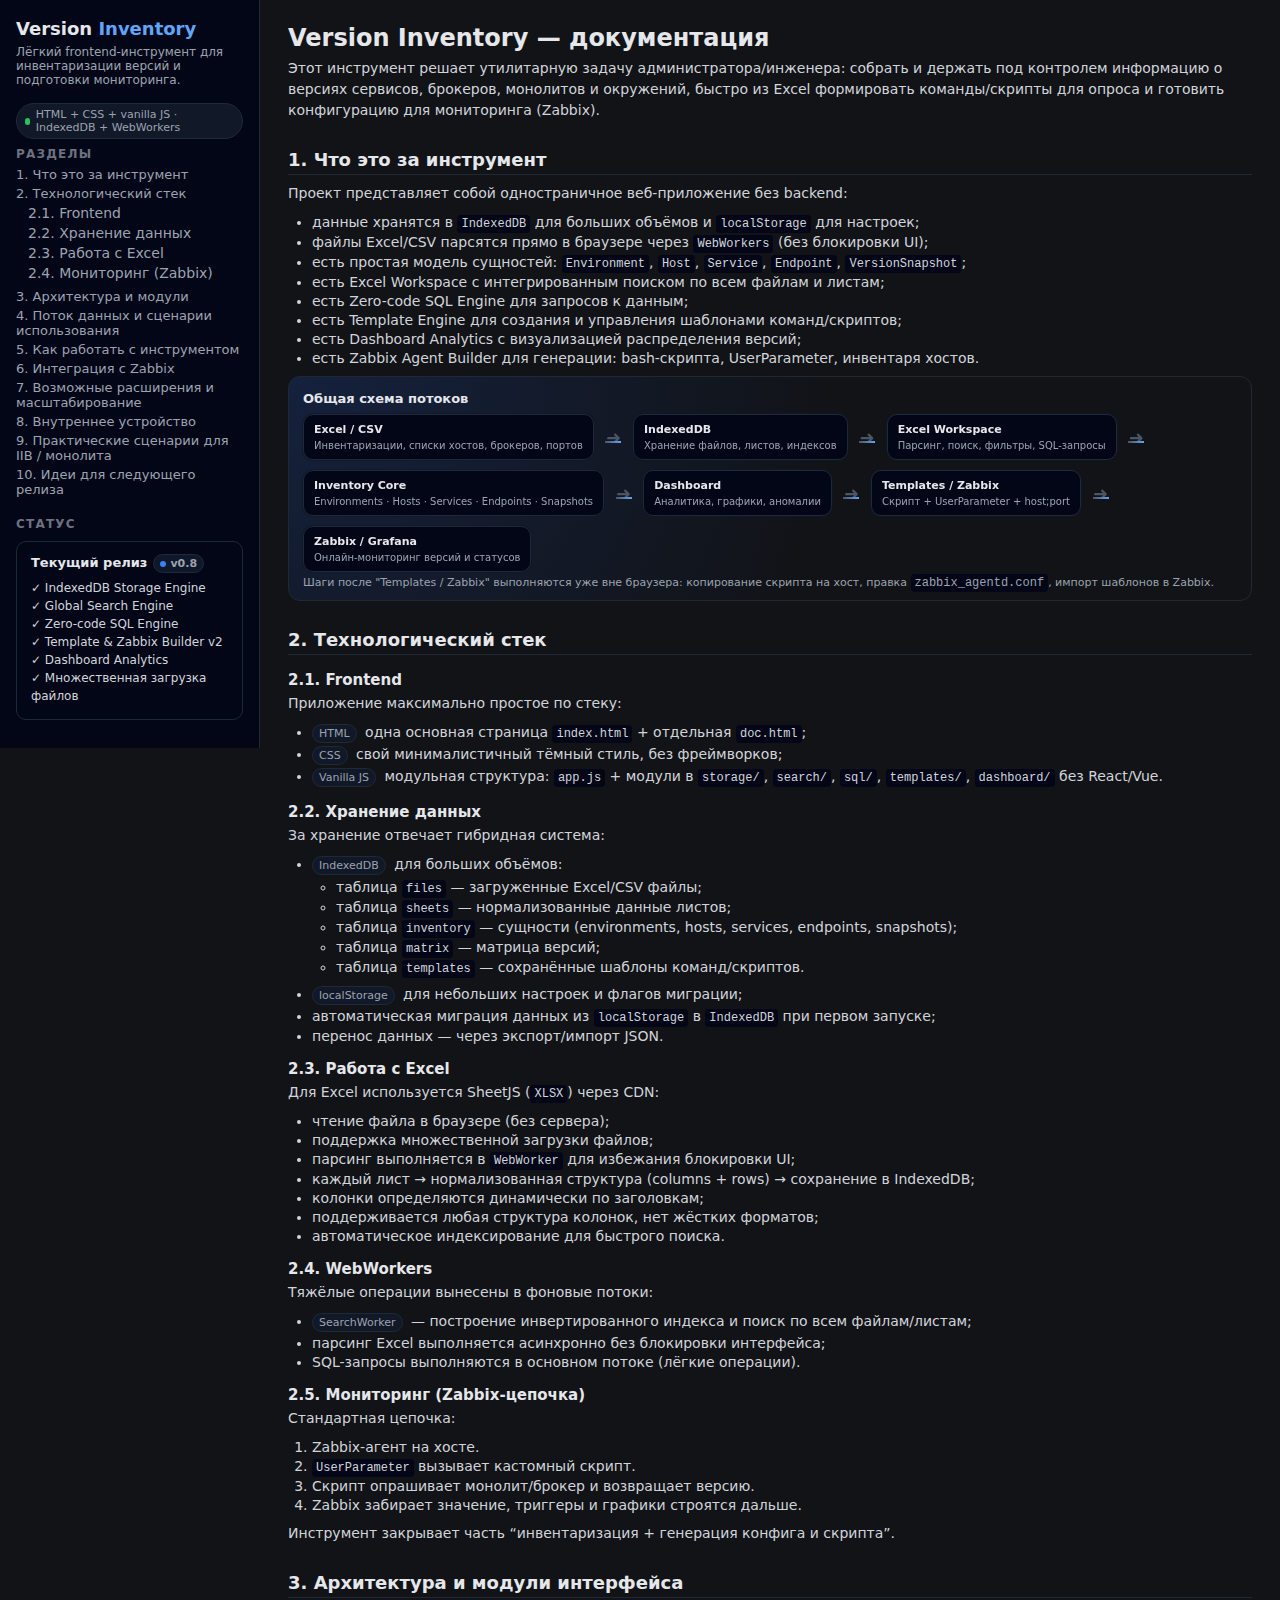
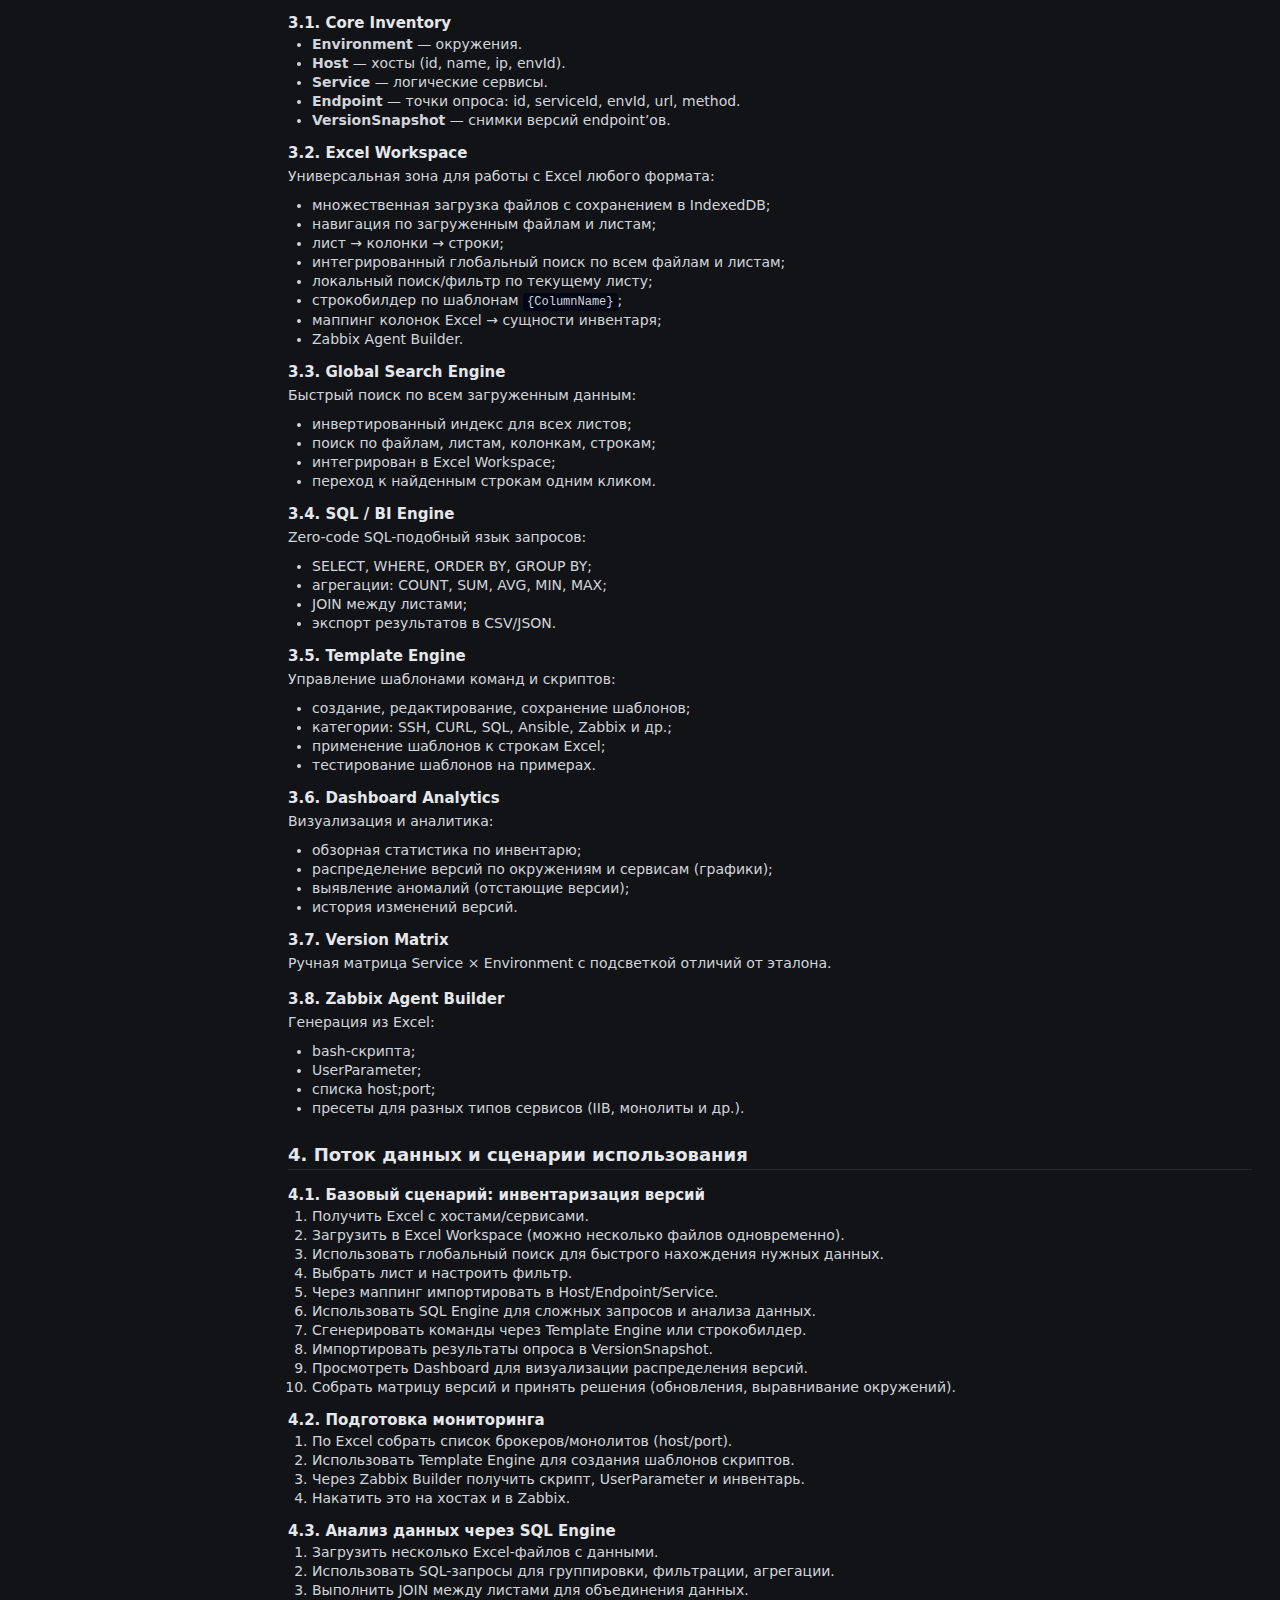
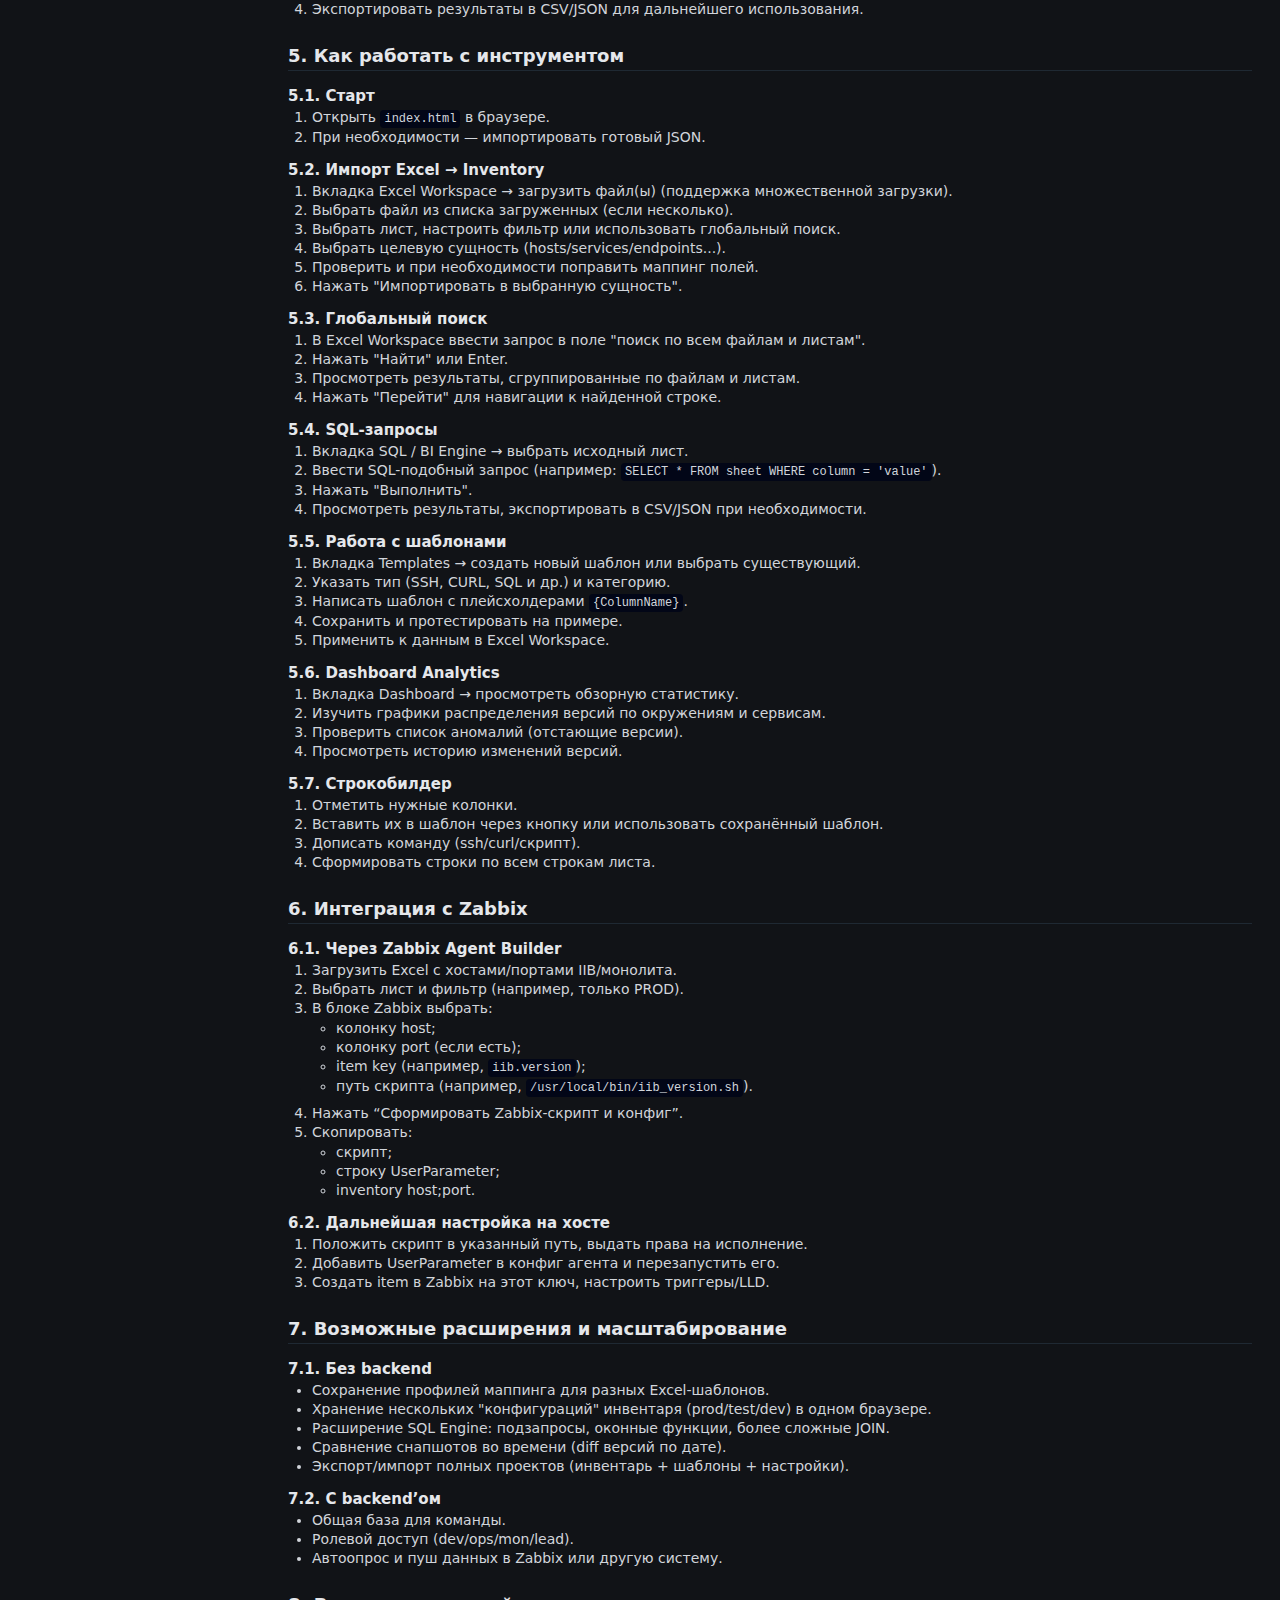
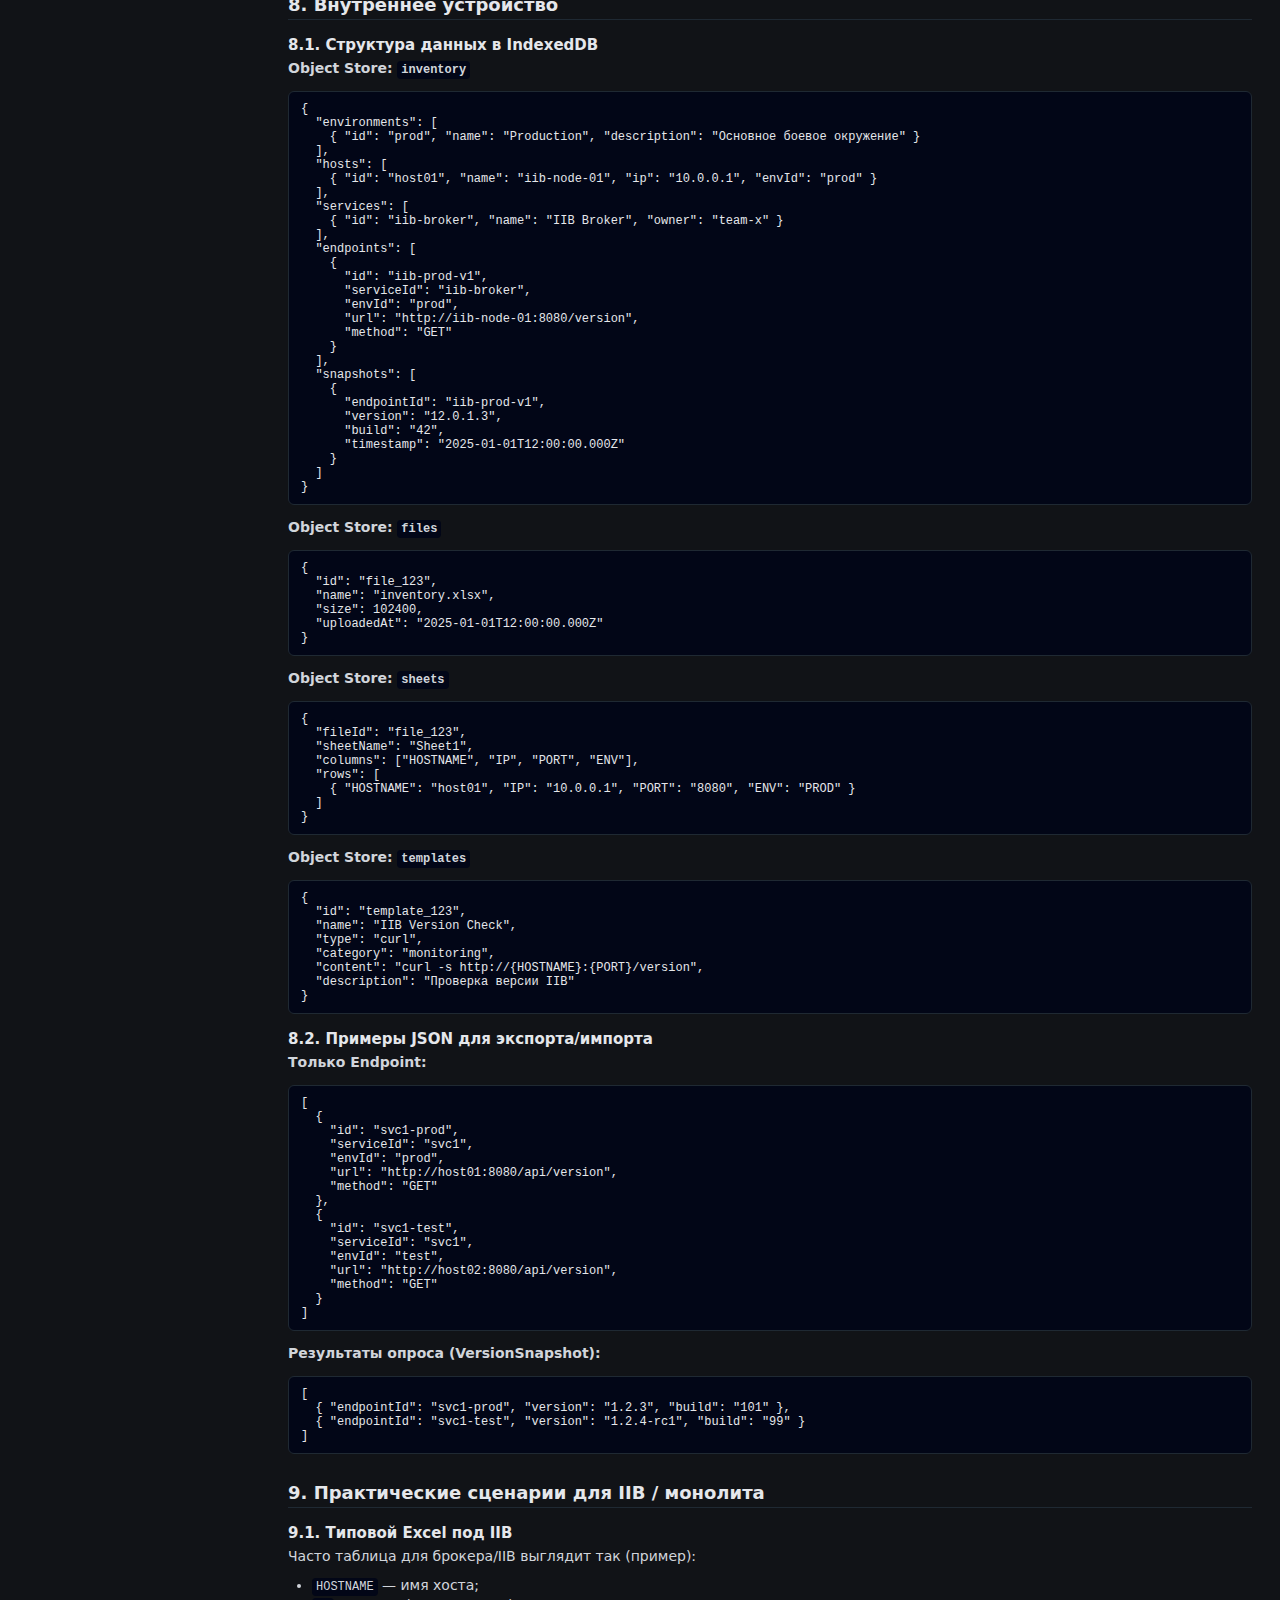
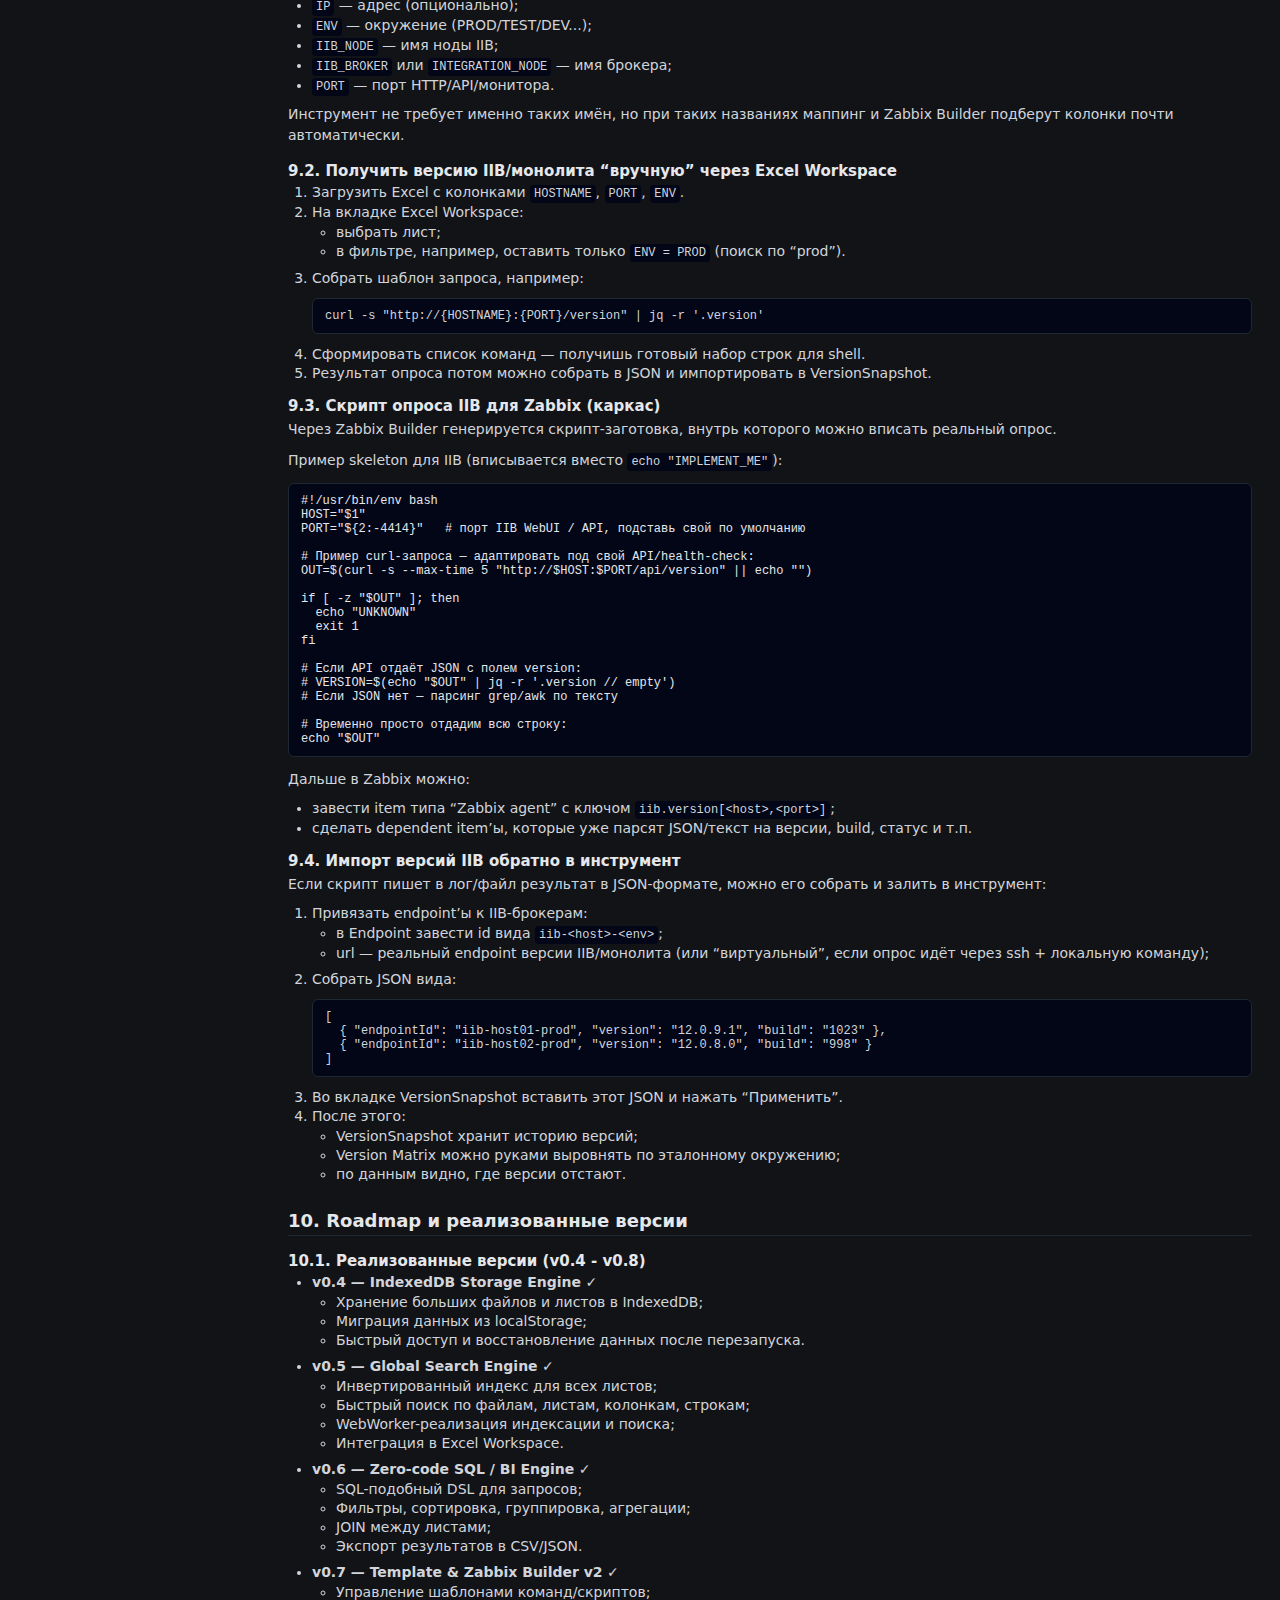
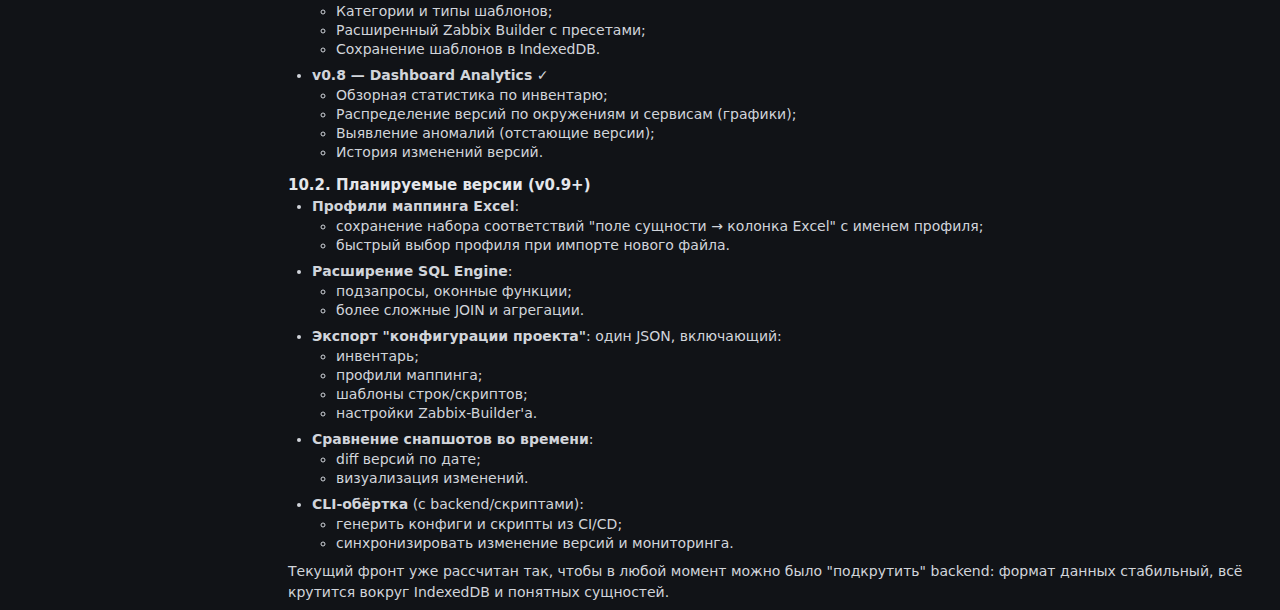
<file: doc.html>
<!DOCTYPE html>
<html lang="ru">
<head>
    <meta charset="UTF-8">
    <title>Version Inventory — Документация</title>
    <style>
        body {
            margin: 0;
            font-family: system-ui, -apple-system, BlinkMacSystemFont, "Segoe UI", sans-serif;
            background: #111317;
            color: #e5e7eb;
        }

        a {
            color: #60a5fa;
        }

        .layout {
            display: grid;
            grid-template-columns: 260px minmax(0, 1fr);
            min-height: 100vh;
        }

        .sidebar {
            background: #020617;
            border-right: 1px solid #1f2933;
            padding: 18px 16px;
            position: sticky;
            top: 0;
            align-self: flex-start;
            max-height: 100vh;
            overflow-y: auto;
        }

        .logo {
            font-weight: 600;
            font-size: 18px;
            margin-bottom: 6px;
        }

        .logo span {
            color: #60a5fa;
        }

        .subtitle {
            font-size: 12px;
            color: #9ca3af;
            margin-bottom: 16px;
        }

        .toc-title {
            font-size: 12px;
            font-weight: 600;
            text-transform: uppercase;
            letter-spacing: 0.1em;
            color: #6b7280;
            margin-bottom: 6px;
        }

        .toc {
            list-style: none;
            padding: 0;
            margin: 0 0 20px 0;
            font-size: 13px;
        }

        .toc li {
            margin-bottom: 4px;
        }

        .toc a {
            text-decoration: none;
            color: #9ca3af;
        }

        .toc a:hover {
            color: #e5e7eb;
        }

        .toc-sub {
            list-style: none;
            padding-left: 12px;
            margin: 4px 0 8px 0;
        }

        .pill {
            display: inline-flex;
            align-items: center;
            gap: 6px;
            font-size: 11px;
            padding: 4px 8px;
            border-radius: 999px;
            background: #111827;
            border: 1px solid #1f2937;
            color: #9ca3af;
            margin-bottom: 8px;
        }

        .pill-dot {
            width: 7px;
            height: 7px;
            border-radius: 999px;
            background: #22c55e;
        }

        .main {
            padding: 24px 28px;
        }

        h1 {
            margin: 0 0 6px 0;
            font-size: 24px;
        }

        h2 {
            margin-top: 28px;
            margin-bottom: 8px;
            font-size: 18px;
            border-bottom: 1px solid #1f2933;
            padding-bottom: 4px;
        }

        h3 {
            margin-top: 16px;
            margin-bottom: 4px;
            font-size: 15px;
        }

        p {
            margin: 4px 0 10px 0;
            font-size: 14px;
            line-height: 1.5;
            color: #d1d5db;
        }

        code {
            font-family: Consolas, monospace;
            font-size: 12px;
            background: #020617;
            border-radius: 4px;
            padding: 2px 4px;
        }

        pre {
            background: #020617;
            border-radius: 6px;
            padding: 10px 12px;
            overflow-x: auto;
            border: 1px solid #1f2933;
            font-size: 12px;
        }

        ul, ol {
            margin: 4px 0 10px 18px;
            padding-left: 6px;
            font-size: 14px;
            color: #d1d5db;
        }

        li {
            margin-bottom: 3px;
        }

        .tag {
            display: inline-block;
            font-size: 11px;
            padding: 2px 6px;
            border-radius: 999px;
            background: #111827;
            border: 1px solid #1f2937;
            color: #9ca3af;
            margin-right: 4px;
        }

        .card {
            border-radius: 10px;
            border: 1px solid #1f2933;
            background: radial-gradient(circle at top left, #020617 0, #020617 35%, #020617 100%);
            padding: 12px 14px;
            margin: 10px 0;
        }

        .card-title {
            font-size: 13px;
            font-weight: 600;
            margin-bottom: 6px;
            color: #e5e7eb;
        }

        .badge {
            display: inline-flex;
            align-items: center;
            font-size: 11px;
            padding: 2px 6px;
            border-radius: 999px;
            background: #0f172a;
            border: 1px solid #1f2937;
            color: #9ca3af;
            margin-left: 6px;
        }

        .badge-dot {
            width: 6px;
            height: 6px;
            border-radius: 999px;
            background: #3b82f6;
            margin-right: 4px;
        }

        /* flow diagram */

        .flow-wrapper {
            margin: 10px 0 16px 0;
            padding: 14px 14px 10px 14px;
            border-radius: 12px;
            border: 1px solid #1f2933;
            background: radial-gradient(circle at top left, rgba(37,99,235,0.18), transparent 55%);
        }

        .flow-title {
            font-size: 13px;
            font-weight: 600;
            margin-bottom: 8px;
            color: #e5e7eb;
        }

        .flow {
            display: flex;
            flex-wrap: wrap;
            align-items: center;
            gap: 10px;
        }

        .flow-node {
            min-width: 120px;
            padding: 8px 10px;
            border-radius: 10px;
            background: #020617;
            border: 1px solid #1f2937;
            font-size: 11px;
            position: relative;
            box-shadow: 0 0 0 1px rgba(15,23,42,0.7);
        }

        .flow-node-title {
            font-weight: 600;
            margin-bottom: 4px;
            color: #e5e7eb;
        }

        .flow-node-sub {
            font-size: 10px;
            color: #9ca3af;
        }

        .flow-arrow {
            font-size: 18px;
            color: #4b5563;
            position: relative;
            padding: 0 2px;
        }

        .flow-arrow::after {
            content: "";
            position: absolute;
            left: 50%;
            top: 70%;
            width: 16px;
            height: 2px;
            background: linear-gradient(90deg, #4b5563, #60a5fa);
            transform: translateX(-50%);
            animation: flow-pulse 1.6s infinite;
        }

        @keyframes flow-pulse {
            0% { opacity: 0.2; width: 6px; }
            40% { opacity: 1; width: 18px; }
            100% { opacity: 0.1; width: 6px; }
        }

        .note {
            font-size: 11px;
            color: #9ca3af;
            margin-top: 4px;
        }

        @media (max-width: 880px) {
            .layout {
                grid-template-columns: 1fr;
            }
            .sidebar {
                position: static;
                max-height: none;
                border-right: none;
                border-bottom: 1px solid #1f2933;
            }
        }
    </style>
</head>
<body>
<div class="layout">
    <aside class="sidebar">
        <div class="logo">Version <span>Inventory</span></div>
        <div class="subtitle">Лёгкий frontend-инструмент для инвентаризации версий и подготовки мониторинга.</div>

        <div class="pill">
            <span class="pill-dot"></span>
            HTML + CSS + vanilla JS · IndexedDB + WebWorkers
        </div>

        <div class="toc-title">Разделы</div>
        <ul class="toc">
            <li><a href="#overview">1. Что это за инструмент</a></li>
            <li><a href="#stack">2. Технологический стек</a>
                <ul class="toc-sub">
                    <li><a href="#stack-frontend">2.1. Frontend</a></li>
                    <li><a href="#stack-storage">2.2. Хранение данных</a></li>
                    <li><a href="#stack-excel">2.3. Работа с Excel</a></li>
                    <li><a href="#stack-monitoring">2.4. Мониторинг (Zabbix)</a></li>
                </ul>
            </li>
            <li><a href="#modules">3. Архитектура и модули</a></li>
            <li><a href="#flows">4. Поток данных и сценарии использования</a></li>
            <li><a href="#howto">5. Как работать с инструментом</a></li>
            <li><a href="#zabbix-howto">6. Интеграция с Zabbix</a></li>
            <li><a href="#ext">7. Возможные расширения и масштабирование</a></li>
            <li><a href="#internals">8. Внутреннее устройство</a></li>
            <li><a href="#iib">9. Практические сценарии для IIB / монолита</a></li>
            <li><a href="#roadmap">10. Идеи для следующего релиза</a></li>
        </ul>

        <div class="toc-title">Статус</div>
        <div class="card">
            <div class="card-title">
                Текущий релиз<span class="badge"><span class="badge-dot"></span>v0.8</span>
            </div>
            <p style="font-size:12px;margin:4px 0 2px 0;">
                ✓ IndexedDB Storage Engine<br>
                ✓ Global Search Engine<br>
                ✓ Zero-code SQL Engine<br>
                ✓ Template & Zabbix Builder v2<br>
                ✓ Dashboard Analytics<br>
                ✓ Множественная загрузка файлов<br>
            </p>
        </div>
    </aside>

    <main class="main">
        <section id="overview">
            <h1>Version Inventory — документация</h1>
            <p>
                Этот инструмент решает утилитарную задачу администратора/инженера:
                собрать и держать под контролем информацию о версиях сервисов, брокеров, монолитов и окружений,
                быстро из Excel формировать команды/скрипты для опроса и готовить конфигурацию для мониторинга (Zabbix).
            </p>

            <h2>1. Что это за инструмент</h2>
            <p>
                Проект представляет собой одностраничное веб-приложение без backend:
            </p>
            <ul>
                <li>данные хранятся в <code>IndexedDB</code> для больших объёмов и <code>localStorage</code> для настроек;</li>
                <li>файлы Excel/CSV парсятся прямо в браузере через <code>WebWorkers</code> (без блокировки UI);</li>
                <li>есть простая модель сущностей: <code>Environment</code>, <code>Host</code>, <code>Service</code>, <code>Endpoint</code>, <code>VersionSnapshot</code>;</li>
                <li>есть Excel Workspace с интегрированным поиском по всем файлам и листам;</li>
                <li>есть Zero-code SQL Engine для запросов к данным;</li>
                <li>есть Template Engine для создания и управления шаблонами команд/скриптов;</li>
                <li>есть Dashboard Analytics с визуализацией распределения версий;</li>
                <li>есть Zabbix Agent Builder для генерации: bash-скрипта, UserParameter, инвентаря хостов.</li>
            </ul>

            <div class="flow-wrapper" id="flows">
                <div class="flow-title">Общая схема потоков</div>
                <div class="flow">
                    <div class="flow-node">
                        <div class="flow-node-title">Excel / CSV</div>
                        <div class="flow-node-sub">Инвентаризации, списки хостов, брокеров, портов</div>
                    </div>
                    <div class="flow-arrow">➜</div>
                    <div class="flow-node">
                        <div class="flow-node-title">IndexedDB</div>
                        <div class="flow-node-sub">Хранение файлов, листов, индексов</div>
                    </div>
                    <div class="flow-arrow">➜</div>
                    <div class="flow-node">
                        <div class="flow-node-title">Excel Workspace</div>
                        <div class="flow-node-sub">Парсинг, поиск, фильтры, SQL-запросы</div>
                    </div>
                    <div class="flow-arrow">➜</div>
                    <div class="flow-node">
                        <div class="flow-node-title">Inventory Core</div>
                        <div class="flow-node-sub">Environments · Hosts · Services · Endpoints · Snapshots</div>
                    </div>
                    <div class="flow-arrow">➜</div>
                    <div class="flow-node">
                        <div class="flow-node-title">Dashboard</div>
                        <div class="flow-node-sub">Аналитика, графики, аномалии</div>
                    </div>
                    <div class="flow-arrow">➜</div>
                    <div class="flow-node">
                        <div class="flow-node-title">Templates / Zabbix</div>
                        <div class="flow-node-sub">Скрипт + UserParameter + host;port</div>
                    </div>
                    <div class="flow-arrow">➜</div>
                    <div class="flow-node">
                        <div class="flow-node-title">Zabbix / Grafana</div>
                        <div class="flow-node-sub">Онлайн-мониторинг версий и статусов</div>
                    </div>
                </div>
                <div class="note">
                    Шаги после "Templates / Zabbix" выполняются уже вне браузера: копирование скрипта на хост, правка
                    <code>zabbix_agentd.conf</code>, импорт шаблонов в Zabbix.
                </div>
            </div>
        </section>

        <section id="stack">
            <h2>2. Технологический стек</h2>

            <h3 id="stack-frontend">2.1. Frontend</h3>
            <p>Приложение максимально простое по стеку:</p>
            <ul>
                <li><span class="tag">HTML</span> одна основная страница <code>index.html</code> + отдельная <code>doc.html</code>;</li>
                <li><span class="tag">CSS</span> свой минималистичный тёмный стиль, без фреймворков;</li>
                <li><span class="tag">Vanilla JS</span> модульная структура: <code>app.js</code> + модули в <code>storage/</code>, <code>search/</code>, <code>sql/</code>, <code>templates/</code>, <code>dashboard/</code> без React/Vue.</li>
            </ul>

            <h3 id="stack-storage">2.2. Хранение данных</h3>
            <p>За хранение отвечает гибридная система:</p>
            <ul>
                <li><span class="tag">IndexedDB</span> для больших объёмов:
                    <ul>
                        <li>таблица <code>files</code> — загруженные Excel/CSV файлы;</li>
                        <li>таблица <code>sheets</code> — нормализованные данные листов;</li>
                        <li>таблица <code>inventory</code> — сущности (environments, hosts, services, endpoints, snapshots);</li>
                        <li>таблица <code>matrix</code> — матрица версий;</li>
                        <li>таблица <code>templates</code> — сохранённые шаблоны команд/скриптов.</li>
                    </ul>
                </li>
                <li><span class="tag">localStorage</span> для небольших настроек и флагов миграции;</li>
                <li>автоматическая миграция данных из <code>localStorage</code> в <code>IndexedDB</code> при первом запуске;</li>
                <li>перенос данных — через экспорт/импорт JSON.</li>
            </ul>

            <h3 id="stack-excel">2.3. Работа с Excel</h3>
            <p>Для Excel используется SheetJS (<code>XLSX</code>) через CDN:</p>
            <ul>
                <li>чтение файла в браузере (без сервера);</li>
                <li>поддержка множественной загрузки файлов;</li>
                <li>парсинг выполняется в <code>WebWorker</code> для избежания блокировки UI;</li>
                <li>каждый лист → нормализованная структура (columns + rows) → сохранение в IndexedDB;</li>
                <li>колонки определяются динамически по заголовкам;</li>
                <li>поддерживается любая структура колонок, нет жёстких форматов;</li>
                <li>автоматическое индексирование для быстрого поиска.</li>
            </ul>

            <h3 id="stack-workers">2.4. WebWorkers</h3>
            <p>Тяжёлые операции вынесены в фоновые потоки:</p>
            <ul>
                <li><span class="tag">SearchWorker</span> — построение инвертированного индекса и поиск по всем файлам/листам;</li>
                <li>парсинг Excel выполняется асинхронно без блокировки интерфейса;</li>
                <li>SQL-запросы выполняются в основном потоке (лёгкие операции).</li>
            </ul>

            <h3 id="stack-monitoring">2.5. Мониторинг (Zabbix-цепочка)</h3>
            <p>Стандартная цепочка:</p>
            <ol>
                <li>Zabbix-агент на хосте.</li>
                <li><code>UserParameter</code> вызывает кастомный скрипт.</li>
                <li>Скрипт опрашивает монолит/брокер и возвращает версию.</li>
                <li>Zabbix забирает значение, триггеры и графики строятся дальше.</li>
            </ol>
            <p>Инструмент закрывает часть “инвентаризация + генерация конфига и скрипта”.</p>
        </section>

        <section id="modules">
            <h2>3. Архитектура и модули интерфейса</h2>

            <h3>3.1. Core Inventory</h3>
            <ul>
                <li><strong>Environment</strong> — окружения.</li>
                <li><strong>Host</strong> — хосты (id, name, ip, envId).</li>
                <li><strong>Service</strong> — логические сервисы.</li>
                <li><strong>Endpoint</strong> — точки опроса: id, serviceId, envId, url, method.</li>
                <li><strong>VersionSnapshot</strong> — снимки версий endpoint’ов.</li>
            </ul>

            <h3>3.2. Excel Workspace</h3>
            <p>Универсальная зона для работы с Excel любого формата:</p>
            <ul>
                <li>множественная загрузка файлов с сохранением в IndexedDB;</li>
                <li>навигация по загруженным файлам и листам;</li>
                <li>лист → колонки → строки;</li>
                <li>интегрированный глобальный поиск по всем файлам и листам;</li>
                <li>локальный поиск/фильтр по текущему листу;</li>
                <li>строкобилдер по шаблонам <code>{ColumnName}</code>;</li>
                <li>маппинг колонок Excel → сущности инвентаря;</li>
                <li>Zabbix Agent Builder.</li>
            </ul>

            <h3>3.3. Global Search Engine</h3>
            <p>Быстрый поиск по всем загруженным данным:</p>
            <ul>
                <li>инвертированный индекс для всех листов;</li>
                <li>поиск по файлам, листам, колонкам, строкам;</li>
                <li>интегрирован в Excel Workspace;</li>
                <li>переход к найденным строкам одним кликом.</li>
            </ul>

            <h3>3.4. SQL / BI Engine</h3>
            <p>Zero-code SQL-подобный язык запросов:</p>
            <ul>
                <li>SELECT, WHERE, ORDER BY, GROUP BY;</li>
                <li>агрегации: COUNT, SUM, AVG, MIN, MAX;</li>
                <li>JOIN между листами;</li>
                <li>экспорт результатов в CSV/JSON.</li>
            </ul>

            <h3>3.5. Template Engine</h3>
            <p>Управление шаблонами команд и скриптов:</p>
            <ul>
                <li>создание, редактирование, сохранение шаблонов;</li>
                <li>категории: SSH, CURL, SQL, Ansible, Zabbix и др.;</li>
                <li>применение шаблонов к строкам Excel;</li>
                <li>тестирование шаблонов на примерах.</li>
            </ul>

            <h3>3.6. Dashboard Analytics</h3>
            <p>Визуализация и аналитика:</p>
            <ul>
                <li>обзорная статистика по инвентарю;</li>
                <li>распределение версий по окружениям и сервисам (графики);</li>
                <li>выявление аномалий (отстающие версии);</li>
                <li>история изменений версий.</li>
            </ul>

            <h3>3.7. Version Matrix</h3>
            <p>Ручная матрица Service × Environment с подсветкой отличий от эталона.</p>

            <h3>3.8. Zabbix Agent Builder</h3>
            <p>Генерация из Excel:</p>
            <ul>
                <li>bash-скрипта;</li>
                <li>UserParameter;</li>
                <li>списка host;port;</li>
                <li>пресеты для разных типов сервисов (IIB, монолиты и др.).</li>
            </ul>
        </section>

        <section>
            <h2>4. Поток данных и сценарии использования</h2>

            <h3>4.1. Базовый сценарий: инвентаризация версий</h3>
            <ol>
                <li>Получить Excel с хостами/сервисами.</li>
                <li>Загрузить в Excel Workspace (можно несколько файлов одновременно).</li>
                <li>Использовать глобальный поиск для быстрого нахождения нужных данных.</li>
                <li>Выбрать лист и настроить фильтр.</li>
                <li>Через маппинг импортировать в Host/Endpoint/Service.</li>
                <li>Использовать SQL Engine для сложных запросов и анализа данных.</li>
                <li>Сгенерировать команды через Template Engine или строкобилдер.</li>
                <li>Импортировать результаты опроса в VersionSnapshot.</li>
                <li>Просмотреть Dashboard для визуализации распределения версий.</li>
                <li>Собрать матрицу версий и принять решения (обновления, выравнивание окружений).</li>
            </ol>

            <h3>4.2. Подготовка мониторинга</h3>
            <ol>
                <li>По Excel собрать список брокеров/монолитов (host/port).</li>
                <li>Использовать Template Engine для создания шаблонов скриптов.</li>
                <li>Через Zabbix Builder получить скрипт, UserParameter и инвентарь.</li>
                <li>Накатить это на хостах и в Zabbix.</li>
            </ol>

            <h3>4.3. Анализ данных через SQL Engine</h3>
            <ol>
                <li>Загрузить несколько Excel-файлов с данными.</li>
                <li>Использовать SQL-запросы для группировки, фильтрации, агрегации.</li>
                <li>Выполнить JOIN между листами для объединения данных.</li>
                <li>Экспортировать результаты в CSV/JSON для дальнейшего использования.</li>
            </ol>
        </section>

        <section id="howto">
            <h2>5. Как работать с инструментом</h2>

            <h3>5.1. Старт</h3>
            <ol>
                <li>Открыть <code>index.html</code> в браузере.</li>
                <li>При необходимости — импортировать готовый JSON.</li>
            </ol>

            <h3>5.2. Импорт Excel → Inventory</h3>
            <ol>
                <li>Вкладка Excel Workspace → загрузить файл(ы) (поддержка множественной загрузки).</li>
                <li>Выбрать файл из списка загруженных (если несколько).</li>
                <li>Выбрать лист, настроить фильтр или использовать глобальный поиск.</li>
                <li>Выбрать целевую сущность (hosts/services/endpoints...).</li>
                <li>Проверить и при необходимости поправить маппинг полей.</li>
                <li>Нажать "Импортировать в выбранную сущность".</li>
            </ol>

            <h3>5.3. Глобальный поиск</h3>
            <ol>
                <li>В Excel Workspace ввести запрос в поле "поиск по всем файлам и листам".</li>
                <li>Нажать "Найти" или Enter.</li>
                <li>Просмотреть результаты, сгруппированные по файлам и листам.</li>
                <li>Нажать "Перейти" для навигации к найденной строке.</li>
            </ol>

            <h3>5.4. SQL-запросы</h3>
            <ol>
                <li>Вкладка SQL / BI Engine → выбрать исходный лист.</li>
                <li>Ввести SQL-подобный запрос (например: <code>SELECT * FROM sheet WHERE column = 'value'</code>).</li>
                <li>Нажать "Выполнить".</li>
                <li>Просмотреть результаты, экспортировать в CSV/JSON при необходимости.</li>
            </ol>

            <h3>5.5. Работа с шаблонами</h3>
            <ol>
                <li>Вкладка Templates → создать новый шаблон или выбрать существующий.</li>
                <li>Указать тип (SSH, CURL, SQL и др.) и категорию.</li>
                <li>Написать шаблон с плейсхолдерами <code>{ColumnName}</code>.</li>
                <li>Сохранить и протестировать на примере.</li>
                <li>Применить к данным в Excel Workspace.</li>
            </ol>

            <h3>5.6. Dashboard Analytics</h3>
            <ol>
                <li>Вкладка Dashboard → просмотреть обзорную статистику.</li>
                <li>Изучить графики распределения версий по окружениям и сервисам.</li>
                <li>Проверить список аномалий (отстающие версии).</li>
                <li>Просмотреть историю изменений версий.</li>
            </ol>

            <h3>5.7. Строкобилдер</h3>
            <ol>
                <li>Отметить нужные колонки.</li>
                <li>Вставить их в шаблон через кнопку или использовать сохранённый шаблон.</li>
                <li>Дописать команду (ssh/curl/скрипт).</li>
                <li>Сформировать строки по всем строкам листа.</li>
            </ol>
        </section>

        <section id="zabbix-howto">
            <h2>6. Интеграция с Zabbix</h2>

            <h3>6.1. Через Zabbix Agent Builder</h3>
            <ol>
                <li>Загрузить Excel с хостами/портами IIB/монолита.</li>
                <li>Выбрать лист и фильтр (например, только PROD).</li>
                <li>В блоке Zabbix выбрать:
                    <ul>
                        <li>колонку host;</li>
                        <li>колонку port (если есть);</li>
                        <li>item key (например, <code>iib.version</code>);</li>
                        <li>путь скрипта (например, <code>/usr/local/bin/iib_version.sh</code>).</li>
                    </ul>
                </li>
                <li>Нажать “Сформировать Zabbix-скрипт и конфиг”.</li>
                <li>Скопировать:
                    <ul>
                        <li>скрипт;</li>
                        <li>строку UserParameter;</li>
                        <li>inventory host;port.</li>
                    </ul>
                </li>
            </ol>

            <h3>6.2. Дальнейшая настройка на хосте</h3>
            <ol>
                <li>Положить скрипт в указанный путь, выдать права на исполнение.</li>
                <li>Добавить UserParameter в конфиг агента и перезапустить его.</li>
                <li>Создать item в Zabbix на этот ключ, настроить триггеры/LLD.</li>
            </ol>
        </section>

        <section id="ext">
            <h2>7. Возможные расширения и масштабирование</h2>

            <h3>7.1. Без backend</h3>
            <ul>
                <li>Сохранение профилей маппинга для разных Excel-шаблонов.</li>
                <li>Хранение нескольких "конфигураций" инвентаря (prod/test/dev) в одном браузере.</li>
                <li>Расширение SQL Engine: подзапросы, оконные функции, более сложные JOIN.</li>
                <li>Сравнение снапшотов во времени (diff версий по дате).</li>
                <li>Экспорт/импорт полных проектов (инвентарь + шаблоны + настройки).</li>
            </ul>

            <h3>7.2. С backend’ом</h3>
            <ul>
                <li>Общая база для команды.</li>
                <li>Ролевой доступ (dev/ops/mon/lead).</li>
                <li>Автоопрос и пуш данных в Zabbix или другую систему.</li>
            </ul>
        </section>

        <section id="internals">
            <h2>8. Внутреннее устройство</h2>

            <h3>8.1. Структура данных в IndexedDB</h3>
            <p><strong>Object Store: <code>inventory</code></strong></p>
            <pre>{
  "environments": [
    { "id": "prod", "name": "Production", "description": "Основное боевое окружение" }
  ],
  "hosts": [
    { "id": "host01", "name": "iib-node-01", "ip": "10.0.0.1", "envId": "prod" }
  ],
  "services": [
    { "id": "iib-broker", "name": "IIB Broker", "owner": "team-x" }
  ],
  "endpoints": [
    {
      "id": "iib-prod-v1",
      "serviceId": "iib-broker",
      "envId": "prod",
      "url": "http://iib-node-01:8080/version",
      "method": "GET"
    }
  ],
  "snapshots": [
    {
      "endpointId": "iib-prod-v1",
      "version": "12.0.1.3",
      "build": "42",
      "timestamp": "2025-01-01T12:00:00.000Z"
    }
  ]
}</pre>
            <p><strong>Object Store: <code>files</code></strong></p>
            <pre>{
  "id": "file_123",
  "name": "inventory.xlsx",
  "size": 102400,
  "uploadedAt": "2025-01-01T12:00:00.000Z"
}</pre>
            <p><strong>Object Store: <code>sheets</code></strong></p>
            <pre>{
  "fileId": "file_123",
  "sheetName": "Sheet1",
  "columns": ["HOSTNAME", "IP", "PORT", "ENV"],
  "rows": [
    { "HOSTNAME": "host01", "IP": "10.0.0.1", "PORT": "8080", "ENV": "PROD" }
  ]
}</pre>
            <p><strong>Object Store: <code>templates</code></strong></p>
            <pre>{
  "id": "template_123",
  "name": "IIB Version Check",
  "type": "curl",
  "category": "monitoring",
  "content": "curl -s http://{HOSTNAME}:{PORT}/version",
  "description": "Проверка версии IIB"
}</pre>

            <h3>8.2. Примеры JSON для экспорта/импорта</h3>
            <p><strong>Только Endpoint:</strong></p>
            <pre>[
  {
    "id": "svc1-prod",
    "serviceId": "svc1",
    "envId": "prod",
    "url": "http://host01:8080/api/version",
    "method": "GET"
  },
  {
    "id": "svc1-test",
    "serviceId": "svc1",
    "envId": "test",
    "url": "http://host02:8080/api/version",
    "method": "GET"
  }
]</pre>

            <p><strong>Результаты опроса (VersionSnapshot):</strong></p>
            <pre>[
  { "endpointId": "svc1-prod", "version": "1.2.3", "build": "101" },
  { "endpointId": "svc1-test", "version": "1.2.4-rc1", "build": "99" }
]</pre>
        </section>

        <section id="iib">
            <h2>9. Практические сценарии для IIB / монолита</h2>

            <h3>9.1. Типовой Excel под IIB</h3>
            <p>Часто таблица для брокера/IIB выглядит так (пример):</p>
            <ul>
                <li><code>HOSTNAME</code> — имя хоста;</li>
                <li><code>IP</code> — адрес (опционально);</li>
                <li><code>ENV</code> — окружение (PROD/TEST/DEV...);</li>
                <li><code>IIB_NODE</code> — имя ноды IIB;</li>
                <li><code>IIB_BROKER</code> или <code>INTEGRATION_NODE</code> — имя брокера;</li>
                <li><code>PORT</code> — порт HTTP/API/монитора.</li>
            </ul>
            <p>Инструмент не требует именно таких имён, но при таких названиях маппинг и Zabbix Builder подберут колонки почти автоматически.</p>

            <h3>9.2. Получить версию IIB/монолита “вручную” через Excel Workspace</h3>
            <ol>
                <li>Загрузить Excel с колонками <code>HOSTNAME</code>, <code>PORT</code>, <code>ENV</code>.</li>
                <li>На вкладке Excel Workspace:
                    <ul>
                        <li>выбрать лист;</li>
                        <li>в фильтре, например, оставить только <code>ENV = PROD</code> (поиск по “prod”).</li>
                    </ul>
                </li>
                <li>Собрать шаблон запроса, например:
                    <pre>curl -s "http://{HOSTNAME}:{PORT}/version" | jq -r '.version'</pre>
                </li>
                <li>Сформировать список команд — получишь готовый набор строк для shell.</li>
                <li>Результат опроса потом можно собрать в JSON и импортировать в VersionSnapshot.</li>
            </ol>

            <h3>9.3. Скрипт опроса IIB для Zabbix (каркас)</h3>
            <p>Через Zabbix Builder генерируется скрипт-заготовка, внутрь которого можно вписать реальный опрос.</p>
            <p>Пример skeleton для IIB (вписывается вместо <code>echo "IMPLEMENT_ME"</code>):</p>
            <pre>#!/usr/bin/env bash
HOST="$1"
PORT="${2:-4414}"   # порт IIB WebUI / API, подставь свой по умолчанию

# Пример curl-запроса — адаптировать под свой API/health-check:
OUT=$(curl -s --max-time 5 "http://$HOST:$PORT/api/version" || echo "")

if [ -z "$OUT" ]; then
  echo "UNKNOWN"
  exit 1
fi

# Если API отдаёт JSON с полем version:
# VERSION=$(echo "$OUT" | jq -r '.version // empty')
# Если JSON нет — парсинг grep/awk по тексту

# Временно просто отдадим всю строку:
echo "$OUT"</pre>

            <p>Дальше в Zabbix можно:</p>
            <ul>
                <li>завести item типа “Zabbix agent” с ключом <code>iib.version[&lt;host&gt;,&lt;port&gt;]</code>;</li>
                <li>сделать dependent item’ы, которые уже парсят JSON/текст на версии, build, статус и т.п.</li>
            </ul>

            <h3>9.4. Импорт версий IIB обратно в инструмент</h3>
            <p>Если скрипт пишет в лог/файл результат в JSON-формате, можно его собрать и залить в инструмент:</p>
            <ol>
                <li>Привязать endpoint’ы к IIB-брокерам:
                    <ul>
                        <li>в Endpoint завести id вида <code>iib-&lt;host&gt;-&lt;env&gt;</code>;</li>
                        <li>url — реальный endpoint версии IIB/монолита (или “виртуальный”, если опрос идёт через ssh + локальную команду);</li>
                    </ul>
                </li>
                <li>Собрать JSON вида:
                    <pre>[
  { "endpointId": "iib-host01-prod", "version": "12.0.9.1", "build": "1023" },
  { "endpointId": "iib-host02-prod", "version": "12.0.8.0", "build": "998" }
]</pre>
                </li>
                <li>Во вкладке VersionSnapshot вставить этот JSON и нажать “Применить”.</li>
                <li>После этого:
                    <ul>
                        <li>VersionSnapshot хранит историю версий;</li>
                        <li>Version Matrix можно руками выровнять по эталонному окружению;</li>
                        <li>по данным видно, где версии отстают.</li>
                    </ul>
                </li>
            </ol>
        </section>

        <section id="roadmap">
            <h2>10. Roadmap и реализованные версии</h2>

            <h3>10.1. Реализованные версии (v0.4 - v0.8)</h3>
            <ul>
                <li><strong>v0.4 — IndexedDB Storage Engine</strong> ✓
                    <ul>
                        <li>Хранение больших файлов и листов в IndexedDB;</li>
                        <li>Миграция данных из localStorage;</li>
                        <li>Быстрый доступ и восстановление данных после перезапуска.</li>
                    </ul>
                </li>
                <li><strong>v0.5 — Global Search Engine</strong> ✓
                    <ul>
                        <li>Инвертированный индекс для всех листов;</li>
                        <li>Быстрый поиск по файлам, листам, колонкам, строкам;</li>
                        <li>WebWorker-реализация индексации и поиска;</li>
                        <li>Интеграция в Excel Workspace.</li>
                    </ul>
                </li>
                <li><strong>v0.6 — Zero-code SQL / BI Engine</strong> ✓
                    <ul>
                        <li>SQL-подобный DSL для запросов;</li>
                        <li>Фильтры, сортировка, группировка, агрегации;</li>
                        <li>JOIN между листами;</li>
                        <li>Экспорт результатов в CSV/JSON.</li>
                    </ul>
                </li>
                <li><strong>v0.7 — Template & Zabbix Builder v2</strong> ✓
                    <ul>
                        <li>Управление шаблонами команд/скриптов;</li>
                        <li>Категории и типы шаблонов;</li>
                        <li>Расширенный Zabbix Builder с пресетами;</li>
                        <li>Сохранение шаблонов в IndexedDB.</li>
                    </ul>
                </li>
                <li><strong>v0.8 — Dashboard Analytics</strong> ✓
                    <ul>
                        <li>Обзорная статистика по инвентарю;</li>
                        <li>Распределение версий по окружениям и сервисам (графики);</li>
                        <li>Выявление аномалий (отстающие версии);</li>
                        <li>История изменений версий.</li>
                    </ul>
                </li>
            </ul>

            <h3>10.2. Планируемые версии (v0.9+)</h3>
            <ul>
                <li><strong>Профили маппинга Excel</strong>:
                    <ul>
                        <li>сохранение набора соответствий "поле сущности → колонка Excel" с именем профиля;</li>
                        <li>быстрый выбор профиля при импорте нового файла.</li>
                    </ul>
                </li>
                <li><strong>Расширение SQL Engine</strong>:
                    <ul>
                        <li>подзапросы, оконные функции;</li>
                        <li>более сложные JOIN и агрегации.</li>
                    </ul>
                </li>
                <li><strong>Экспорт "конфигурации проекта"</strong>:
                    один JSON, включающий:
                    <ul>
                        <li>инвентарь;</li>
                        <li>профили маппинга;</li>
                        <li>шаблоны строк/скриптов;</li>
                        <li>настройки Zabbix-Builder'а.</li>
                    </ul>
                </li>
                <li><strong>Сравнение снапшотов во времени</strong>:
                    <ul>
                        <li>diff версий по дате;</li>
                        <li>визуализация изменений.</li>
                    </ul>
                </li>
                <li><strong>CLI-обёртка</strong> (с backend/скриптами):
                    <ul>
                        <li>генерить конфиги и скрипты из CI/CD;</li>
                        <li>синхронизировать изменение версий и мониторинга.</li>
                    </ul>
                </li>
            </ul>

            <p>Текущий фронт уже рассчитан так, чтобы в любой момент можно было "подкрутить" backend:
                формат данных стабильный, всё крутится вокруг IndexedDB и понятных сущностей.</p>
        </section>
    </main>
</div>
</body>
</html>
</file>
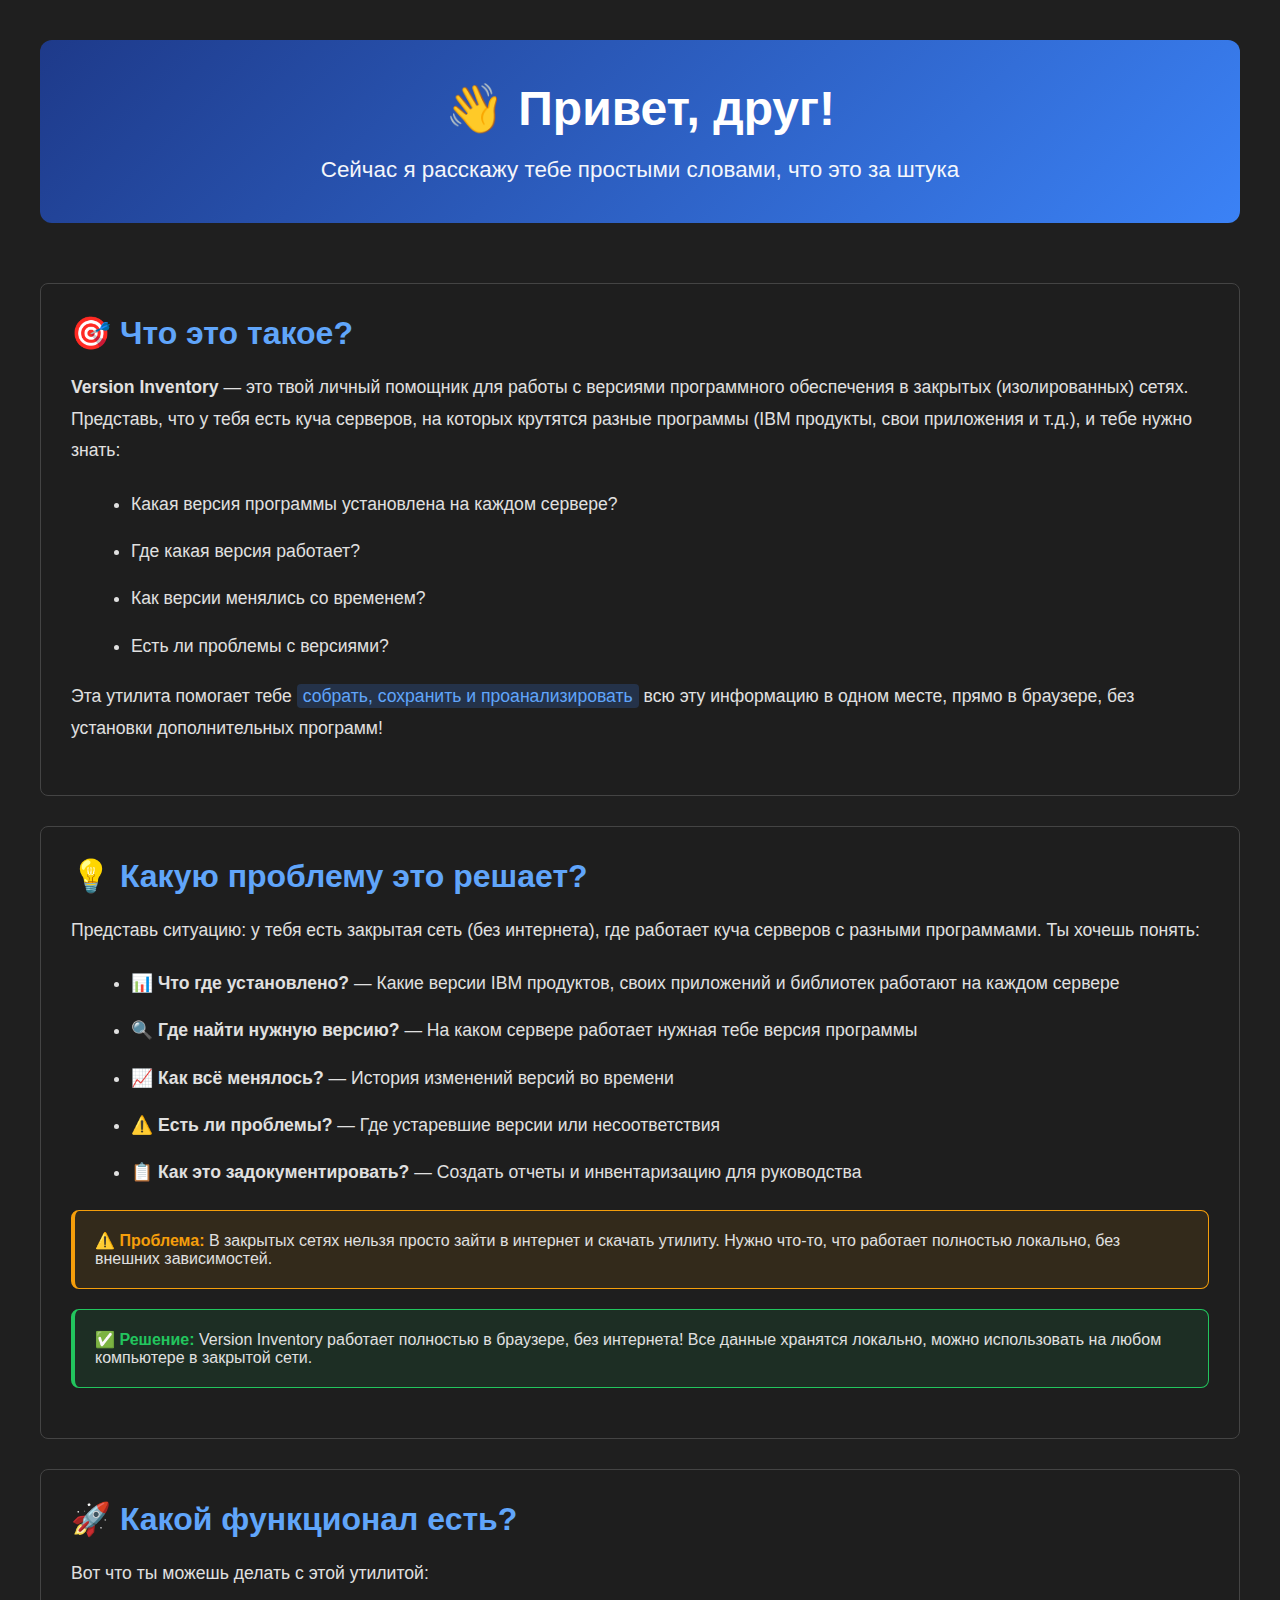
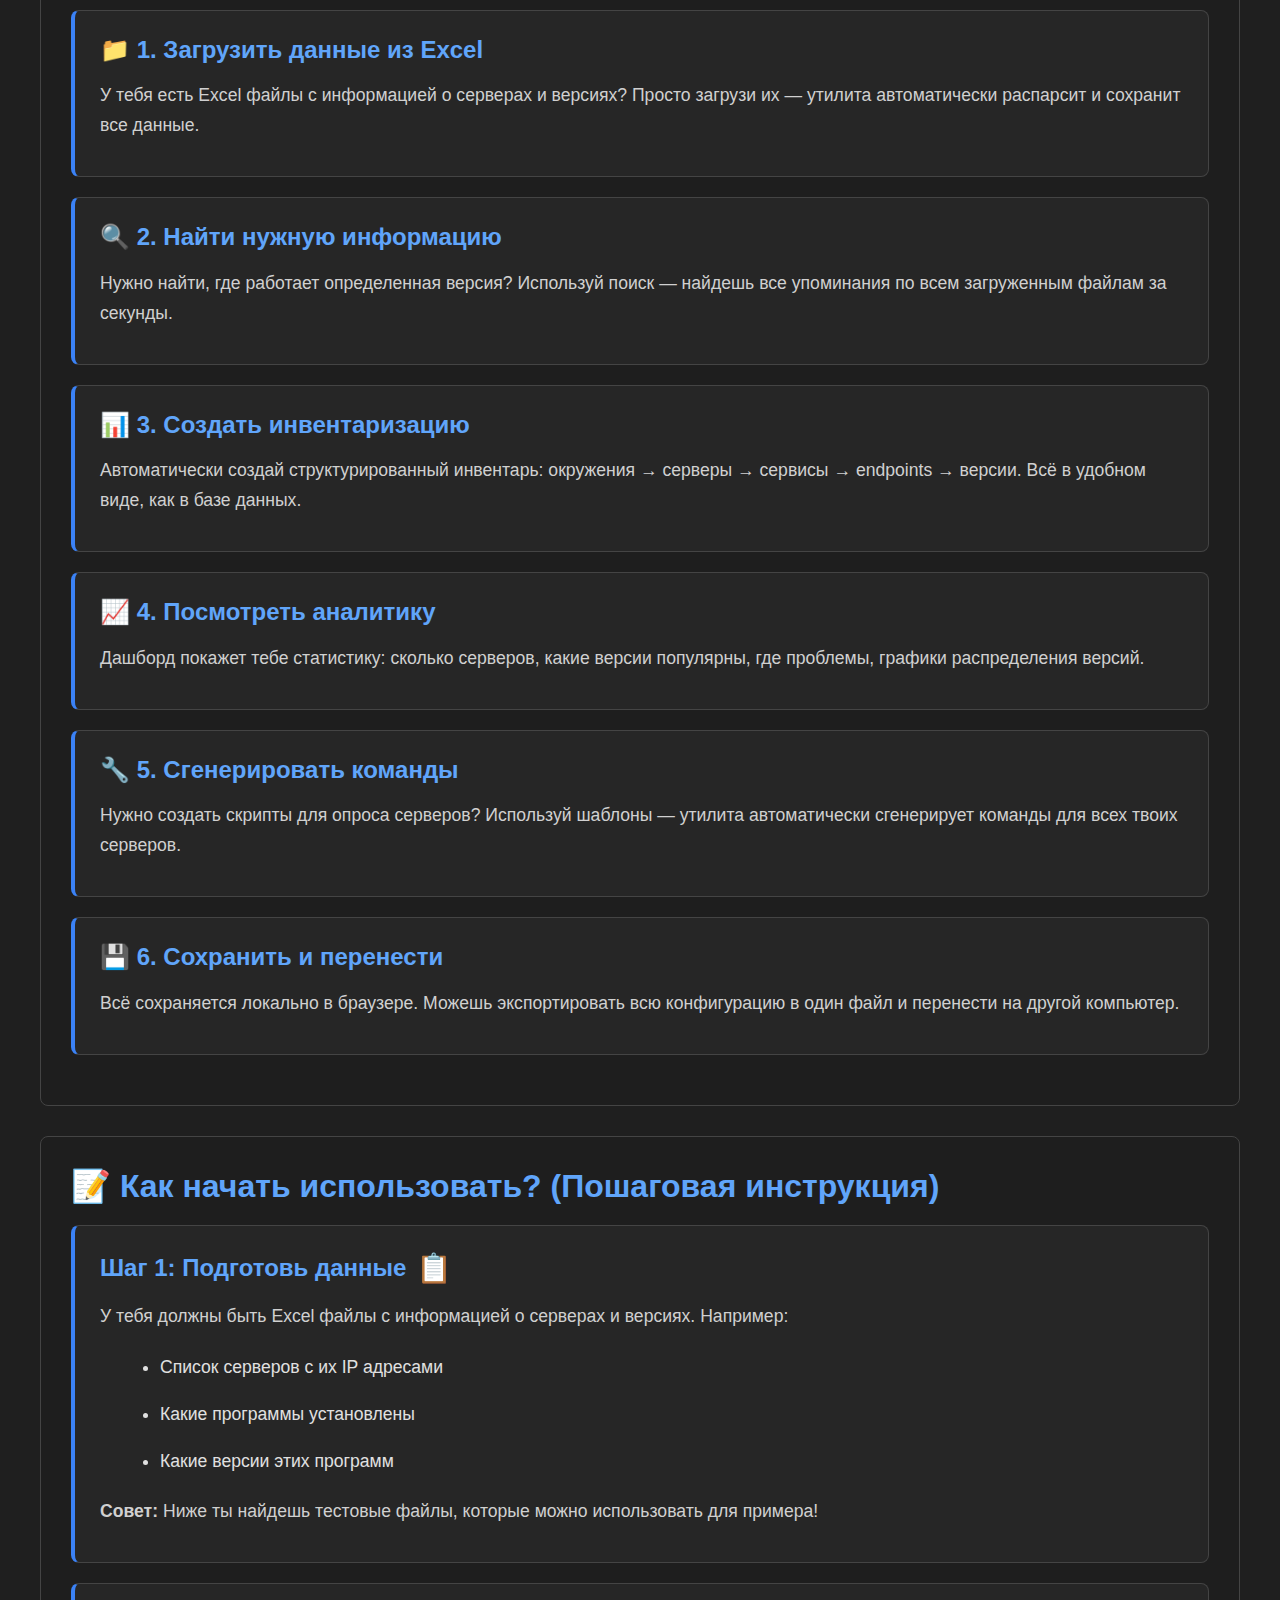
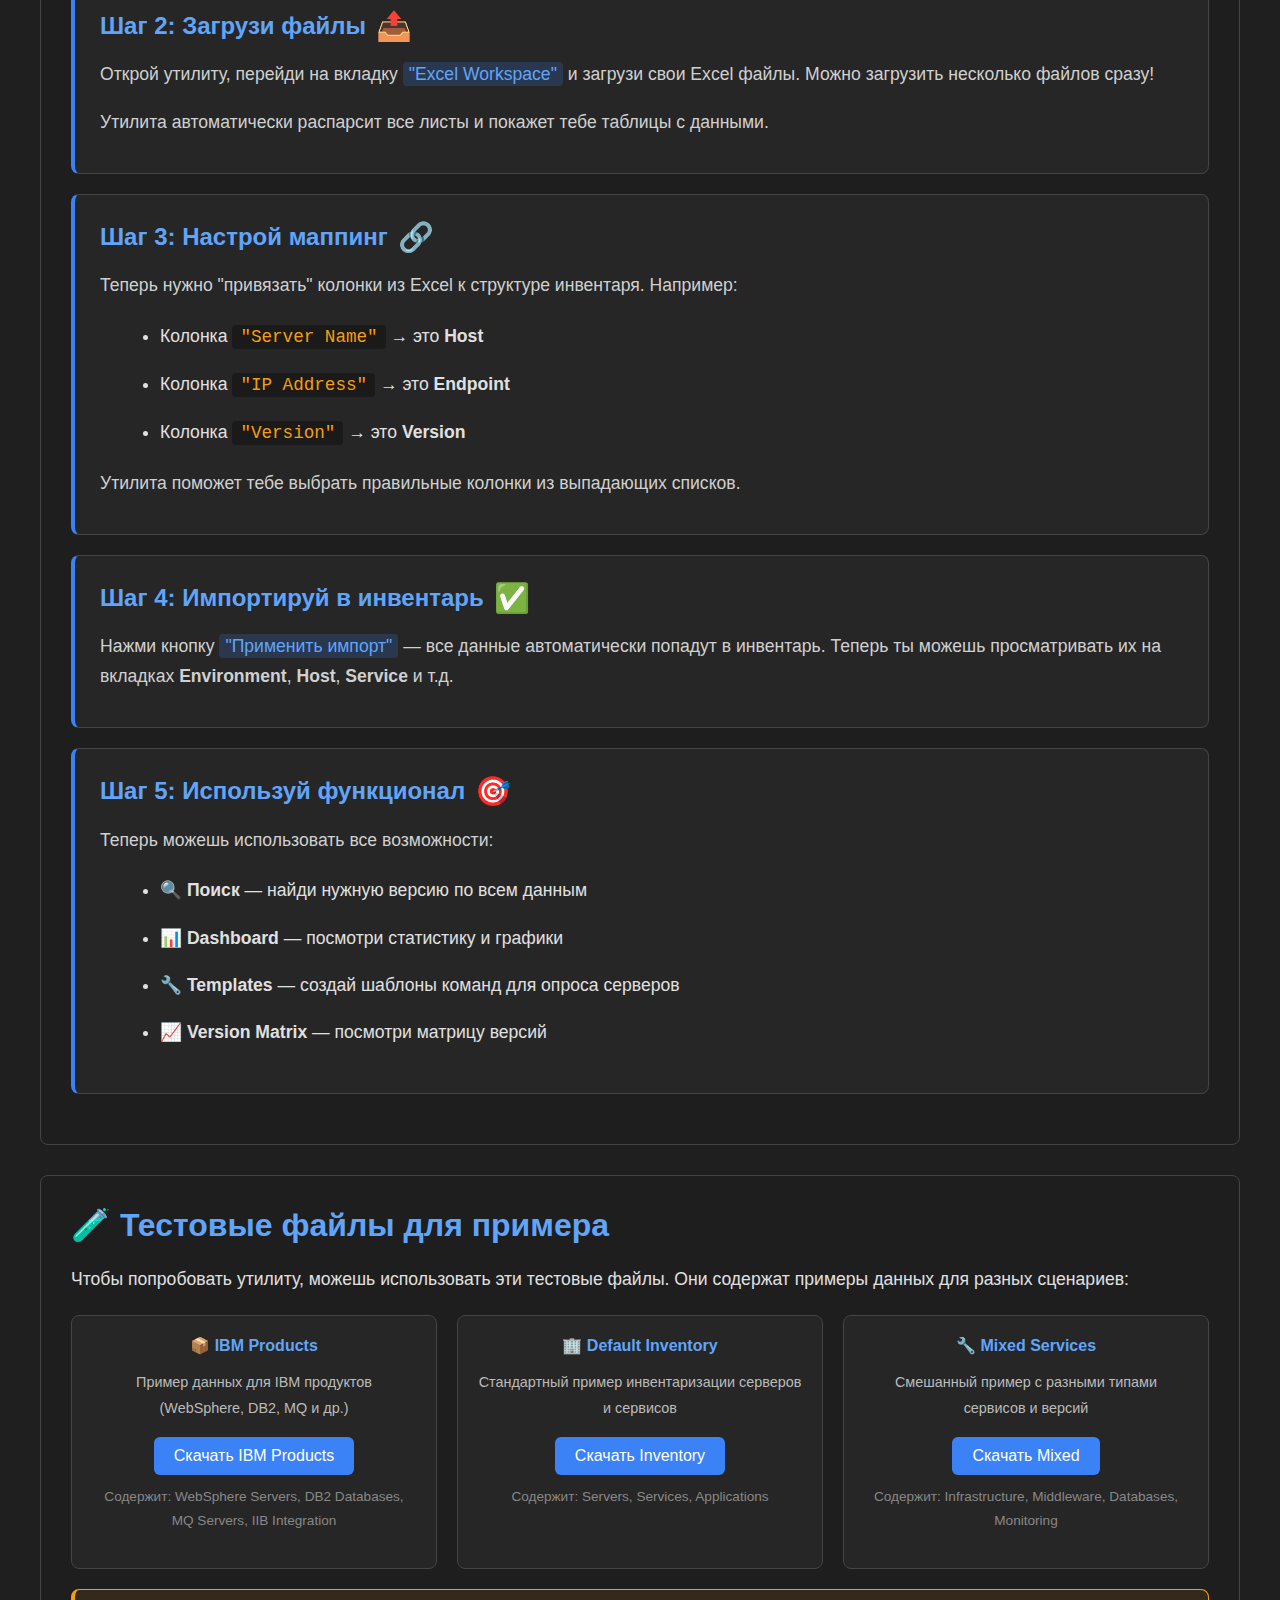
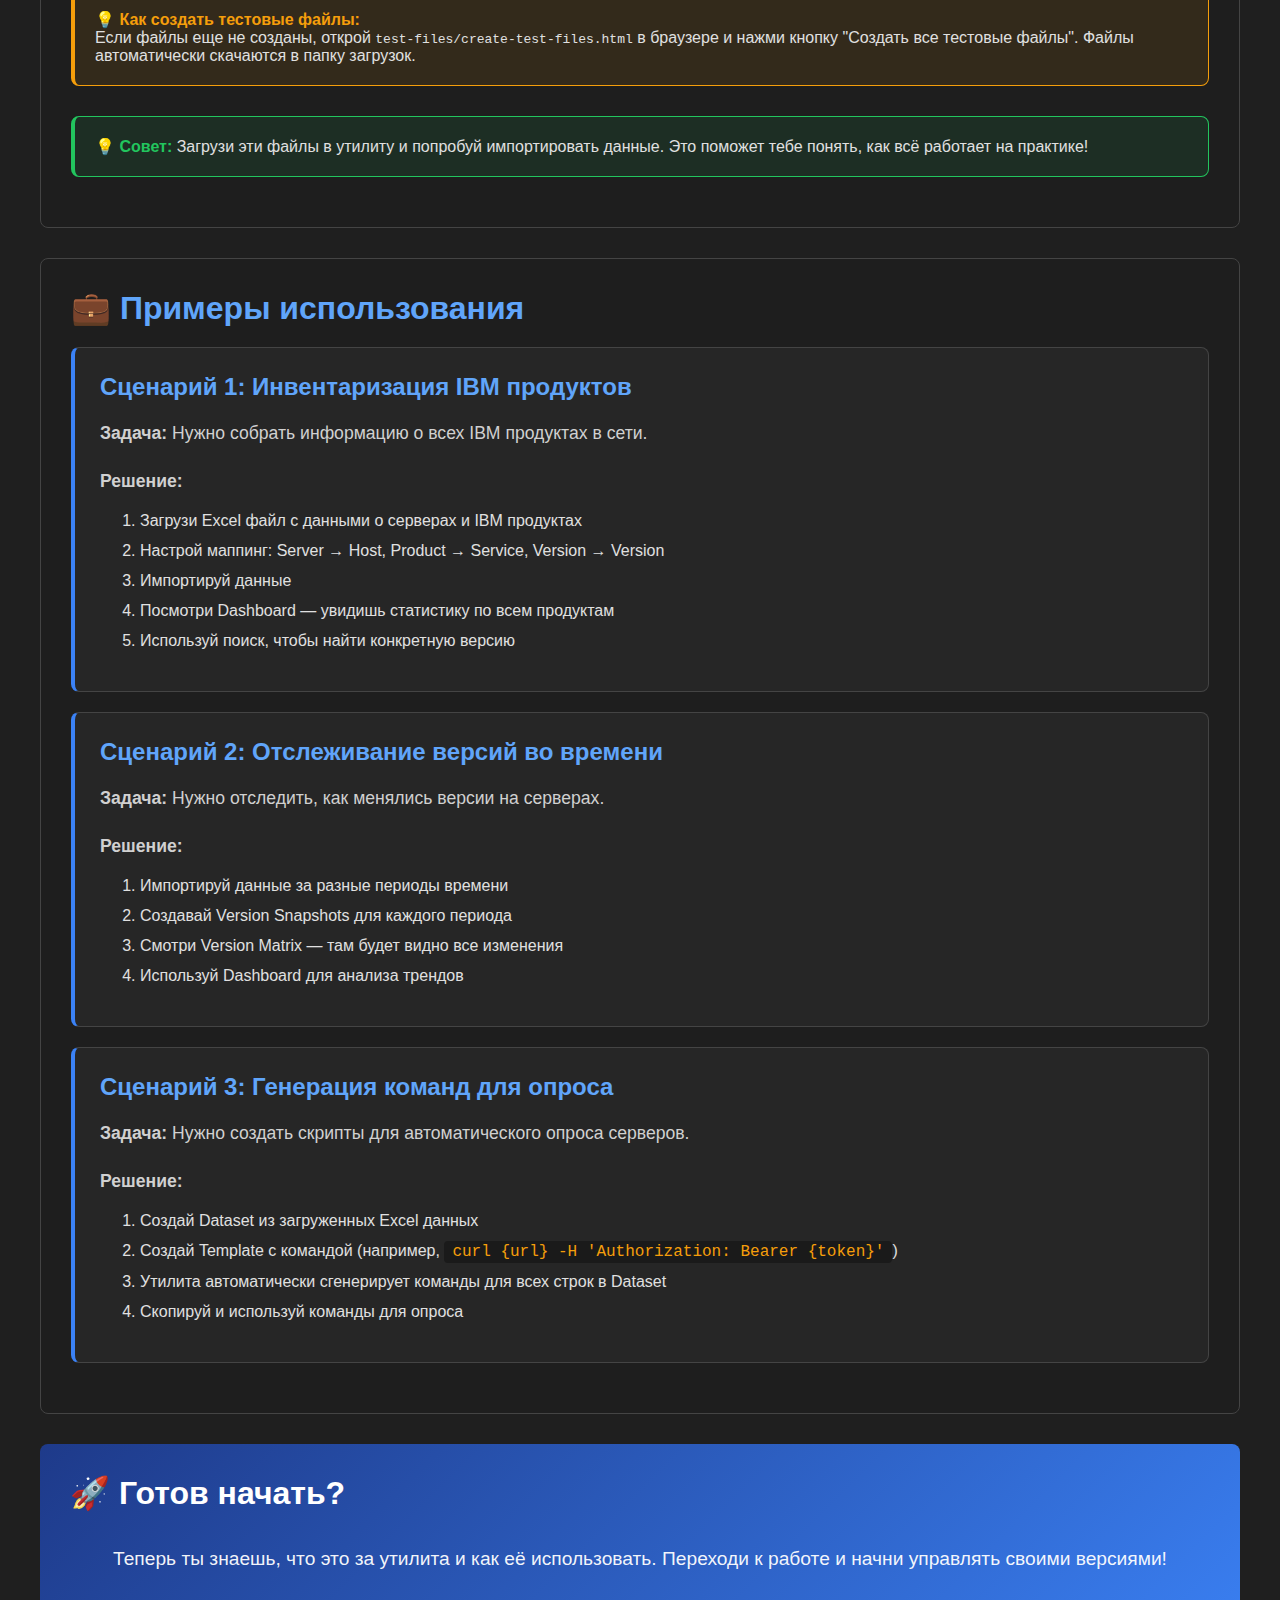
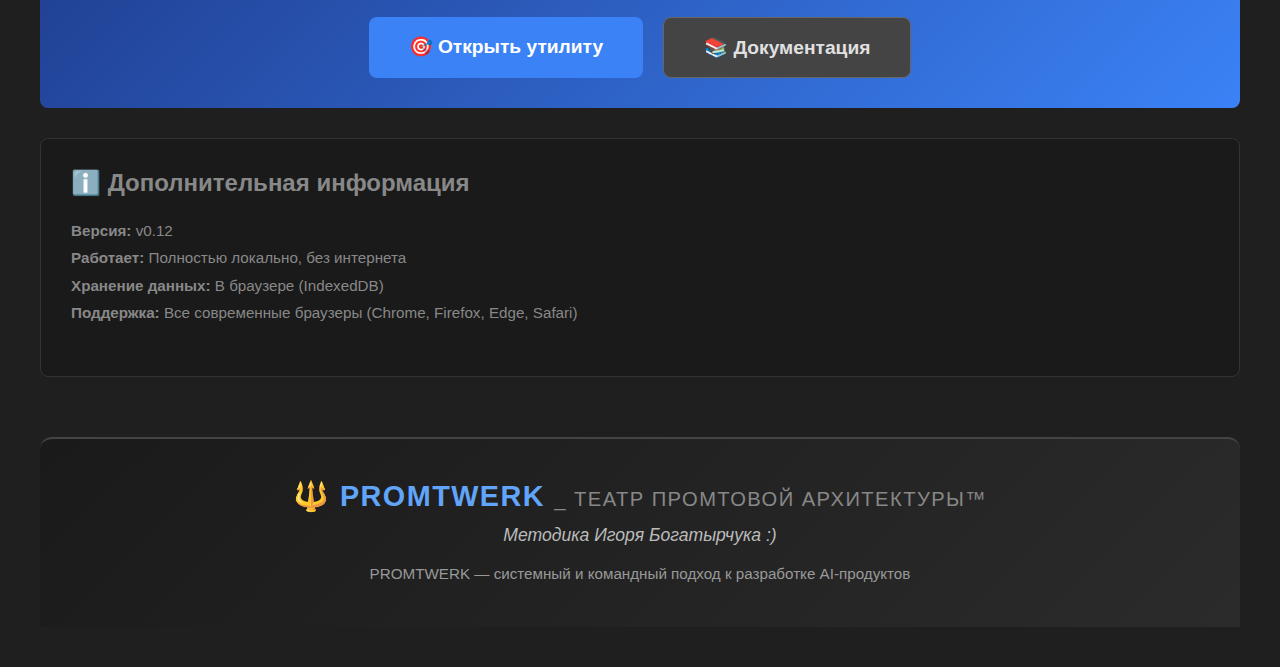
<file: onboarding.html>
<!DOCTYPE html>
<html lang="ru">

<head>
    <meta charset="UTF-8">
    <meta name="viewport" content="width=device-width, initial-scale=1.0">
    <title>Version Inventory — Добро пожаловать!</title>
    <link rel="stylesheet" href="style.css">
    <style>
        /* Стили для страницы онбординга */
        .onboarding-container {
            max-width: 1200px;
            margin: 0 auto;
            padding: 40px 20px;
            font-family: -apple-system, BlinkMacSystemFont, 'Segoe UI', Roboto, Oxygen, Ubuntu, Cantarell, sans-serif;
        }

        .onboarding-header {
            text-align: center;
            margin-bottom: 60px;
            padding: 40px 20px;
            background: linear-gradient(135deg, #1e3a8a 0%, #3b82f6 100%);
            border-radius: 12px;
            color: white;
        }

        .onboarding-header h1 {
            font-size: 3em;
            margin: 0 0 20px 0;
            font-weight: 700;
        }

        .onboarding-header .subtitle {
            font-size: 1.4em;
            opacity: 0.95;
            margin: 0;
        }

        .onboarding-section {
            background: #1e1e1e;
            border: 1px solid #444;
            border-radius: 8px;
            padding: 30px;
            margin-bottom: 30px;
        }

        .onboarding-section h2 {
            color: #60a5fa;
            font-size: 2em;
            margin: 0 0 20px 0;
            display: flex;
            align-items: center;
            gap: 12px;
        }

        .onboarding-section p {
            color: #e0e0e0;
            line-height: 1.8;
            font-size: 1.1em;
            margin-bottom: 20px;
        }

        .onboarding-section ul {
            color: #e0e0e0;
            line-height: 2;
            font-size: 1.1em;
            margin-left: 20px;
        }

        .onboarding-section li {
            margin-bottom: 12px;
        }

        .step-card {
            background: #262626;
            border: 1px solid #444;
            border-left: 4px solid #3b82f6;
            border-radius: 8px;
            padding: 25px;
            margin-bottom: 20px;
        }

        .step-card h3 {
            color: #60a5fa;
            font-size: 1.5em;
            margin: 0 0 15px 0;
            display: flex;
            align-items: center;
            gap: 10px;
        }

        .step-card p {
            color: #d0d0d0;
            line-height: 1.7;
            margin-bottom: 10px;
        }

        .step-card code {
            background: #1a1a1a;
            padding: 2px 8px;
            border-radius: 4px;
            color: #f59e0b;
            font-family: 'Courier New', monospace;
        }

        .test-files-grid {
            display: grid;
            grid-template-columns: repeat(auto-fit, minmax(300px, 1fr));
            gap: 20px;
            margin-top: 20px;
        }

        .test-file-card {
            background: #262626;
            border: 1px solid #444;
            border-radius: 8px;
            padding: 20px;
            text-align: center;
        }

        .test-file-card h4 {
            color: #60a5fa;
            margin: 0 0 10px 0;
        }

        .test-file-card p {
            color: #bbb;
            font-size: 0.9em;
            margin-bottom: 15px;
        }

        .test-file-card a {
            display: inline-block;
            padding: 10px 20px;
            background: #3b82f6;
            color: white;
            text-decoration: none;
            border-radius: 6px;
            transition: background 0.3s;
        }

        .test-file-card a:hover {
            background: #2563eb;
        }

        .cta-buttons {
            display: flex;
            gap: 20px;
            justify-content: center;
            margin-top: 40px;
            flex-wrap: wrap;
        }

        .cta-button {
            display: inline-block;
            padding: 18px 40px;
            font-size: 1.2em;
            font-weight: 600;
            text-decoration: none;
            border-radius: 8px;
            transition: transform 0.2s, box-shadow 0.2s;
        }

        .cta-button-primary {
            background: #3b82f6;
            color: white;
        }

        .cta-button-primary:hover {
            background: #2563eb;
            transform: translateY(-2px);
            box-shadow: 0 4px 12px rgba(59, 130, 246, 0.4);
        }

        .cta-button-secondary {
            background: #444;
            color: #e0e0e0;
            border: 1px solid #666;
        }

        .cta-button-secondary:hover {
            background: #555;
            transform: translateY(-2px);
        }

        .emoji {
            font-size: 1.2em;
        }

        .highlight {
            background: rgba(59, 130, 246, 0.2);
            padding: 2px 6px;
            border-radius: 4px;
            color: #60a5fa;
        }

        .warning-box {
            background: rgba(245, 158, 11, 0.1);
            border: 1px solid #f59e0b;
            border-left: 4px solid #f59e0b;
            border-radius: 8px;
            padding: 20px;
            margin: 20px 0;
        }

        .warning-box strong {
            color: #f59e0b;
        }

        .success-box {
            background: rgba(34, 197, 94, 0.1);
            border: 1px solid #22c55e;
            border-left: 4px solid #22c55e;
            border-radius: 8px;
            padding: 20px;
            margin: 20px 0;
        }

        .success-box strong {
            color: #22c55e;
        }

        /* Footer */
        .onboarding-footer {
            margin-top: 60px;
            padding: 40px 20px;
            background: linear-gradient(135deg, #1a1a1a 0%, #2b2b2b 100%);
            border-top: 2px solid #444;
            border-radius: 12px 12px 0 0;
            text-align: center;
        }

        .footer-content {
            max-width: 800px;
            margin: 0 auto;
        }

        .footer-logo {
            font-size: 1.8em;
            font-weight: 700;
            color: #60a5fa;
            margin-bottom: 12px;
            letter-spacing: 0.05em;
        }

        .footer-trademark {
            font-size: 0.7em;
            color: #888;
            font-weight: 400;
        }

        .footer-subtitle {
            font-size: 1.1em;
            color: #bbb;
            margin-bottom: 16px;
            font-style: italic;
        }

        .footer-description {
            font-size: 0.95em;
            color: #999;
            line-height: 1.6;
            max-width: 600px;
            margin: 0 auto;
        }

        @media (max-width: 768px) {
            .onboarding-footer {
                padding: 30px 15px;
                margin-top: 40px;
            }

            .footer-logo {
                font-size: 1.4em;
            }

            .footer-subtitle {
                font-size: 1em;
            }

            .footer-description {
                font-size: 0.9em;
            }
        }
    </style>
</head>

<body>
    <div class="onboarding-container">
        <!-- Заголовок -->
        <div class="onboarding-header">
            <h1>👋 Привет, друг!</h1>
            <p class="subtitle">Сейчас я расскажу тебе простыми словами, что это за штука</p>
        </div>

        <!-- Что это такое -->
        <div class="onboarding-section">
            <h2>🎯 Что это такое?</h2>
            <p>
                <strong>Version Inventory</strong> — это твой личный помощник для работы с версиями программного
                обеспечения
                в закрытых (изолированных) сетях. Представь, что у тебя есть куча серверов, на которых крутятся разные
                программы (IBM продукты, свои приложения и т.д.), и тебе нужно знать:
            </p>
            <ul>
                <li>Какая версия программы установлена на каждом сервере?</li>
                <li>Где какая версия работает?</li>
                <li>Как версии менялись со временем?</li>
                <li>Есть ли проблемы с версиями?</li>
            </ul>
            <p>
                Эта утилита помогает тебе <span class="highlight">собрать, сохранить и проанализировать</span> всю эту
                информацию
                в одном месте, прямо в браузере, без установки дополнительных программ!
            </p>
        </div>

        <!-- Какую боль решает -->
        <div class="onboarding-section">
            <h2>💡 Какую проблему это решает?</h2>
            <p>
                Представь ситуацию: у тебя есть закрытая сеть (без интернета), где работает куча серверов с разными
                программами.
                Ты хочешь понять:
            </p>
            <ul>
                <li>📊 <strong>Что где установлено?</strong> — Какие версии IBM продуктов, своих приложений и библиотек
                    работают на каждом сервере</li>
                <li>🔍 <strong>Где найти нужную версию?</strong> — На каком сервере работает нужная тебе версия
                    программы</li>
                <li>📈 <strong>Как всё менялось?</strong> — История изменений версий во времени</li>
                <li>⚠️ <strong>Есть ли проблемы?</strong> — Где устаревшие версии или несоответствия</li>
                <li>📋 <strong>Как это задокументировать?</strong> — Создать отчеты и инвентаризацию для руководства
                </li>
            </ul>
            <div class="warning-box">
                <strong>⚠️ Проблема:</strong> В закрытых сетях нельзя просто зайти в интернет и скачать утилиту.
                Нужно что-то, что работает полностью локально, без внешних зависимостей.
            </div>
            <div class="success-box">
                <strong>✅ Решение:</strong> Version Inventory работает полностью в браузере, без интернета!
                Все данные хранятся локально, можно использовать на любом компьютере в закрытой сети.
            </div>
        </div>

        <!-- Какой функционал -->
        <div class="onboarding-section">
            <h2>🚀 Какой функционал есть?</h2>
            <p>Вот что ты можешь делать с этой утилитой:</p>

            <div class="step-card">
                <h3>📁 1. Загрузить данные из Excel</h3>
                <p>
                    У тебя есть Excel файлы с информацией о серверах и версиях? Просто загрузи их —
                    утилита автоматически распарсит и сохранит все данные.
                </p>
            </div>

            <div class="step-card">
                <h3>🔍 2. Найти нужную информацию</h3>
                <p>
                    Нужно найти, где работает определенная версия? Используй поиск — найдешь все упоминания
                    по всем загруженным файлам за секунды.
                </p>
            </div>

            <div class="step-card">
                <h3>📊 3. Создать инвентаризацию</h3>
                <p>
                    Автоматически создай структурированный инвентарь: окружения → серверы → сервисы → endpoints →
                    версии.
                    Всё в удобном виде, как в базе данных.
                </p>
            </div>

            <div class="step-card">
                <h3>📈 4. Посмотреть аналитику</h3>
                <p>
                    Дашборд покажет тебе статистику: сколько серверов, какие версии популярны,
                    где проблемы, графики распределения версий.
                </p>
            </div>

            <div class="step-card">
                <h3>🔧 5. Сгенерировать команды</h3>
                <p>
                    Нужно создать скрипты для опроса серверов? Используй шаблоны — утилита автоматически
                    сгенерирует команды для всех твоих серверов.
                </p>
            </div>

            <div class="step-card">
                <h3>💾 6. Сохранить и перенести</h3>
                <p>
                    Всё сохраняется локально в браузере. Можешь экспортировать всю конфигурацию в один файл
                    и перенести на другой компьютер.
                </p>
            </div>
        </div>

        <!-- Пошаговая инструкция -->
        <div class="onboarding-section">
            <h2>📝 Как начать использовать? (Пошаговая инструкция)</h2>

            <div class="step-card">
                <h3>Шаг 1: Подготовь данные <span class="emoji">📋</span></h3>
                <p>
                    У тебя должны быть Excel файлы с информацией о серверах и версиях. Например:
                </p>
                <ul>
                    <li>Список серверов с их IP адресами</li>
                    <li>Какие программы установлены</li>
                    <li>Какие версии этих программ</li>
                </ul>
                <p>
                    <strong>Совет:</strong> Ниже ты найдешь тестовые файлы, которые можно использовать для примера!
                </p>
            </div>

            <div class="step-card">
                <h3>Шаг 2: Загрузи файлы <span class="emoji">📤</span></h3>
                <p>
                    Открой утилиту, перейди на вкладку <span class="highlight">"Excel Workspace"</span> и загрузи свои
                    Excel файлы.
                    Можно загрузить несколько файлов сразу!
                </p>
                <p>
                    Утилита автоматически распарсит все листы и покажет тебе таблицы с данными.
                </p>
            </div>

            <div class="step-card">
                <h3>Шаг 3: Настрой маппинг <span class="emoji">🔗</span></h3>
                <p>
                    Теперь нужно "привязать" колонки из Excel к структуре инвентаря. Например:
                </p>
                <ul>
                    <li>Колонка <code>"Server Name"</code> → это <strong>Host</strong></li>
                    <li>Колонка <code>"IP Address"</code> → это <strong>Endpoint</strong></li>
                    <li>Колонка <code>"Version"</code> → это <strong>Version</strong></li>
                </ul>
                <p>
                    Утилита поможет тебе выбрать правильные колонки из выпадающих списков.
                </p>
            </div>

            <div class="step-card">
                <h3>Шаг 4: Импортируй в инвентарь <span class="emoji">✅</span></h3>
                <p>
                    Нажми кнопку <span class="highlight">"Применить импорт"</span> — все данные автоматически попадут в
                    инвентарь.
                    Теперь ты можешь просматривать их на вкладках <strong>Environment</strong>, <strong>Host</strong>,
                    <strong>Service</strong> и т.д.
                </p>
            </div>

            <div class="step-card">
                <h3>Шаг 5: Используй функционал <span class="emoji">🎯</span></h3>
                <p>
                    Теперь можешь использовать все возможности:
                </p>
                <ul>
                    <li>🔍 <strong>Поиск</strong> — найди нужную версию по всем данным</li>
                    <li>📊 <strong>Dashboard</strong> — посмотри статистику и графики</li>
                    <li>🔧 <strong>Templates</strong> — создай шаблоны команд для опроса серверов</li>
                    <li>📈 <strong>Version Matrix</strong> — посмотри матрицу версий</li>
                </ul>
            </div>
        </div>

        <!-- Тестовые файлы -->
        <div class="onboarding-section">
            <h2>🧪 Тестовые файлы для примера</h2>
            <p>
                Чтобы попробовать утилиту, можешь использовать эти тестовые файлы. Они содержат примеры данных
                для разных сценариев:
            </p>

            <div class="test-files-grid">
                <div class="test-file-card">
                    <h4>📦 IBM Products</h4>
                    <p>Пример данных для IBM продуктов (WebSphere, DB2, MQ и др.)</p>
                    <a href="test-files/ibm-products.xlsx" download>Скачать IBM Products</a>
                    <p style="font-size: 0.85em; color: #888; margin-top: 10px;">
                        Содержит: WebSphere Servers, DB2 Databases, MQ Servers, IIB Integration
                    </p>
                </div>

                <div class="test-file-card">
                    <h4>🏢 Default Inventory</h4>
                    <p>Стандартный пример инвентаризации серверов и сервисов</p>
                    <a href="test-files/default-inventory.xlsx" download>Скачать Inventory</a>
                    <p style="font-size: 0.85em; color: #888; margin-top: 10px;">
                        Содержит: Servers, Services, Applications
                    </p>
                </div>

                <div class="test-file-card">
                    <h4>🔧 Mixed Services</h4>
                    <p>Смешанный пример с разными типами сервисов и версий</p>
                    <a href="test-files/mixed-services.xlsx" download>Скачать Mixed</a>
                    <p style="font-size: 0.85em; color: #888; margin-top: 10px;">
                        Содержит: Infrastructure, Middleware, Databases, Monitoring
                    </p>
                </div>
            </div>

            <div class="warning-box" style="margin-top: 20px;">
                <strong>💡 Как создать тестовые файлы:</strong><br>
                Если файлы еще не созданы, открой <code>test-files/create-test-files.html</code> в браузере
                и нажми кнопку "Создать все тестовые файлы". Файлы автоматически скачаются в папку загрузок.
            </div>

            <div class="success-box" style="margin-top: 30px;">
                <strong>💡 Совет:</strong> Загрузи эти файлы в утилиту и попробуй импортировать данные.
                Это поможет тебе понять, как всё работает на практике!
            </div>
        </div>

        <!-- Примеры использования -->
        <div class="onboarding-section">
            <h2>💼 Примеры использования</h2>

            <div class="step-card">
                <h3>Сценарий 1: Инвентаризация IBM продуктов</h3>
                <p>
                    <strong>Задача:</strong> Нужно собрать информацию о всех IBM продуктах в сети.
                </p>
                <p>
                    <strong>Решение:</strong>
                </p>
                <ol>
                    <li>Загрузи Excel файл с данными о серверах и IBM продуктах</li>
                    <li>Настрой маппинг: Server → Host, Product → Service, Version → Version</li>
                    <li>Импортируй данные</li>
                    <li>Посмотри Dashboard — увидишь статистику по всем продуктам</li>
                    <li>Используй поиск, чтобы найти конкретную версию</li>
                </ol>
            </div>

            <div class="step-card">
                <h3>Сценарий 2: Отслеживание версий во времени</h3>
                <p>
                    <strong>Задача:</strong> Нужно отследить, как менялись версии на серверах.
                </p>
                <p>
                    <strong>Решение:</strong>
                </p>
                <ol>
                    <li>Импортируй данные за разные периоды времени</li>
                    <li>Создавай Version Snapshots для каждого периода</li>
                    <li>Смотри Version Matrix — там будет видно все изменения</li>
                    <li>Используй Dashboard для анализа трендов</li>
                </ol>
            </div>

            <div class="step-card">
                <h3>Сценарий 3: Генерация команд для опроса</h3>
                <p>
                    <strong>Задача:</strong> Нужно создать скрипты для автоматического опроса серверов.
                </p>
                <p>
                    <strong>Решение:</strong>
                </p>
                <ol>
                    <li>Создай Dataset из загруженных Excel данных</li>
                    <li>Создай Template с командой (например,
                        <code>curl {url} -H 'Authorization: Bearer {token}'</code>)
                    </li>
                    <li>Утилита автоматически сгенерирует команды для всех строк в Dataset</li>
                    <li>Скопируй и используй команды для опроса</li>
                </ol>
            </div>
        </div>

        <!-- Призыв к действию -->
        <div class="onboarding-section"
            style="text-align: center; background: linear-gradient(135deg, #1e3a8a 0%, #3b82f6 100%); border: none;">
            <h2 style="color: white; margin-bottom: 30px;">🚀 Готов начать?</h2>
            <p style="color: rgba(255, 255, 255, 0.95); font-size: 1.2em; margin-bottom: 40px;">
                Теперь ты знаешь, что это за утилита и как её использовать.
                Переходи к работе и начни управлять своими версиями!
            </p>

            <div class="cta-buttons">
                <a href="index.html" class="cta-button cta-button-primary">
                    🎯 Открыть утилиту
                </a>
                <a href="doc.html" class="cta-button cta-button-secondary">
                    📚 Документация
                </a>
            </div>
        </div>

        <!-- Дополнительная информация -->
        <div class="onboarding-section" style="background: #1a1a1a; border: 1px solid #333;">
            <h2 style="font-size: 1.5em; color: #888;">ℹ️ Дополнительная информация</h2>
            <p style="color: #888; font-size: 0.95em;">
                <strong>Версия:</strong> v0.12<br>
                <strong>Работает:</strong> Полностью локально, без интернета<br>
                <strong>Хранение данных:</strong> В браузере (IndexedDB)<br>
                <strong>Поддержка:</strong> Все современные браузеры (Chrome, Firefox, Edge, Safari)
            </p>
        </div>

        <!-- Footer -->
        <footer class="onboarding-footer">
            <div class="footer-content">
                <div class="footer-logo">
                    🔱 PROMTWERK <span class="footer-trademark">_ ТЕАТР ПРОМТОВОЙ АРХИТЕКТУРЫ™</span>
                </div>
                <div class="footer-subtitle">
                    Методика Игоря Богатырчука :)
                </div>
                <div class="footer-description">
                    PROMTWERK — системный и командный подход к разработке AI-продуктов
                </div>
            </div>
        </footer>
    </div>
</body>

</html>
</file>
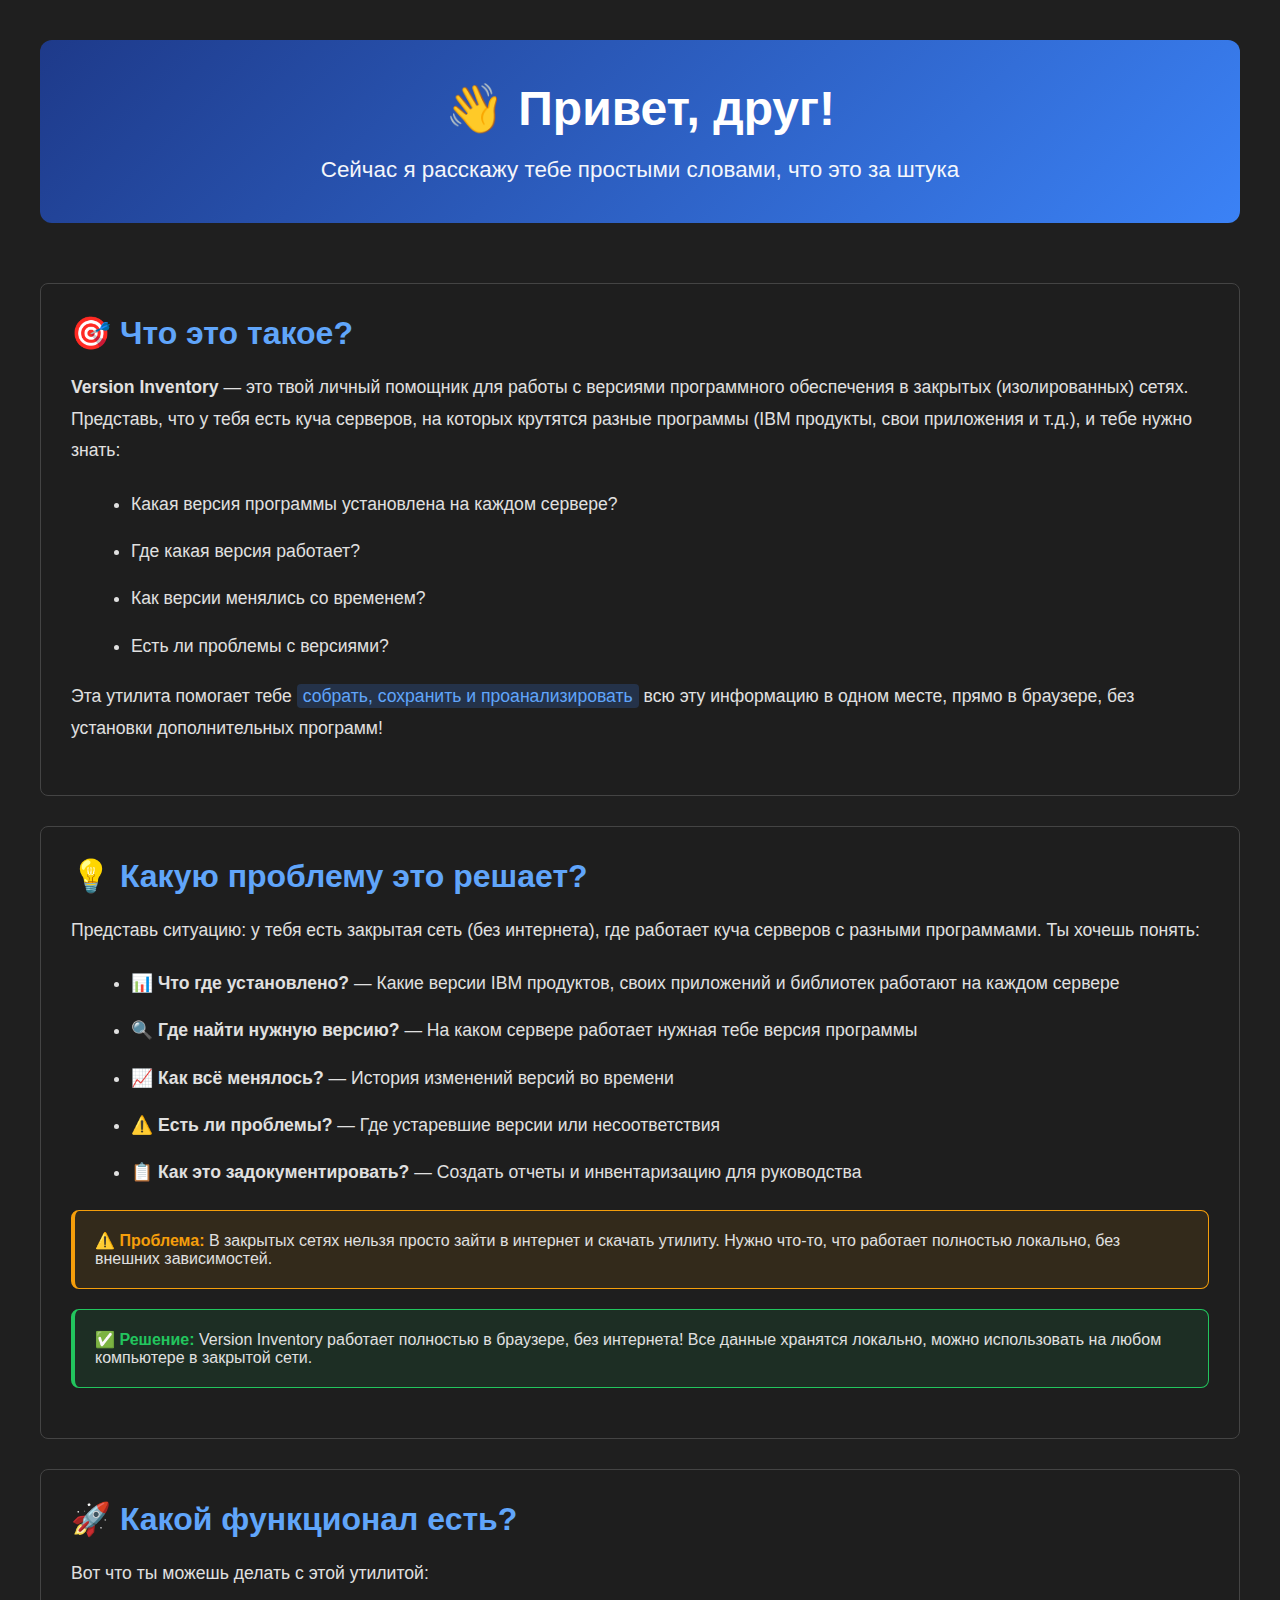
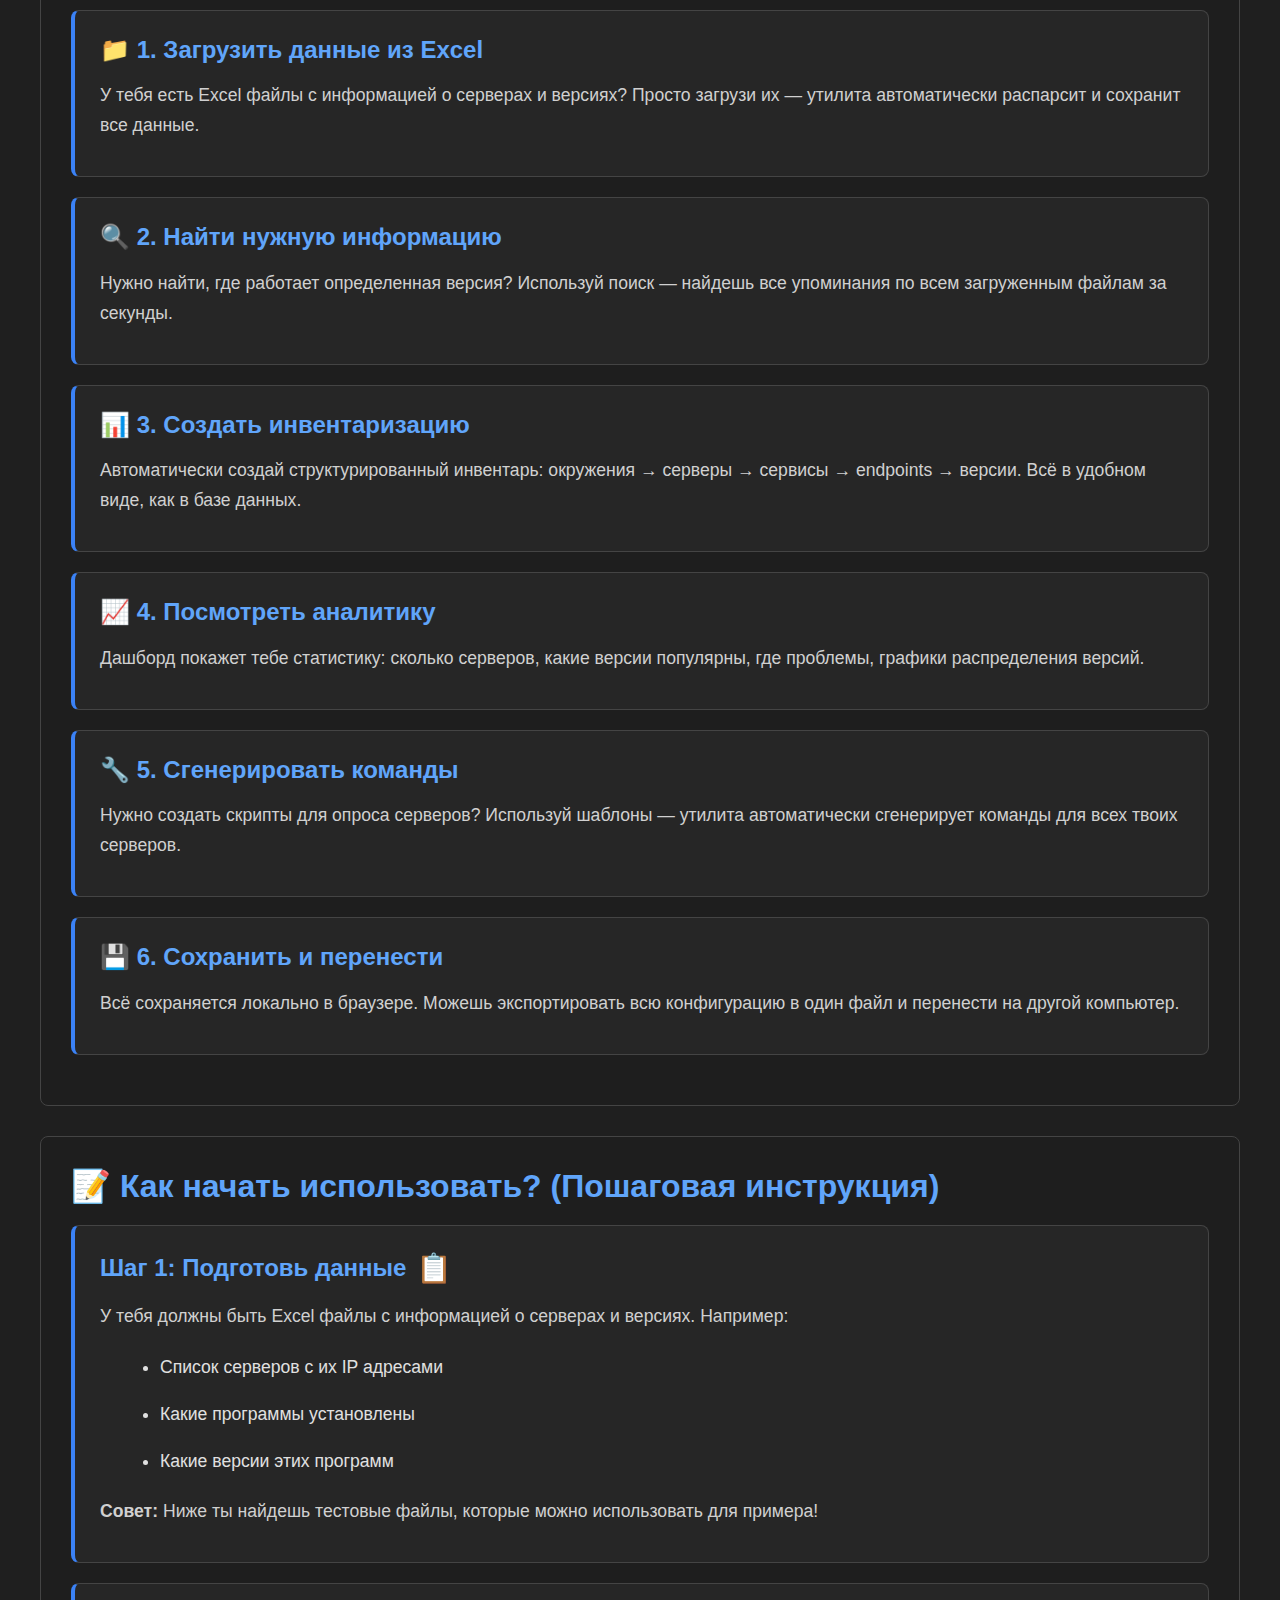
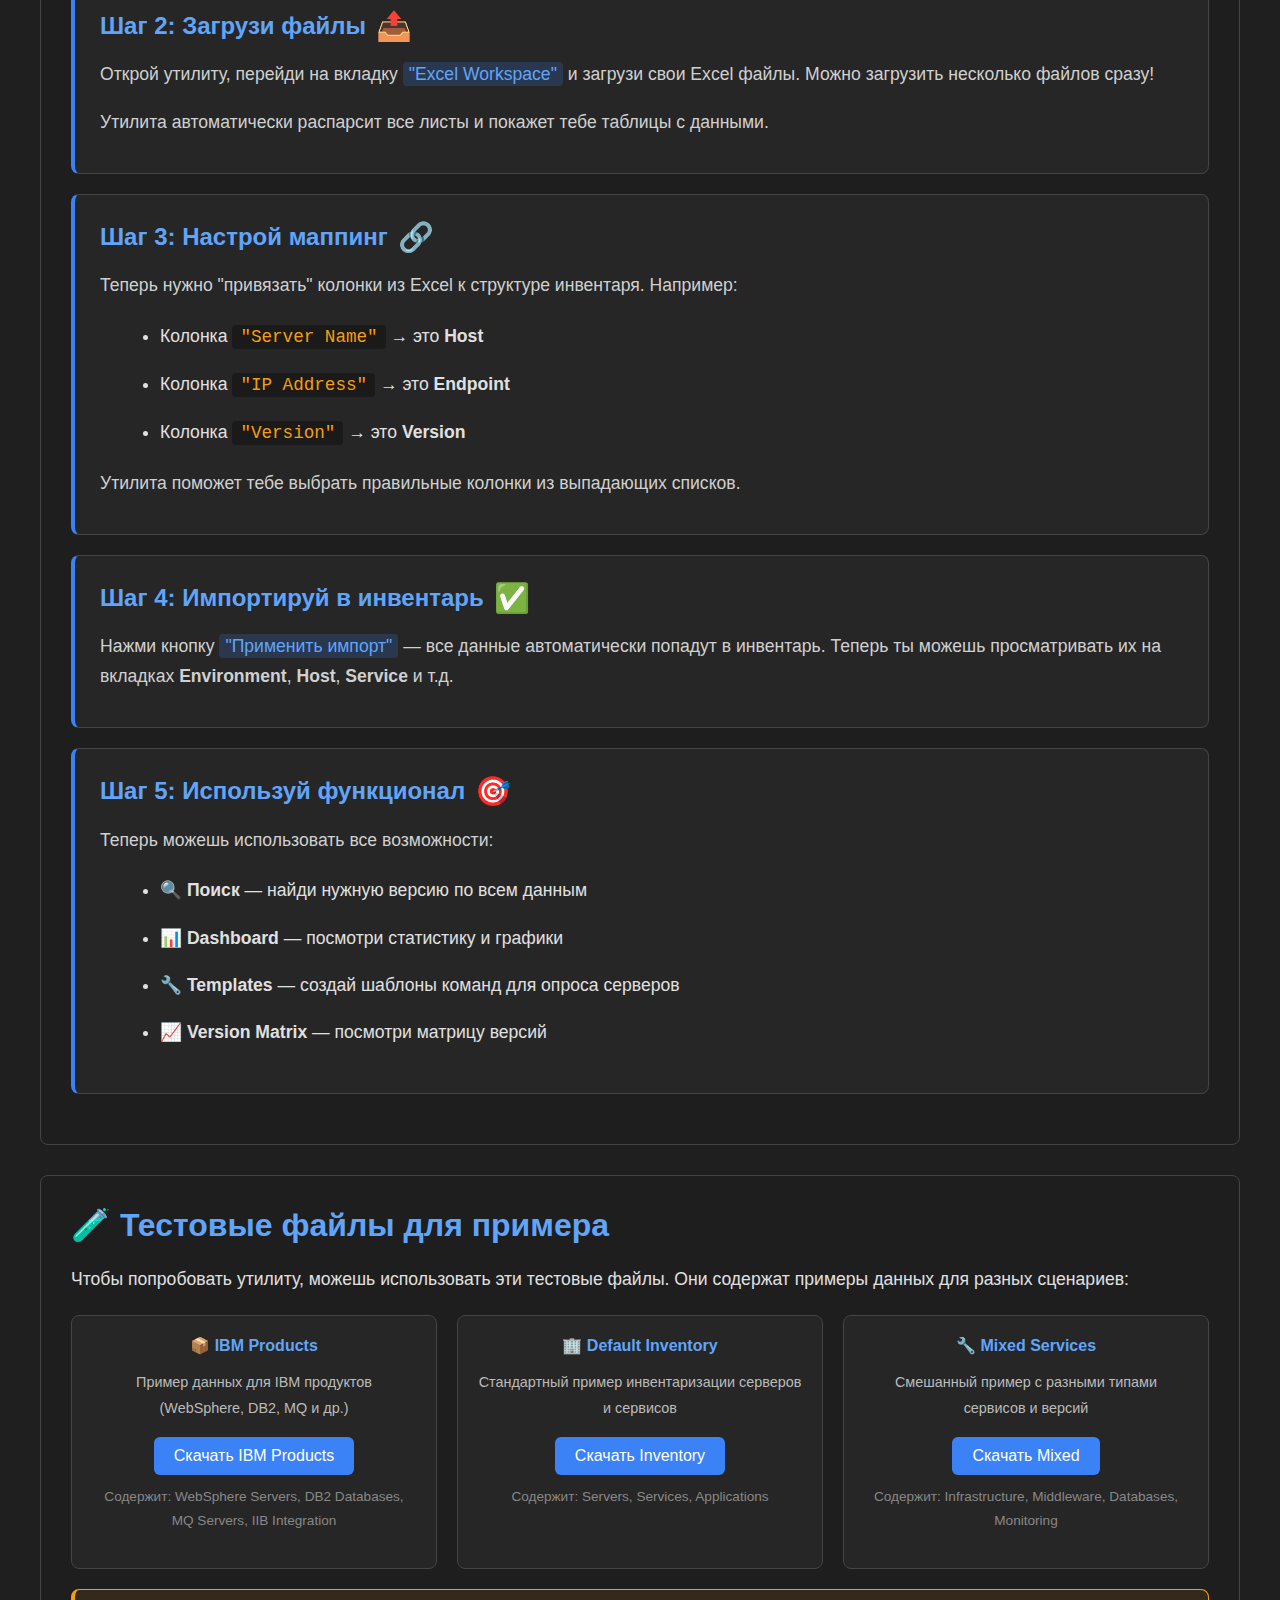
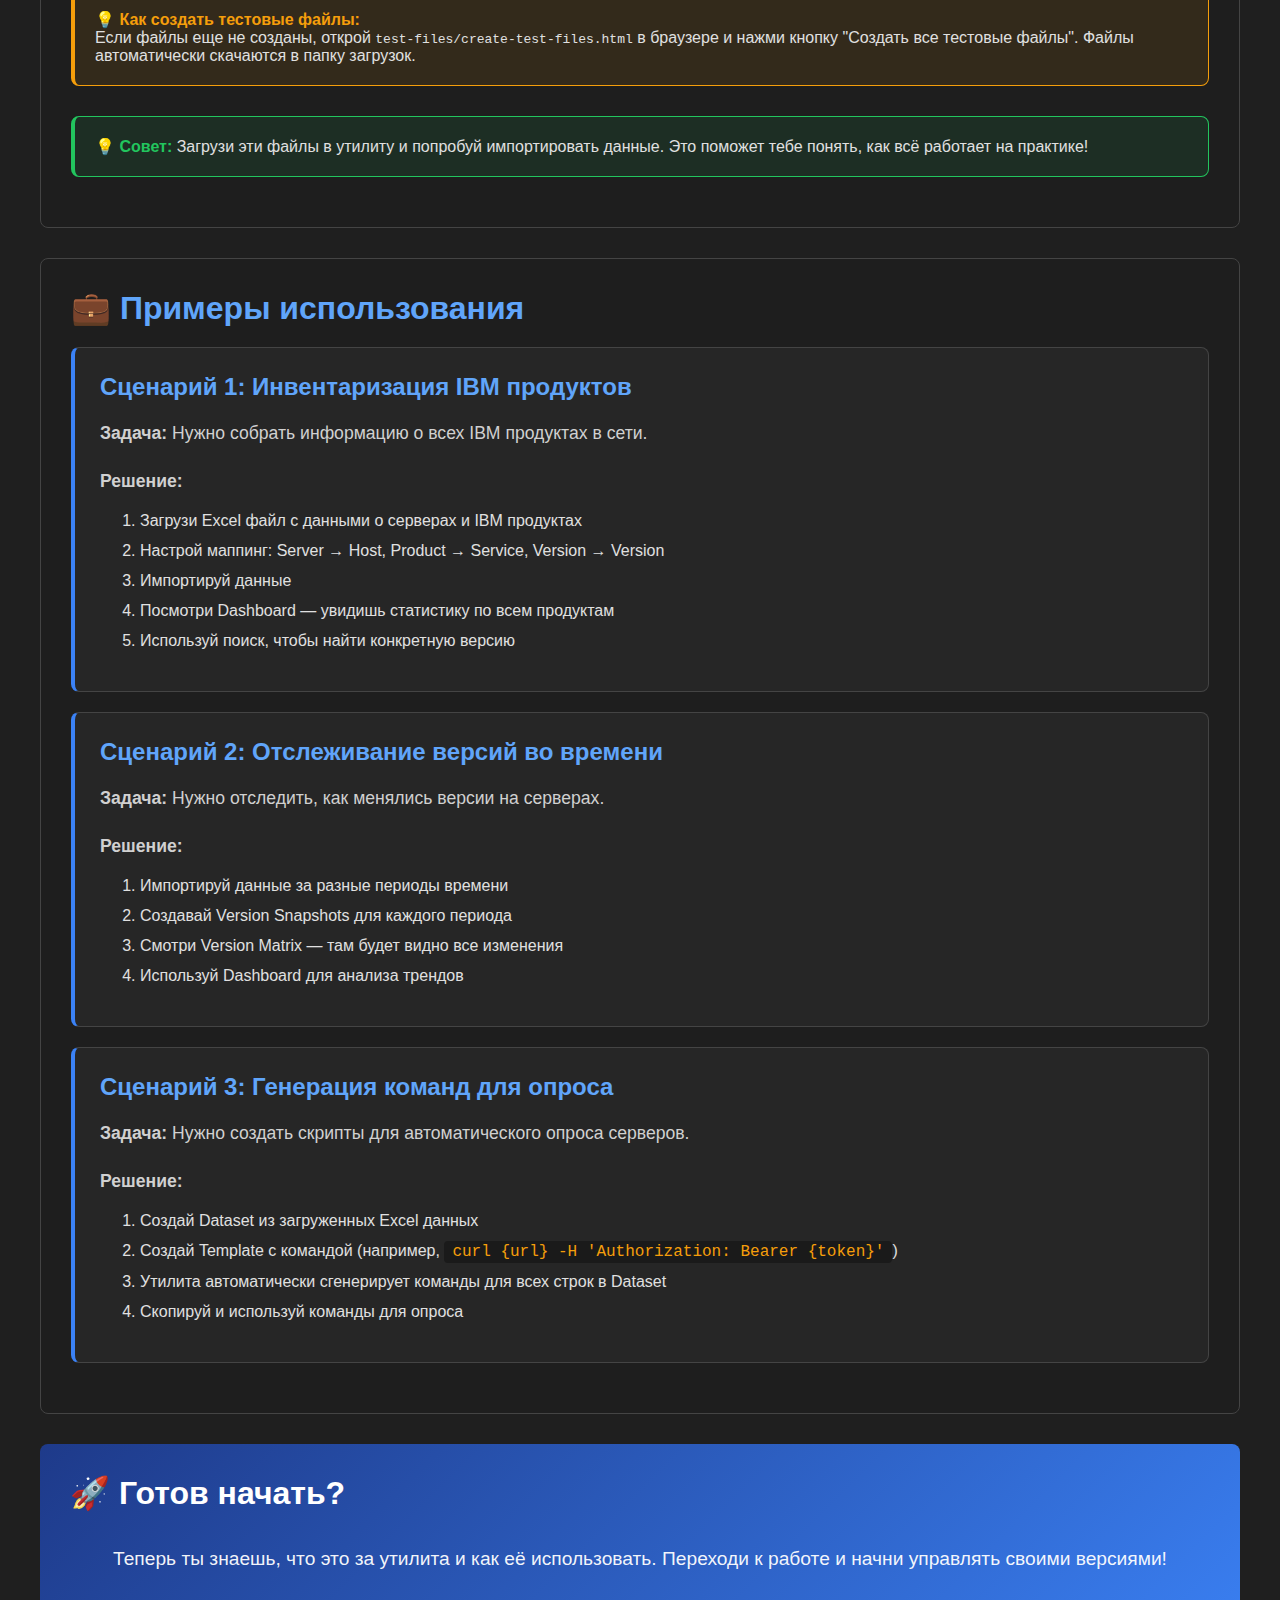
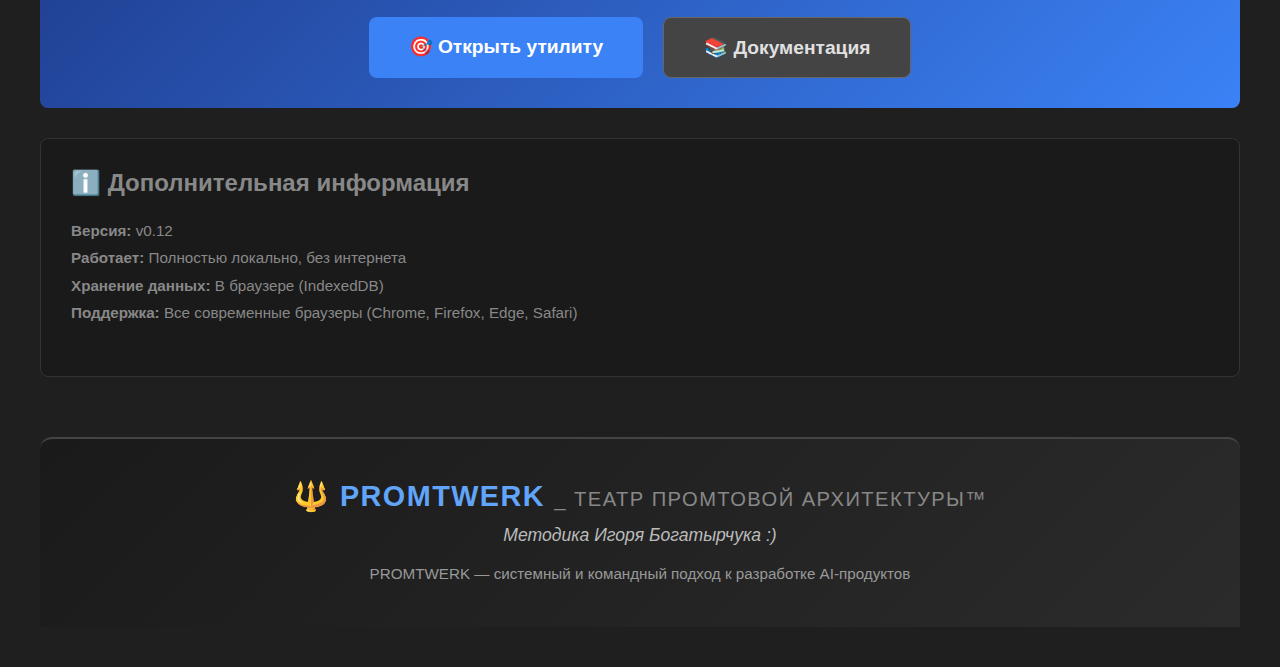
<file: standalone/onboarding.html>
<!DOCTYPE html>
<html lang="ru">
<head>
    <meta charset="UTF-8">
    <meta name="viewport" content="width=device-width, initial-scale=1.0">
    <title>Version Inventory — Добро пожаловать!</title>
    <link rel="stylesheet" href="style.css">
    <style>
        /* Стили для страницы онбординга */
        .onboarding-container {
            max-width: 1200px;
            margin: 0 auto;
            padding: 40px 20px;
            font-family: -apple-system, BlinkMacSystemFont, 'Segoe UI', Roboto, Oxygen, Ubuntu, Cantarell, sans-serif;
        }

        .onboarding-header {
            text-align: center;
            margin-bottom: 60px;
            padding: 40px 20px;
            background: linear-gradient(135deg, #1e3a8a 0%, #3b82f6 100%);
            border-radius: 12px;
            color: white;
        }

        .onboarding-header h1 {
            font-size: 3em;
            margin: 0 0 20px 0;
            font-weight: 700;
        }

        .onboarding-header .subtitle {
            font-size: 1.4em;
            opacity: 0.95;
            margin: 0;
        }

        .onboarding-section {
            background: #1e1e1e;
            border: 1px solid #444;
            border-radius: 8px;
            padding: 30px;
            margin-bottom: 30px;
        }

        .onboarding-section h2 {
            color: #60a5fa;
            font-size: 2em;
            margin: 0 0 20px 0;
            display: flex;
            align-items: center;
            gap: 12px;
        }

        .onboarding-section p {
            color: #e0e0e0;
            line-height: 1.8;
            font-size: 1.1em;
            margin-bottom: 20px;
        }

        .onboarding-section ul {
            color: #e0e0e0;
            line-height: 2;
            font-size: 1.1em;
            margin-left: 20px;
        }

        .onboarding-section li {
            margin-bottom: 12px;
        }

        .step-card {
            background: #262626;
            border: 1px solid #444;
            border-left: 4px solid #3b82f6;
            border-radius: 8px;
            padding: 25px;
            margin-bottom: 20px;
        }

        .step-card h3 {
            color: #60a5fa;
            font-size: 1.5em;
            margin: 0 0 15px 0;
            display: flex;
            align-items: center;
            gap: 10px;
        }

        .step-card p {
            color: #d0d0d0;
            line-height: 1.7;
            margin-bottom: 10px;
        }

        .step-card code {
            background: #1a1a1a;
            padding: 2px 8px;
            border-radius: 4px;
            color: #f59e0b;
            font-family: 'Courier New', monospace;
        }

        .test-files-grid {
            display: grid;
            grid-template-columns: repeat(auto-fit, minmax(300px, 1fr));
            gap: 20px;
            margin-top: 20px;
        }

        .test-file-card {
            background: #262626;
            border: 1px solid #444;
            border-radius: 8px;
            padding: 20px;
            text-align: center;
        }

        .test-file-card h4 {
            color: #60a5fa;
            margin: 0 0 10px 0;
        }

        .test-file-card p {
            color: #bbb;
            font-size: 0.9em;
            margin-bottom: 15px;
        }

        .test-file-card a {
            display: inline-block;
            padding: 10px 20px;
            background: #3b82f6;
            color: white;
            text-decoration: none;
            border-radius: 6px;
            transition: background 0.3s;
        }

        .test-file-card a:hover {
            background: #2563eb;
        }

        .cta-buttons {
            display: flex;
            gap: 20px;
            justify-content: center;
            margin-top: 40px;
            flex-wrap: wrap;
        }

        .cta-button {
            display: inline-block;
            padding: 18px 40px;
            font-size: 1.2em;
            font-weight: 600;
            text-decoration: none;
            border-radius: 8px;
            transition: transform 0.2s, box-shadow 0.2s;
        }

        .cta-button-primary {
            background: #3b82f6;
            color: white;
        }

        .cta-button-primary:hover {
            background: #2563eb;
            transform: translateY(-2px);
            box-shadow: 0 4px 12px rgba(59, 130, 246, 0.4);
        }

        .cta-button-secondary {
            background: #444;
            color: #e0e0e0;
            border: 1px solid #666;
        }

        .cta-button-secondary:hover {
            background: #555;
            transform: translateY(-2px);
        }

        .emoji {
            font-size: 1.2em;
        }

        .highlight {
            background: rgba(59, 130, 246, 0.2);
            padding: 2px 6px;
            border-radius: 4px;
            color: #60a5fa;
        }

        .warning-box {
            background: rgba(245, 158, 11, 0.1);
            border: 1px solid #f59e0b;
            border-left: 4px solid #f59e0b;
            border-radius: 8px;
            padding: 20px;
            margin: 20px 0;
        }

        .warning-box strong {
            color: #f59e0b;
        }

        .success-box {
            background: rgba(34, 197, 94, 0.1);
            border: 1px solid #22c55e;
            border-left: 4px solid #22c55e;
            border-radius: 8px;
            padding: 20px;
            margin: 20px 0;
        }

        .success-box strong {
            color: #22c55e;
        }

        /* Footer */
        .onboarding-footer {
            margin-top: 60px;
            padding: 40px 20px;
            background: linear-gradient(135deg, #1a1a1a 0%, #2b2b2b 100%);
            border-top: 2px solid #444;
            border-radius: 12px 12px 0 0;
            text-align: center;
        }

        .footer-content {
            max-width: 800px;
            margin: 0 auto;
        }

        .footer-logo {
            font-size: 1.8em;
            font-weight: 700;
            color: #60a5fa;
            margin-bottom: 12px;
            letter-spacing: 0.05em;
        }

        .footer-trademark {
            font-size: 0.7em;
            color: #888;
            font-weight: 400;
        }

        .footer-subtitle {
            font-size: 1.1em;
            color: #bbb;
            margin-bottom: 16px;
            font-style: italic;
        }

        .footer-description {
            font-size: 0.95em;
            color: #999;
            line-height: 1.6;
            max-width: 600px;
            margin: 0 auto;
        }

        @media (max-width: 768px) {
            .onboarding-footer {
                padding: 30px 15px;
                margin-top: 40px;
            }

            .footer-logo {
                font-size: 1.4em;
            }

            .footer-subtitle {
                font-size: 1em;
            }

            .footer-description {
                font-size: 0.9em;
            }
        }
    </style>
</head>
<body>
    <div class="onboarding-container">
        <!-- Заголовок -->
        <div class="onboarding-header">
            <h1>👋 Привет, друг!</h1>
            <p class="subtitle">Сейчас я расскажу тебе простыми словами, что это за штука</p>
        </div>

        <!-- Что это такое -->
        <div class="onboarding-section">
            <h2>🎯 Что это такое?</h2>
            <p>
                <strong>Version Inventory</strong> — это твой личный помощник для работы с версиями программного обеспечения 
                в закрытых (изолированных) сетях. Представь, что у тебя есть куча серверов, на которых крутятся разные 
                программы (IBM продукты, свои приложения и т.д.), и тебе нужно знать:
            </p>
            <ul>
                <li>Какая версия программы установлена на каждом сервере?</li>
                <li>Где какая версия работает?</li>
                <li>Как версии менялись со временем?</li>
                <li>Есть ли проблемы с версиями?</li>
            </ul>
            <p>
                Эта утилита помогает тебе <span class="highlight">собрать, сохранить и проанализировать</span> всю эту информацию 
                в одном месте, прямо в браузере, без установки дополнительных программ!
            </p>
        </div>

        <!-- Какую боль решает -->
        <div class="onboarding-section">
            <h2>💡 Какую проблему это решает?</h2>
            <p>
                Представь ситуацию: у тебя есть закрытая сеть (без интернета), где работает куча серверов с разными программами. 
                Ты хочешь понять:
            </p>
            <ul>
                <li>📊 <strong>Что где установлено?</strong> — Какие версии IBM продуктов, своих приложений и библиотек работают на каждом сервере</li>
                <li>🔍 <strong>Где найти нужную версию?</strong> — На каком сервере работает нужная тебе версия программы</li>
                <li>📈 <strong>Как всё менялось?</strong> — История изменений версий во времени</li>
                <li>⚠️ <strong>Есть ли проблемы?</strong> — Где устаревшие версии или несоответствия</li>
                <li>📋 <strong>Как это задокументировать?</strong> — Создать отчеты и инвентаризацию для руководства</li>
            </ul>
            <div class="warning-box">
                <strong>⚠️ Проблема:</strong> В закрытых сетях нельзя просто зайти в интернет и скачать утилиту. 
                Нужно что-то, что работает полностью локально, без внешних зависимостей.
            </div>
            <div class="success-box">
                <strong>✅ Решение:</strong> Version Inventory работает полностью в браузере, без интернета! 
                Все данные хранятся локально, можно использовать на любом компьютере в закрытой сети.
            </div>
        </div>

        <!-- Какой функционал -->
        <div class="onboarding-section">
            <h2>🚀 Какой функционал есть?</h2>
            <p>Вот что ты можешь делать с этой утилитой:</p>
            
            <div class="step-card">
                <h3>📁 1. Загрузить данные из Excel</h3>
                <p>
                    У тебя есть Excel файлы с информацией о серверах и версиях? Просто загрузи их — 
                    утилита автоматически распарсит и сохранит все данные.
                </p>
            </div>

            <div class="step-card">
                <h3>🔍 2. Найти нужную информацию</h3>
                <p>
                    Нужно найти, где работает определенная версия? Используй поиск — найдешь все упоминания 
                    по всем загруженным файлам за секунды.
                </p>
            </div>

            <div class="step-card">
                <h3>📊 3. Создать инвентаризацию</h3>
                <p>
                    Автоматически создай структурированный инвентарь: окружения → серверы → сервисы → endpoints → версии. 
                    Всё в удобном виде, как в базе данных.
                </p>
            </div>

            <div class="step-card">
                <h3>📈 4. Посмотреть аналитику</h3>
                <p>
                    Дашборд покажет тебе статистику: сколько серверов, какие версии популярны, 
                    где проблемы, графики распределения версий.
                </p>
            </div>

            <div class="step-card">
                <h3>🔧 5. Сгенерировать команды</h3>
                <p>
                    Нужно создать скрипты для опроса серверов? Используй шаблоны — утилита автоматически 
                    сгенерирует команды для всех твоих серверов.
                </p>
            </div>

            <div class="step-card">
                <h3>💾 6. Сохранить и перенести</h3>
                <p>
                    Всё сохраняется локально в браузере. Можешь экспортировать всю конфигурацию в один файл 
                    и перенести на другой компьютер.
                </p>
            </div>
        </div>

        <!-- Пошаговая инструкция -->
        <div class="onboarding-section">
            <h2>📝 Как начать использовать? (Пошаговая инструкция)</h2>
            
            <div class="step-card">
                <h3>Шаг 1: Подготовь данные <span class="emoji">📋</span></h3>
                <p>
                    У тебя должны быть Excel файлы с информацией о серверах и версиях. Например:
                </p>
                <ul>
                    <li>Список серверов с их IP адресами</li>
                    <li>Какие программы установлены</li>
                    <li>Какие версии этих программ</li>
                </ul>
                <p>
                    <strong>Совет:</strong> Ниже ты найдешь тестовые файлы, которые можно использовать для примера!
                </p>
            </div>

            <div class="step-card">
                <h3>Шаг 2: Загрузи файлы <span class="emoji">📤</span></h3>
                <p>
                    Открой утилиту, перейди на вкладку <span class="highlight">"Excel Workspace"</span> и загрузи свои Excel файлы. 
                    Можно загрузить несколько файлов сразу!
                </p>
                <p>
                    Утилита автоматически распарсит все листы и покажет тебе таблицы с данными.
                </p>
            </div>

            <div class="step-card">
                <h3>Шаг 3: Настрой маппинг <span class="emoji">🔗</span></h3>
                <p>
                    Теперь нужно "привязать" колонки из Excel к структуре инвентаря. Например:
                </p>
                <ul>
                    <li>Колонка <code>"Server Name"</code> → это <strong>Host</strong></li>
                    <li>Колонка <code>"IP Address"</code> → это <strong>Endpoint</strong></li>
                    <li>Колонка <code>"Version"</code> → это <strong>Version</strong></li>
                </ul>
                <p>
                    Утилита поможет тебе выбрать правильные колонки из выпадающих списков.
                </p>
            </div>

            <div class="step-card">
                <h3>Шаг 4: Импортируй в инвентарь <span class="emoji">✅</span></h3>
                <p>
                    Нажми кнопку <span class="highlight">"Применить импорт"</span> — все данные автоматически попадут в инвентарь. 
                    Теперь ты можешь просматривать их на вкладках <strong>Environment</strong>, <strong>Host</strong>, <strong>Service</strong> и т.д.
                </p>
            </div>

            <div class="step-card">
                <h3>Шаг 5: Используй функционал <span class="emoji">🎯</span></h3>
                <p>
                    Теперь можешь использовать все возможности:
                </p>
                <ul>
                    <li>🔍 <strong>Поиск</strong> — найди нужную версию по всем данным</li>
                    <li>📊 <strong>Dashboard</strong> — посмотри статистику и графики</li>
                    <li>🔧 <strong>Templates</strong> — создай шаблоны команд для опроса серверов</li>
                    <li>📈 <strong>Version Matrix</strong> — посмотри матрицу версий</li>
                </ul>
            </div>
        </div>

        <!-- Тестовые файлы -->
        <div class="onboarding-section">
            <h2>🧪 Тестовые файлы для примера</h2>
            <p>
                Чтобы попробовать утилиту, можешь использовать эти тестовые файлы. Они содержат примеры данных 
                для разных сценариев:
            </p>
            
            <div class="test-files-grid">
                <div class="test-file-card">
                    <h4>📦 IBM Products</h4>
                    <p>Пример данных для IBM продуктов (WebSphere, DB2, MQ и др.)</p>
                    <a href="test-files/ibm-products.xlsx" download>Скачать IBM Products</a>
                    <p style="font-size: 0.85em; color: #888; margin-top: 10px;">
                        Содержит: WebSphere Servers, DB2 Databases, MQ Servers, IIB Integration
                    </p>
                </div>
                
                <div class="test-file-card">
                    <h4>🏢 Default Inventory</h4>
                    <p>Стандартный пример инвентаризации серверов и сервисов</p>
                    <a href="test-files/default-inventory.xlsx" download>Скачать Inventory</a>
                    <p style="font-size: 0.85em; color: #888; margin-top: 10px;">
                        Содержит: Servers, Services, Applications
                    </p>
                </div>
                
                <div class="test-file-card">
                    <h4>🔧 Mixed Services</h4>
                    <p>Смешанный пример с разными типами сервисов и версий</p>
                    <a href="test-files/mixed-services.xlsx" download>Скачать Mixed</a>
                    <p style="font-size: 0.85em; color: #888; margin-top: 10px;">
                        Содержит: Infrastructure, Middleware, Databases, Monitoring
                    </p>
                </div>
            </div>
            
            <div class="warning-box" style="margin-top: 20px;">
                <strong>💡 Как создать тестовые файлы:</strong><br>
                Если файлы еще не созданы, открой <code>test-files/create-test-files.html</code> в браузере 
                и нажми кнопку "Создать все тестовые файлы". Файлы автоматически скачаются в папку загрузок.
            </div>
            
            <div class="success-box" style="margin-top: 30px;">
                <strong>💡 Совет:</strong> Загрузи эти файлы в утилиту и попробуй импортировать данные. 
                Это поможет тебе понять, как всё работает на практике!
            </div>
        </div>

        <!-- Примеры использования -->
        <div class="onboarding-section">
            <h2>💼 Примеры использования</h2>
            
            <div class="step-card">
                <h3>Сценарий 1: Инвентаризация IBM продуктов</h3>
                <p>
                    <strong>Задача:</strong> Нужно собрать информацию о всех IBM продуктах в сети.
                </p>
                <p>
                    <strong>Решение:</strong>
                </p>
                <ol>
                    <li>Загрузи Excel файл с данными о серверах и IBM продуктах</li>
                    <li>Настрой маппинг: Server → Host, Product → Service, Version → Version</li>
                    <li>Импортируй данные</li>
                    <li>Посмотри Dashboard — увидишь статистику по всем продуктам</li>
                    <li>Используй поиск, чтобы найти конкретную версию</li>
                </ol>
            </div>

            <div class="step-card">
                <h3>Сценарий 2: Отслеживание версий во времени</h3>
                <p>
                    <strong>Задача:</strong> Нужно отследить, как менялись версии на серверах.
                </p>
                <p>
                    <strong>Решение:</strong>
                </p>
                <ol>
                    <li>Импортируй данные за разные периоды времени</li>
                    <li>Создавай Version Snapshots для каждого периода</li>
                    <li>Смотри Version Matrix — там будет видно все изменения</li>
                    <li>Используй Dashboard для анализа трендов</li>
                </ol>
            </div>

            <div class="step-card">
                <h3>Сценарий 3: Генерация команд для опроса</h3>
                <p>
                    <strong>Задача:</strong> Нужно создать скрипты для автоматического опроса серверов.
                </p>
                <p>
                    <strong>Решение:</strong>
                </p>
                <ol>
                    <li>Создай Dataset из загруженных Excel данных</li>
                    <li>Создай Template с командой (например, <code>curl {url} -H 'Authorization: Bearer {token}'</code>)</li>
                    <li>Утилита автоматически сгенерирует команды для всех строк в Dataset</li>
                    <li>Скопируй и используй команды для опроса</li>
                </ol>
            </div>
        </div>

        <!-- Призыв к действию -->
        <div class="onboarding-section" style="text-align: center; background: linear-gradient(135deg, #1e3a8a 0%, #3b82f6 100%); border: none;">
            <h2 style="color: white; margin-bottom: 30px;">🚀 Готов начать?</h2>
            <p style="color: rgba(255, 255, 255, 0.95); font-size: 1.2em; margin-bottom: 40px;">
                Теперь ты знаешь, что это за утилита и как её использовать. 
                Переходи к работе и начни управлять своими версиями!
            </p>
            
            <div class="cta-buttons">
                <a href="index.html" class="cta-button cta-button-primary">
                    🎯 Открыть утилиту
                </a>
                <a href="doc.html" class="cta-button cta-button-secondary">
                    📚 Документация
                </a>
            </div>
        </div>

        <!-- Дополнительная информация -->
        <div class="onboarding-section" style="background: #1a1a1a; border: 1px solid #333;">
            <h2 style="font-size: 1.5em; color: #888;">ℹ️ Дополнительная информация</h2>
            <p style="color: #888; font-size: 0.95em;">
                <strong>Версия:</strong> v0.12<br>
                <strong>Работает:</strong> Полностью локально, без интернета<br>
                <strong>Хранение данных:</strong> В браузере (IndexedDB)<br>
                <strong>Поддержка:</strong> Все современные браузеры (Chrome, Firefox, Edge, Safari)
            </p>
        </div>

        <!-- Footer -->
        <footer class="onboarding-footer">
            <div class="footer-content">
                <div class="footer-logo">
                    🔱 PROMTWERK <span class="footer-trademark">_ ТЕАТР ПРОМТОВОЙ АРХИТЕКТУРЫ™</span>
                </div>
                <div class="footer-subtitle">
                    Методика Игоря Богатырчука :)
                </div>
                <div class="footer-description">
                    PROMTWERK — системный и командный подход к разработке AI-продуктов
                </div>
            </div>
        </footer>
    </div>
</body>
</html>
</file>
<file: style.css>
body {
    margin: 0;
    font-family: Consolas, monospace;
    background: #1f1f1f;
    color: #e0e0e0;
}

#app {
    min-height: 100vh;
    display: flex;
    flex-direction: column;
}

header {
    background: #2b2b2b;
    padding: 10px 16px;
    border-bottom: 1px solid #444;
}

h1 {
    margin: 0 0 8px 0;
    font-size: 20px;
    font-weight: 600;
}

nav {
    display: flex;
    flex-wrap: wrap;
    gap: 6px;
}

nav button {
    background: #3a3a3a;
    border: 1px solid #555;
    padding: 5px 10px;
    color: #e0e0e0;
    cursor: pointer;
    font-size: 13px;
    border-radius: 4px;
}

nav button.active {
    background: #0077cc;
    border-color: #0090ff;
}

/* tabs */

.tab {
    display: none;
    padding: 16px;
}

.tab.active {
    display: block;
}

.tab h2 {
    margin: 0 0 10px 0;
    border-bottom: 1px solid #444;
    padding-bottom: 4px;
    text-transform: uppercase;
    letter-spacing: 0.08em;
    font-size: 14px;
    color: #bbbbbb;
}

.tab h3 {
    margin-top: 18px;
    margin-bottom: 8px;
    font-size: 13px;
    color: #cccccc;
}

.hint {
    font-size: 11px;
    color: #999999;
    margin: 4px 0 8px 0;
}

/* info block */
.info-block {
    background: #262626;
    border: 1px solid #444;
    border-left: 3px solid #0077cc;
    padding: 12px 14px;
    margin: 12px 0 16px 0;
    border-radius: 4px;
}

.info-block-title {
    font-size: 13px;
    font-weight: 600;
    color: #cccccc;
    margin: 0 0 8px 0;
    display: flex;
    align-items: center;
    gap: 6px;
}

.info-block-title::before {
    content: "ℹ";
    color: #0077cc;
    font-size: 14px;
}

.info-block-content {
    font-size: 12px;
    color: #d0d0d0;
    line-height: 1.5;
    margin: 0;
}

.info-block-section {
    margin-bottom: 10px;
}

.info-block-section:last-child {
    margin-bottom: 0;
}

.info-block-section strong {
    color: #e0e0e0;
    font-weight: 600;
}

.info-block-list {
    margin: 6px 0 0 18px;
    padding: 0;
    list-style: disc;
}

.info-block-list li {
    margin-bottom: 4px;
    color: #c0c0c0;
}

.info-block-sources {
    font-size: 11px;
    color: #999999;
    margin-top: 8px;
    padding-top: 8px;
    border-top: 1px solid #444;
}

/* toolbar */

.toolbar {
    margin: 6px 0 10px 0;
    display: flex;
    flex-wrap: wrap;
    gap: 8px;
    align-items: center;
}

.toolbar button {
    background: #3a3a3a;
    border: 1px solid #555;
    padding: 5px 10px;
    color: #e0e0e0;
    cursor: pointer;
    font-size: 12px;
    border-radius: 4px;
}

.toolbar button:hover {
    background: #4a4a4a;
}

.toolbar label {
    font-size: 12px;
}

/* inputs */

select,
input[type="text"],
input[type="file"] {
    background: #2b2b2b;
    color: #e0e0e0;
    border: 1px solid #555;
    padding: 3px 6px;
    font-size: 12px;
}

/* tables */

table {
    width: 100%;
    border-collapse: collapse;
    margin-bottom: 10px;
    table-layout: fixed;
}

.entity-table th,
.entity-table td,
#versionMatrix th,
#versionMatrix td,
#excelDataTable th,
#excelDataTable td,
#excelImportMappingTable th,
#excelImportMappingTable td {
    border: 1px solid #555;
    padding: 5px 6px;
    font-size: 12px;
    vertical-align: top;
}

.entity-table tr:nth-child(even),
#excelDataTable tr:nth-child(even) {
    background: #252525;
}

.entity-table th,
#excelDataTable th,
#versionMatrix th,
#excelImportMappingTable th {
    background: #303030;
    font-weight: 600;
}

.entity-table td[contenteditable="true"],
#versionMatrix td[contenteditable="true"] {
    background: #2b2b2b;
    outline: none;
}

.entity-table td[contenteditable="true"]:focus,
#versionMatrix td[contenteditable="true"]:focus {
    background: #333366;
}

/* first column width */

.entity-table th:first-child,
.entity-table td:first-child,
#versionMatrix th:first-child,
#versionMatrix td:first-child {
    width: 140px;
}

/* delete button */

.del-row {
    background: #552222;
    border: 1px solid #884444;
    color: #ffdddd;
    cursor: pointer;
    padding: 2px 6px;
    font-size: 11px;
    border-radius: 3px;
}

.del-row:hover {
    background: #773333;
}

/* textareas */

textarea {
    width: 100%;
    min-height: 140px;
    background: #222;
    color: #e0e0e0;
    padding: 8px;
    border: 1px solid #444;
    font-family: Consolas, monospace;
    font-size: 12px;
    resize: vertical;
    box-sizing: border-box;
}

#curlOutput {
    min-height: 120px;
    white-space: pre;
}

/* matrix */

.matrix-wrapper {
    overflow: auto;
    max-width: 100%;
    border: 1px solid #444;
    background: #202020;
}

#versionMatrix {
    min-width: 400px;
}

#versionMatrix td[contenteditable="true"] {
    background: #262626;
}

#versionMatrix td.baseline {
    background: #303050;
}

#versionMatrix td.diff {
    background: #663333;
}

#versionMatrix th:first-child,
#versionMatrix td:first-child {
    position: sticky;
    left: 0;
    background: #252525;
    z-index: 1;
}

/* Excel workspace */

.excel-columns-panel {
    display: grid;
    grid-template-columns: minmax(220px, 260px) minmax(0, 1fr);
    gap: 16px;
    margin-bottom: 16px;
}

.excel-columns-block,
.excel-builder-block {
    border: 1px solid #444;
    padding: 8px;
    background: #262626;
}

#excelColumnsList {
    list-style: none;
    padding: 0;
    margin: 0;
    max-height: 220px;
    overflow-y: auto;
    font-size: 12px;
}

#excelColumnsList li {
    display: flex;
    align-items: center;
    gap: 4px;
    padding: 2px 0;
}

#excelColumnsList label {
    cursor: pointer;
    transition: opacity 0.2s, color 0.2s;
}

/* Визуальная индикация для неактивных (неотмеченных) колонок */
#excelColumnsList input[type="checkbox"]:not(:checked)~*,
#excelColumnsList label:has(input[type="checkbox"]:not(:checked)) {
    opacity: 0.5;
    color: #888;
}

/* Плавное скрытие/показ колонок в таблице */
#excelDataTable th[data-col],
#excelDataTable td[data-col] {
    transition: opacity 0.2s ease;
}

.excel-table-wrapper {
    max-height: 320px;
    overflow: auto;
    border: 1px solid #444;
    background: #202020;
}

/* Excel import mapping */

.excel-import-mapping-wrapper {
    max-height: 220px;
    overflow: auto;
    border: 1px solid #444;
    background: #202020;
}

/* Dashboard */

.dashboard-filters {
    background: #262626;
    border: 1px solid #444;
    border-radius: 4px;
    padding: 12px;
    margin-bottom: 20px;
}

.dashboard-filters h3 {
    margin-top: 0;
    margin-bottom: 10px;
}

.dashboard-overview {
    margin-bottom: 20px;
}

.dashboard-cards {
    display: grid;
    grid-template-columns: repeat(auto-fit, minmax(140px, 1fr));
    gap: 12px;
    margin-bottom: 12px;
}

.dashboard-card {
    background: #262626;
    border: 1px solid #444;
    border-radius: 4px;
    padding: 12px;
    text-align: center;
}

.dashboard-card-title {
    font-size: 11px;
    color: #999;
    text-transform: uppercase;
    letter-spacing: 0.05em;
    margin-bottom: 6px;
}

.dashboard-card-value {
    font-size: 24px;
    font-weight: 600;
    color: #0077cc;
}

.dashboard-card-subtitle {
    font-size: 11px;
    color: #999;
    margin-top: 4px;
}

.dashboard-section {
    margin-bottom: 24px;
    padding-bottom: 16px;
    border-bottom: 1px solid #333;
}

.dashboard-section:last-child {
    border-bottom: none;
}

.dashboard-source-label {
    font-size: 11px;
    color: #888;
    margin-top: 8px;
    margin-bottom: 0;
    font-style: italic;
}

.dashboard-source-label strong {
    color: #aaa;
    font-style: normal;
}

/* Datasets (Block B) */

.datasets-panel {
    display: grid;
    grid-template-columns: minmax(250px, 300px) minmax(0, 1fr);
    gap: 16px;
    margin-bottom: 20px;
}

.datasets-list-panel,
.dataset-editor-panel {
    border: 1px solid #444;
    padding: 12px;
    background: #262626;
}

.datasets-list {
    max-height: 400px;
    overflow-y: auto;
    margin-top: 10px;
}

.dataset-item {
    padding: 8px;
    margin: 4px 0;
    background: #2b2b2b;
    border: 1px solid #444;
    border-radius: 3px;
    cursor: pointer;
    transition: background-color 0.2s;
}

.dataset-item:hover {
    background: #333;
}

.dataset-item.active {
    background: #3a4a5a;
    border-color: #0077cc;
}

.dataset-item-name {
    font-weight: 600;
    color: #e0e0e0;
    margin-bottom: 4px;
}

.dataset-item-description {
    font-size: 11px;
    color: #999;
}

.dataset-form {
    display: flex;
    flex-direction: column;
    gap: 10px;
}

.dataset-form label {
    display: flex;
    flex-direction: column;
    gap: 4px;
    font-size: 12px;
}

.dataset-columns-list {
    max-height: 200px;
    overflow-y: auto;
    border: 1px solid #444;
    padding: 8px;
    background: #2b2b2b;
    margin-top: 8px;
}

.dataset-column-item {
    display: flex;
    align-items: center;
    gap: 8px;
    padding: 4px 0;
}

.dataset-column-item input[type="checkbox"] {
    cursor: pointer;
}

.dataset-column-item input[type="text"] {
    flex: 1;
    background: #1f1f1f;
    border: 1px solid #555;
    padding: 3px 6px;
    color: #e0e0e0;
    font-size: 11px;
}

.dataset-filters-list {
    margin-top: 8px;
    padding: 8px;
    background: #2b2b2b;
    border: 1px solid #444;
    min-height: 60px;
}

.dataset-preview-panel {
    margin-top: 20px;
    padding-top: 20px;
    border-top: 1px solid #333;
}

.dataset-preview-table-wrapper {
    max-height: 400px;
    overflow: auto;
    border: 1px solid #444;
    background: #202020;
    margin-top: 8px;
}

.dataset-preview-table-wrapper table {
    width: 100%;
    border-collapse: collapse;
}

.dataset-preview-table-wrapper th,
.dataset-preview-table-wrapper td {
    border: 1px solid #555;
    padding: 5px 6px;
    font-size: 12px;
    text-align: left;
}

.dataset-preview-table-wrapper th {
    background: #303030;
    font-weight: 600;
    position: sticky;
    top: 0;
    z-index: 1;
}

.dataset-preview-table-wrapper tr:nth-child(even) {
    background: #252525;
}

/* responsive */

@media (max-width: 900px) {
    .excel-columns-panel {
        grid-template-columns: 1fr;
    }

    .datasets-panel {
        grid-template-columns: 1fr;
    }

    .scan-jobs-panel {
        grid-template-columns: 1fr;
    }
}

/* Scan / Jobs */
.scan-jobs-panel {
    display: grid;
    grid-template-columns: minmax(250px, 300px) minmax(0, 1fr);
    gap: 16px;
    margin-bottom: 16px;
}

.scan-jobs-list-panel,
.scan-job-editor-panel,
.scan-results-panel,
.scan-import-panel {
    border: 1px solid #444;
    padding: 12px;
    background: #262626;
}

.scan-jobs-list {
    max-height: 400px;
    overflow-y: auto;
    margin-top: 10px;
}

.scan-job-item {
    background: #333;
    border: 1px solid #555;
    padding: 10px;
    margin-bottom: 8px;
    border-radius: 4px;
    cursor: pointer;
    transition: background 0.2s;
}

.scan-job-item:hover {
    background: #444;
}

.scan-job-item.active {
    background: #0077cc;
    border-color: #0090ff;
}

.scan-job-item-name {
    font-weight: 600;
    color: #e0e0e0;
    margin-bottom: 4px;
}

.scan-job-item-meta {
    font-size: 11px;
    color: #bbb;
    display: flex;
    gap: 12px;
}

.scan-job-item-status {
    padding: 2px 6px;
    border-radius: 3px;
    font-size: 10px;
    font-weight: 600;
}

.scan-job-item-status.active {
    background: #0a5;
    color: #fff;
}

.scan-job-item-status.paused {
    background: #888;
    color: #fff;
}

.scan-job-form {
    display: flex;
    flex-direction: column;
    gap: 12px;
}

.scan-job-form label {
    display: flex;
    flex-direction: column;
    gap: 4px;
}

.scan-job-form input,
.scan-job-form select,
.scan-job-form textarea {
    padding: 6px;
    background: #333;
    border: 1px solid #555;
    color: #e0e0e0;
    border-radius: 3px;
}

.scan-job-targets-panel {
    margin-top: 10px;
    padding: 10px;
    background: #1e1e1e;
    border: 1px solid #333;
    border-radius: 4px;
    max-height: 300px;
    overflow-y: auto;
}

.scan-job-target-item {
    display: flex;
    align-items: center;
    gap: 8px;
    padding: 6px;
    border-bottom: 1px dashed #333;
}

.scan-job-target-item:last-child {
    border-bottom: none;
}

.scan-job-target-item input[type="checkbox"] {
    margin-left: 0;
}

.scan-results-panel {
    grid-column: 1 / -1;
    margin-top: 16px;
}

.scan-results-table-wrapper {
    margin-top: 10px;
    max-height: 500px;
    overflow-y: auto;
}

.scan-results-table {
    width: 100%;
    border-collapse: collapse;
}

.scan-results-table th,
.scan-results-table td {
    padding: 8px;
    text-align: left;
    border-bottom: 1px solid #333;
}

.scan-results-table th {
    background: #333;
    position: sticky;
    top: 0;
    z-index: 1;
}

.scan-results-table tr:hover {
    background: #2a2a2a;
}

.scan-result-status {
    padding: 3px 8px;
    border-radius: 3px;
    font-size: 11px;
    font-weight: 600;
}

.scan-result-status.success {
    background: #0a5;
    color: #fff;
}

.scan-result-status.error {
    background: #a00;
    color: #fff;
}

.scan-result-status.timeout {
    background: #fa0;
    color: #000;
}

.scan-import-panel {
    grid-column: 1 / -1;
    margin-top: 16px;
}

.scan-import-panel textarea {
    width: 100%;
    padding: 8px;
    background: #1e1e1e;
    border: 1px solid #444;
    color: #e0e0e0;
    font-family: 'Courier New', monospace;
    font-size: 12px;
    border-radius: 4px;
    resize: vertical;
}

/* Mapping Profiles (v0.10) */
.mapping-profiles-toolbar {
    display: flex;
    gap: 8px;
    align-items: center;
    margin-bottom: 12px;
    padding: 8px;
    background: #262626;
    border: 1px solid #444;
    border-radius: 4px;
}

.mapping-profiles-toolbar label {
    display: flex;
    align-items: center;
    gap: 6px;
}

.mapping-profiles-toolbar select {
    padding: 4px 8px;
    background: #333;
    border: 1px solid #555;
    color: #e0e0e0;
    border-radius: 3px;
}

.mapping-profiles-panel {
    margin-top: 16px;
    padding: 12px;
    background: #262626;
    border: 1px solid #444;
    border-radius: 4px;
}

.mapping-profiles-content {
    display: grid;
    grid-template-columns: minmax(250px, 300px) minmax(0, 1fr);
    gap: 16px;
}

.mapping-profiles-list-panel,
.mapping-profile-editor-panel {
    border: 1px solid #555;
    padding: 10px;
    background: #1e1e1e;
    border-radius: 4px;
}

.mapping-profiles-list {
    max-height: 400px;
    overflow-y: auto;
    margin-top: 10px;
}

.mapping-profile-item {
    background: #333;
    border: 1px solid #555;
    padding: 10px;
    margin-bottom: 8px;
    border-radius: 4px;
    cursor: pointer;
    transition: background 0.2s;
}

.mapping-profile-item:hover {
    background: #444;
}

.mapping-profile-item.active {
    background: #0077cc;
    border-color: #0090ff;
}

.mapping-profile-item-name {
    font-weight: 600;
    color: #e0e0e0;
    margin-bottom: 4px;
}

.mapping-profile-item-meta {
    font-size: 11px;
    color: #bbb;
    display: flex;
    gap: 12px;
}

.mapping-profile-form {
    display: flex;
    flex-direction: column;
    gap: 12px;
}

.mapping-profile-form label {
    display: flex;
    flex-direction: column;
    gap: 4px;
}

.mapping-profile-form input,
.mapping-profile-form select {
    padding: 6px;
    background: #333;
    border: 1px solid #555;
    color: #e0e0e0;
    border-radius: 3px;
}

/* ============================
   CREDENTIALS (v0.11)
   ============================ */

.credentials-panel {
    display: grid;
    grid-template-columns: minmax(300px, 1fr) minmax(400px, 2fr);
    gap: 20px;
    margin-top: 20px;
}

.credentials-list-panel,
.credential-editor-panel {
    border: 1px solid #444;
    background: #262626;
    padding: 16px;
    border-radius: 4px;
}

.credentials-list {
    list-style: none;
    padding: 0;
    margin: 10px 0 0 0;
    max-height: 500px;
    overflow-y: auto;
}

.credential-item {
    background: #333;
    border: 1px solid #555;
    padding: 12px;
    margin-bottom: 8px;
    border-radius: 4px;
    cursor: pointer;
    transition: background 0.2s;
}

.credential-item:hover {
    background: #444;
}

.credential-item.active {
    background: #0077cc;
    border-color: #0090ff;
}

.credential-item-name {
    font-weight: 600;
    color: #e0e0e0;
    margin-bottom: 6px;
}

.credential-item-meta {
    font-size: 11px;
    color: #bbb;
    display: flex;
    gap: 12px;
    margin-top: 4px;
}

.credential-item-type {
    display: inline-block;
    padding: 2px 6px;
    background: #444;
    border-radius: 3px;
    font-size: 10px;
}

.credential-item-type.technical {
    background: #0066cc;
    color: #fff;
}

.credential-item-type.user {
    background: #cc6600;
    color: #fff;
}

.credential-form {
    display: flex;
    flex-direction: column;
    gap: 12px;
}

.credential-form label {
    display: flex;
    flex-direction: column;
    gap: 4px;
}

.credential-form input[type="text"],
.credential-form input[type="password"],
.credential-form select,
.credential-form textarea {
    padding: 6px;
    background: #333;
    border: 1px solid #555;
    color: #e0e0e0;
    border-radius: 3px;
    font-family: inherit;
}

.credential-form textarea {
    resize: vertical;
    min-height: 60px;
}

.password-input-wrapper {
    display: flex;
    gap: 4px;
    align-items: center;
}

.password-input-wrapper input {
    flex: 1;
}

.toggle-password-btn {
    background: #444;
    border: 1px solid #555;
    color: #e0e0e0;
    padding: 6px 10px;
    cursor: pointer;
    border-radius: 3px;
    font-size: 14px;
    transition: background 0.2s;
}

.toggle-password-btn:hover {
    background: #555;
}

@media (max-width: 900px) {
    .credentials-panel {
        grid-template-columns: 1fr;
    }
}

@media (max-width: 900px) {
    .mapping-profiles-content {
        grid-template-columns: 1fr;
    }
}

/* ============================
   EXPORT/IMPORT CONFIG (v0.12)
   ============================ */

.export-config-panel,
.import-config-panel {
    border: 1px solid #444;
    background: #262626;
    padding: 16px;
    border-radius: 4px;
    margin-top: 20px;
}

.export-options {
    display: flex;
    flex-direction: column;
    gap: 8px;
    margin: 12px 0;
    padding: 12px;
    background: #202020;
    border: 1px solid #333;
    border-radius: 4px;
}

.export-options label {
    display: flex;
    align-items: center;
    gap: 8px;
    cursor: pointer;
    color: #e0e0e0;
}

.export-options input[type="checkbox"] {
    cursor: pointer;
}

.import-preview,
.import-report {
    margin-top: 16px;
    padding: 12px;
    background: #202020;
    border: 1px solid #333;
    border-radius: 4px;
}

.import-preview h5,
.import-report h5 {
    margin: 0 0 10px 0;
    color: #e0e0e0;
}

#importConfigPreviewContent,
#importConfigReportContent {
    font-size: 12px;
    color: #bbb;
    line-height: 1.6;
}

.import-preview-item {
    margin-bottom: 8px;
    padding: 6px;
    background: #262626;
    border-radius: 3px;
}

.import-preview-item strong {
    color: #60a5fa;
}

.import-report-success {
    color: #22c55e;
}

.import-report-error {
    color: #ef4444;
}

.import-report-warning {
    color: #f59e0b;
}

/* ============================
   MOBILE RESPONSIVE (v0.13)
   ============================ */

/* Гамбургер-меню */
.header-top {
    display: flex;
    justify-content: space-between;
    align-items: center;
}

.mobile-menu-toggle {
    display: none;
    flex-direction: column;
    justify-content: space-around;
    width: 30px;
    height: 30px;
    background: transparent;
    border: none;
    cursor: pointer;
    padding: 0;
    z-index: 1001;
}

.mobile-menu-toggle span {
    width: 100%;
    height: 3px;
    background: #e0e0e0;
    border-radius: 3px;
    transition: all 0.3s ease;
}

.mobile-menu-toggle.active span:nth-child(1) {
    transform: rotate(45deg) translate(8px, 8px);
}

.mobile-menu-toggle.active span:nth-child(2) {
    opacity: 0;
}

.mobile-menu-toggle.active span:nth-child(3) {
    transform: rotate(-45deg) translate(8px, -8px);
}

/* Мобильная навигация */
.nav-mobile-hidden {
    display: flex;
}

/* Touch-friendly элементы */
button,
.btn-primary,
.btn-secondary,
.tab-btn {
    -webkit-tap-highlight-color: rgba(0, 119, 204, 0.3);
    touch-action: manipulation;
    user-select: none;
}

/* Адаптивные таблицы */
.table-wrapper,
.excel-table-wrapper {
    overflow-x: auto;
    -webkit-overflow-scrolling: touch;
    width: 100%;
    margin: 10px 0;
}

table {
    min-width: 100%;
    border-collapse: collapse;
}

/* Мобильные стили */
@media (max-width: 768px) {

    /* Header */
    header {
        padding: 10px;
    }

    h1 {
        font-size: 16px;
        margin: 0;
    }

    .header-top {
        margin-bottom: 10px;
    }

    .mobile-menu-toggle {
        display: flex;
    }

    /* Навигация */
    nav {
        flex-direction: column;
        gap: 0;
        max-height: 0;
        overflow: hidden;
        transition: max-height 0.3s ease-out;
        width: 100%;
    }

    nav.nav-mobile-visible {
        max-height: 1000px;
        transition: max-height 0.3s ease-in;
    }

    nav button {
        width: 100%;
        padding: 12px;
        text-align: left;
        font-size: 14px;
        border-radius: 0;
        border-left: none;
        border-right: none;
        border-top: 1px solid #444;
        border-bottom: 1px solid #444;
    }

    nav button:first-child {
        border-top: 1px solid #444;
    }

    /* Tabs */
    .tab {
        padding: 12px;
    }

    .tab h2 {
        font-size: 16px;
    }

    .tab h3 {
        font-size: 14px;
    }

    /* Таблицы - горизонтальный скролл */
    .table-wrapper,
    .excel-table-wrapper {
        margin: 10px -12px;
        padding: 0 12px;
    }

    table {
        font-size: 12px;
    }

    table th,
    table td {
        padding: 8px 6px;
        white-space: nowrap;
    }

    /* Формы */
    .toolbar {
        flex-direction: column;
        gap: 10px;
    }

    .toolbar label {
        width: 100%;
    }

    .toolbar input,
    .toolbar select,
    .toolbar textarea {
        width: 100%;
        font-size: 16px;
        /* Предотвращает zoom на iOS */
    }

    /* Кнопки */
    button,
    .btn-primary,
    .btn-secondary {
        padding: 12px 20px;
        font-size: 14px;
        min-height: 44px;
        /* Touch-friendly размер */
    }

    /* Info blocks */
    .info-block {
        padding: 12px;
        margin: 10px 0;
    }

    .info-block-title {
        font-size: 14px;
    }

    /* Excel Workspace */
    .excel-panel {
        flex-direction: column;
    }

    .excel-columns-list {
        max-height: 200px;
    }

    /* Dashboard */
    .dashboard-filters {
        flex-direction: column;
        gap: 10px;
    }

    .dashboard-cards {
        grid-template-columns: 1fr;
        gap: 10px;
    }

    /* Панели с двумя колонками */
    .credentials-panel,
    .scan-panel,
    .datasets-panel {
        flex-direction: column;
    }

    .credentials-list-panel,
    .credential-editor-panel,
    .scan-list-panel,
    .scan-job-editor-panel,
    .datasets-list-panel,
    .dataset-editor-panel {
        width: 100%;
    }

    /* Textarea */
    textarea {
        font-size: 14px;
        min-height: 100px;
    }

    /* Скрытие некоторых элементов на мобильных */
    .hint {
        font-size: 11px;
    }
}

/* Планшеты */
@media (min-width: 769px) and (max-width: 1024px) {
    header {
        padding: 12px;
    }

    nav {
        gap: 8px;
    }

    nav button {
        padding: 8px 12px;
        font-size: 12px;
    }

    .tab {
        padding: 16px;
    }

    .table-wrapper {
        overflow-x: auto;
    }
}

/* Улучшение для touch устройств */
@media (hover: none) and (pointer: coarse) {

    /* Увеличиваем зоны клика для touch */
    button,
    .tab-btn,
    .btn-primary,
    .btn-secondary {
        min-height: 44px;
        min-width: 44px;
    }

    /* Убираем hover эффекты на touch устройствах */
    nav button:hover {
        background: #3a3a3a;
    }

    /* Улучшаем скролл */
    * {
        -webkit-overflow-scrolling: touch;
    }
}

/* Предотвращение zoom при фокусе на input (iOS) */
@media (max-width: 768px) {

    input[type="text"],
    input[type="number"],
    input[type="email"],
    input[type="password"],
    select,
    textarea {
        font-size: 16px !important;
    }
}

/* Старые media queries для совместимости */
@media (max-width: 900px) {
    /* Сохраняем существующие стили */
}

@media (max-width: 800px) {
    /* Сохраняем существующие стили */
}
</file>
<file: standalone/style.css>
body {
    margin: 0;
    font-family: Consolas, monospace;
    background: #1f1f1f;
    color: #e0e0e0;
}

#app {
    min-height: 100vh;
    display: flex;
    flex-direction: column;
}

header {
    background: #2b2b2b;
    padding: 10px 16px;
    border-bottom: 1px solid #444;
}

h1 {
    margin: 0 0 8px 0;
    font-size: 20px;
    font-weight: 600;
}

nav {
    display: flex;
    flex-wrap: wrap;
    gap: 6px;
}

nav button {
    background: #3a3a3a;
    border: 1px solid #555;
    padding: 5px 10px;
    color: #e0e0e0;
    cursor: pointer;
    font-size: 13px;
    border-radius: 4px;
}

nav button.active {
    background: #0077cc;
    border-color: #0090ff;
}

/* tabs */

.tab {
    display: none;
    padding: 16px;
}

.tab.active {
    display: block;
}

.tab h2 {
    margin: 0 0 10px 0;
    border-bottom: 1px solid #444;
    padding-bottom: 4px;
    text-transform: uppercase;
    letter-spacing: 0.08em;
    font-size: 14px;
    color: #bbbbbb;
}

.tab h3 {
    margin-top: 18px;
    margin-bottom: 8px;
    font-size: 13px;
    color: #cccccc;
}

.hint {
    font-size: 11px;
    color: #999999;
    margin: 4px 0 8px 0;
}

/* info block */
.info-block {
    background: #262626;
    border: 1px solid #444;
    border-left: 3px solid #0077cc;
    padding: 12px 14px;
    margin: 12px 0 16px 0;
    border-radius: 4px;
}

.info-block-title {
    font-size: 13px;
    font-weight: 600;
    color: #cccccc;
    margin: 0 0 8px 0;
    display: flex;
    align-items: center;
    gap: 6px;
}

.info-block-title::before {
    content: "ℹ";
    color: #0077cc;
    font-size: 14px;
}

.info-block-content {
    font-size: 12px;
    color: #d0d0d0;
    line-height: 1.5;
    margin: 0;
}

.info-block-section {
    margin-bottom: 10px;
}

.info-block-section:last-child {
    margin-bottom: 0;
}

.info-block-section strong {
    color: #e0e0e0;
    font-weight: 600;
}

.info-block-list {
    margin: 6px 0 0 18px;
    padding: 0;
    list-style: disc;
}

.info-block-list li {
    margin-bottom: 4px;
    color: #c0c0c0;
}

.info-block-sources {
    font-size: 11px;
    color: #999999;
    margin-top: 8px;
    padding-top: 8px;
    border-top: 1px solid #444;
}

/* toolbar */

.toolbar {
    margin: 6px 0 10px 0;
    display: flex;
    flex-wrap: wrap;
    gap: 8px;
    align-items: center;
}

.toolbar button {
    background: #3a3a3a;
    border: 1px solid #555;
    padding: 5px 10px;
    color: #e0e0e0;
    cursor: pointer;
    font-size: 12px;
    border-radius: 4px;
}

.toolbar button:hover {
    background: #4a4a4a;
}

.toolbar label {
    font-size: 12px;
}

/* inputs */

select,
input[type="text"],
input[type="file"] {
    background: #2b2b2b;
    color: #e0e0e0;
    border: 1px solid #555;
    padding: 3px 6px;
    font-size: 12px;
}

/* tables */

table {
    width: 100%;
    border-collapse: collapse;
    margin-bottom: 10px;
    table-layout: fixed;
}

.entity-table th,
.entity-table td,
#versionMatrix th,
#versionMatrix td,
#excelDataTable th,
#excelDataTable td,
#excelImportMappingTable th,
#excelImportMappingTable td {
    border: 1px solid #555;
    padding: 5px 6px;
    font-size: 12px;
    vertical-align: top;
}

.entity-table tr:nth-child(even),
#excelDataTable tr:nth-child(even) {
    background: #252525;
}

.entity-table th,
#excelDataTable th,
#versionMatrix th,
#excelImportMappingTable th {
    background: #303030;
    font-weight: 600;
}

.entity-table td[contenteditable="true"],
#versionMatrix td[contenteditable="true"] {
    background: #2b2b2b;
    outline: none;
}

.entity-table td[contenteditable="true"]:focus,
#versionMatrix td[contenteditable="true"]:focus {
    background: #333366;
}

/* first column width */

.entity-table th:first-child,
.entity-table td:first-child,
#versionMatrix th:first-child,
#versionMatrix td:first-child {
    width: 140px;
}

/* delete button */

.del-row {
    background: #552222;
    border: 1px solid #884444;
    color: #ffdddd;
    cursor: pointer;
    padding: 2px 6px;
    font-size: 11px;
    border-radius: 3px;
}

.del-row:hover {
    background: #773333;
}

/* textareas */

textarea {
    width: 100%;
    min-height: 140px;
    background: #222;
    color: #e0e0e0;
    padding: 8px;
    border: 1px solid #444;
    font-family: Consolas, monospace;
    font-size: 12px;
    resize: vertical;
    box-sizing: border-box;
}

#curlOutput {
    min-height: 120px;
    white-space: pre;
}

/* matrix */

.matrix-wrapper {
    overflow: auto;
    max-width: 100%;
    border: 1px solid #444;
    background: #202020;
}

#versionMatrix {
    min-width: 400px;
}

#versionMatrix td[contenteditable="true"] {
    background: #262626;
}

#versionMatrix td.baseline {
    background: #303050;
}

#versionMatrix td.diff {
    background: #663333;
}

#versionMatrix th:first-child,
#versionMatrix td:first-child {
    position: sticky;
    left: 0;
    background: #252525;
    z-index: 1;
}

/* Excel workspace */

.excel-columns-panel {
    display: grid;
    grid-template-columns: minmax(220px, 260px) minmax(0, 1fr);
    gap: 16px;
    margin-bottom: 16px;
}

.excel-columns-block,
.excel-builder-block {
    border: 1px solid #444;
    padding: 8px;
    background: #262626;
}

#excelColumnsList {
    list-style: none;
    padding: 0;
    margin: 0;
    max-height: 220px;
    overflow-y: auto;
    font-size: 12px;
}

#excelColumnsList li {
    display: flex;
    align-items: center;
    gap: 4px;
    padding: 2px 0;
}

#excelColumnsList label {
    cursor: pointer;
    transition: opacity 0.2s, color 0.2s;
}

/* Визуальная индикация для неактивных (неотмеченных) колонок */
#excelColumnsList input[type="checkbox"]:not(:checked)~*,
#excelColumnsList label:has(input[type="checkbox"]:not(:checked)) {
    opacity: 0.5;
    color: #888;
}

/* Плавное скрытие/показ колонок в таблице */
#excelDataTable th[data-col],
#excelDataTable td[data-col] {
    transition: opacity 0.2s ease;
}

.excel-table-wrapper {
    max-height: 320px;
    overflow: auto;
    border: 1px solid #444;
    background: #202020;
}

/* Excel import mapping */

.excel-import-mapping-wrapper {
    max-height: 220px;
    overflow: auto;
    border: 1px solid #444;
    background: #202020;
}

/* Dashboard */

.dashboard-filters {
    background: #262626;
    border: 1px solid #444;
    border-radius: 4px;
    padding: 12px;
    margin-bottom: 20px;
}

.dashboard-filters h3 {
    margin-top: 0;
    margin-bottom: 10px;
}

.dashboard-overview {
    margin-bottom: 20px;
}

.dashboard-cards {
    display: grid;
    grid-template-columns: repeat(auto-fit, minmax(140px, 1fr));
    gap: 12px;
    margin-bottom: 12px;
}

.dashboard-card {
    background: #262626;
    border: 1px solid #444;
    border-radius: 4px;
    padding: 12px;
    text-align: center;
}

.dashboard-card-title {
    font-size: 11px;
    color: #999;
    text-transform: uppercase;
    letter-spacing: 0.05em;
    margin-bottom: 6px;
}

.dashboard-card-value {
    font-size: 24px;
    font-weight: 600;
    color: #0077cc;
}

.dashboard-card-subtitle {
    font-size: 11px;
    color: #999;
    margin-top: 4px;
}

.dashboard-section {
    margin-bottom: 24px;
    padding-bottom: 16px;
    border-bottom: 1px solid #333;
}

.dashboard-section:last-child {
    border-bottom: none;
}

.dashboard-source-label {
    font-size: 11px;
    color: #888;
    margin-top: 8px;
    margin-bottom: 0;
    font-style: italic;
}

.dashboard-source-label strong {
    color: #aaa;
    font-style: normal;
}

/* Datasets (Block B) */

.datasets-panel {
    display: grid;
    grid-template-columns: minmax(250px, 300px) minmax(0, 1fr);
    gap: 16px;
    margin-bottom: 20px;
}

.datasets-list-panel,
.dataset-editor-panel {
    border: 1px solid #444;
    padding: 12px;
    background: #262626;
}

.datasets-list {
    max-height: 400px;
    overflow-y: auto;
    margin-top: 10px;
}

.dataset-item {
    padding: 8px;
    margin: 4px 0;
    background: #2b2b2b;
    border: 1px solid #444;
    border-radius: 3px;
    cursor: pointer;
    transition: background-color 0.2s;
}

.dataset-item:hover {
    background: #333;
}

.dataset-item.active {
    background: #3a4a5a;
    border-color: #0077cc;
}

.dataset-item-name {
    font-weight: 600;
    color: #e0e0e0;
    margin-bottom: 4px;
}

.dataset-item-description {
    font-size: 11px;
    color: #999;
}

.dataset-form {
    display: flex;
    flex-direction: column;
    gap: 10px;
}

.dataset-form label {
    display: flex;
    flex-direction: column;
    gap: 4px;
    font-size: 12px;
}

.dataset-columns-list {
    max-height: 200px;
    overflow-y: auto;
    border: 1px solid #444;
    padding: 8px;
    background: #2b2b2b;
    margin-top: 8px;
}

.dataset-column-item {
    display: flex;
    align-items: center;
    gap: 8px;
    padding: 4px 0;
}

.dataset-column-item input[type="checkbox"] {
    cursor: pointer;
}

.dataset-column-item input[type="text"] {
    flex: 1;
    background: #1f1f1f;
    border: 1px solid #555;
    padding: 3px 6px;
    color: #e0e0e0;
    font-size: 11px;
}

.dataset-filters-list {
    margin-top: 8px;
    padding: 8px;
    background: #2b2b2b;
    border: 1px solid #444;
    min-height: 60px;
}

.dataset-preview-panel {
    margin-top: 20px;
    padding-top: 20px;
    border-top: 1px solid #333;
}

.dataset-preview-table-wrapper {
    max-height: 400px;
    overflow: auto;
    border: 1px solid #444;
    background: #202020;
    margin-top: 8px;
}

.dataset-preview-table-wrapper table {
    width: 100%;
    border-collapse: collapse;
}

.dataset-preview-table-wrapper th,
.dataset-preview-table-wrapper td {
    border: 1px solid #555;
    padding: 5px 6px;
    font-size: 12px;
    text-align: left;
}

.dataset-preview-table-wrapper th {
    background: #303030;
    font-weight: 600;
    position: sticky;
    top: 0;
    z-index: 1;
}

.dataset-preview-table-wrapper tr:nth-child(even) {
    background: #252525;
}

/* responsive */

@media (max-width: 900px) {
    .excel-columns-panel {
        grid-template-columns: 1fr;
    }

    .datasets-panel {
        grid-template-columns: 1fr;
    }

    .scan-jobs-panel {
        grid-template-columns: 1fr;
    }
}

/* Scan / Jobs */
.scan-jobs-panel {
    display: grid;
    grid-template-columns: minmax(250px, 300px) minmax(0, 1fr);
    gap: 16px;
    margin-bottom: 16px;
}

.scan-jobs-list-panel,
.scan-job-editor-panel,
.scan-results-panel,
.scan-import-panel {
    border: 1px solid #444;
    padding: 12px;
    background: #262626;
}

.scan-jobs-list {
    max-height: 400px;
    overflow-y: auto;
    margin-top: 10px;
}

.scan-job-item {
    background: #333;
    border: 1px solid #555;
    padding: 10px;
    margin-bottom: 8px;
    border-radius: 4px;
    cursor: pointer;
    transition: background 0.2s;
}

.scan-job-item:hover {
    background: #444;
}

.scan-job-item.active {
    background: #0077cc;
    border-color: #0090ff;
}

.scan-job-item-name {
    font-weight: 600;
    color: #e0e0e0;
    margin-bottom: 4px;
}

.scan-job-item-meta {
    font-size: 11px;
    color: #bbb;
    display: flex;
    gap: 12px;
}

.scan-job-item-status {
    padding: 2px 6px;
    border-radius: 3px;
    font-size: 10px;
    font-weight: 600;
}

.scan-job-item-status.active {
    background: #0a5;
    color: #fff;
}

.scan-job-item-status.paused {
    background: #888;
    color: #fff;
}

.scan-job-form {
    display: flex;
    flex-direction: column;
    gap: 12px;
}

.scan-job-form label {
    display: flex;
    flex-direction: column;
    gap: 4px;
}

.scan-job-form input,
.scan-job-form select,
.scan-job-form textarea {
    padding: 6px;
    background: #333;
    border: 1px solid #555;
    color: #e0e0e0;
    border-radius: 3px;
}

.scan-job-targets-panel {
    margin-top: 10px;
    padding: 10px;
    background: #1e1e1e;
    border: 1px solid #333;
    border-radius: 4px;
    max-height: 300px;
    overflow-y: auto;
}

.scan-job-target-item {
    display: flex;
    align-items: center;
    gap: 8px;
    padding: 6px;
    border-bottom: 1px dashed #333;
}

.scan-job-target-item:last-child {
    border-bottom: none;
}

.scan-job-target-item input[type="checkbox"] {
    margin-left: 0;
}

.scan-results-panel {
    grid-column: 1 / -1;
    margin-top: 16px;
}

.scan-results-table-wrapper {
    margin-top: 10px;
    max-height: 500px;
    overflow-y: auto;
}

.scan-results-table {
    width: 100%;
    border-collapse: collapse;
}

.scan-results-table th,
.scan-results-table td {
    padding: 8px;
    text-align: left;
    border-bottom: 1px solid #333;
}

.scan-results-table th {
    background: #333;
    position: sticky;
    top: 0;
    z-index: 1;
}

.scan-results-table tr:hover {
    background: #2a2a2a;
}

.scan-result-status {
    padding: 3px 8px;
    border-radius: 3px;
    font-size: 11px;
    font-weight: 600;
}

.scan-result-status.success {
    background: #0a5;
    color: #fff;
}

.scan-result-status.error {
    background: #a00;
    color: #fff;
}

.scan-result-status.timeout {
    background: #fa0;
    color: #000;
}

.scan-import-panel {
    grid-column: 1 / -1;
    margin-top: 16px;
}

.scan-import-panel textarea {
    width: 100%;
    padding: 8px;
    background: #1e1e1e;
    border: 1px solid #444;
    color: #e0e0e0;
    font-family: 'Courier New', monospace;
    font-size: 12px;
    border-radius: 4px;
    resize: vertical;
}

/* Mapping Profiles (v0.10) */
.mapping-profiles-toolbar {
    display: flex;
    gap: 8px;
    align-items: center;
    margin-bottom: 12px;
    padding: 8px;
    background: #262626;
    border: 1px solid #444;
    border-radius: 4px;
}

.mapping-profiles-toolbar label {
    display: flex;
    align-items: center;
    gap: 6px;
}

.mapping-profiles-toolbar select {
    padding: 4px 8px;
    background: #333;
    border: 1px solid #555;
    color: #e0e0e0;
    border-radius: 3px;
}

.mapping-profiles-panel {
    margin-top: 16px;
    padding: 12px;
    background: #262626;
    border: 1px solid #444;
    border-radius: 4px;
}

.mapping-profiles-content {
    display: grid;
    grid-template-columns: minmax(250px, 300px) minmax(0, 1fr);
    gap: 16px;
}

.mapping-profiles-list-panel,
.mapping-profile-editor-panel {
    border: 1px solid #555;
    padding: 10px;
    background: #1e1e1e;
    border-radius: 4px;
}

.mapping-profiles-list {
    max-height: 400px;
    overflow-y: auto;
    margin-top: 10px;
}

.mapping-profile-item {
    background: #333;
    border: 1px solid #555;
    padding: 10px;
    margin-bottom: 8px;
    border-radius: 4px;
    cursor: pointer;
    transition: background 0.2s;
}

.mapping-profile-item:hover {
    background: #444;
}

.mapping-profile-item.active {
    background: #0077cc;
    border-color: #0090ff;
}

.mapping-profile-item-name {
    font-weight: 600;
    color: #e0e0e0;
    margin-bottom: 4px;
}

.mapping-profile-item-meta {
    font-size: 11px;
    color: #bbb;
    display: flex;
    gap: 12px;
}

.mapping-profile-form {
    display: flex;
    flex-direction: column;
    gap: 12px;
}

.mapping-profile-form label {
    display: flex;
    flex-direction: column;
    gap: 4px;
}

.mapping-profile-form input,
.mapping-profile-form select {
    padding: 6px;
    background: #333;
    border: 1px solid #555;
    color: #e0e0e0;
    border-radius: 3px;
}

/* ============================
   CREDENTIALS (v0.11)
   ============================ */

.credentials-panel {
    display: grid;
    grid-template-columns: minmax(300px, 1fr) minmax(400px, 2fr);
    gap: 20px;
    margin-top: 20px;
}

.credentials-list-panel,
.credential-editor-panel {
    border: 1px solid #444;
    background: #262626;
    padding: 16px;
    border-radius: 4px;
}

.credentials-list {
    list-style: none;
    padding: 0;
    margin: 10px 0 0 0;
    max-height: 500px;
    overflow-y: auto;
}

.credential-item {
    background: #333;
    border: 1px solid #555;
    padding: 12px;
    margin-bottom: 8px;
    border-radius: 4px;
    cursor: pointer;
    transition: background 0.2s;
}

.credential-item:hover {
    background: #444;
}

.credential-item.active {
    background: #0077cc;
    border-color: #0090ff;
}

.credential-item-name {
    font-weight: 600;
    color: #e0e0e0;
    margin-bottom: 6px;
}

.credential-item-meta {
    font-size: 11px;
    color: #bbb;
    display: flex;
    gap: 12px;
    margin-top: 4px;
}

.credential-item-type {
    display: inline-block;
    padding: 2px 6px;
    background: #444;
    border-radius: 3px;
    font-size: 10px;
}

.credential-item-type.technical {
    background: #0066cc;
    color: #fff;
}

.credential-item-type.user {
    background: #cc6600;
    color: #fff;
}

.credential-form {
    display: flex;
    flex-direction: column;
    gap: 12px;
}

.credential-form label {
    display: flex;
    flex-direction: column;
    gap: 4px;
}

.credential-form input[type="text"],
.credential-form input[type="password"],
.credential-form select,
.credential-form textarea {
    padding: 6px;
    background: #333;
    border: 1px solid #555;
    color: #e0e0e0;
    border-radius: 3px;
    font-family: inherit;
}

.credential-form textarea {
    resize: vertical;
    min-height: 60px;
}

.password-input-wrapper {
    display: flex;
    gap: 4px;
    align-items: center;
}

.password-input-wrapper input {
    flex: 1;
}

.toggle-password-btn {
    background: #444;
    border: 1px solid #555;
    color: #e0e0e0;
    padding: 6px 10px;
    cursor: pointer;
    border-radius: 3px;
    font-size: 14px;
    transition: background 0.2s;
}

.toggle-password-btn:hover {
    background: #555;
}

@media (max-width: 900px) {
    .credentials-panel {
        grid-template-columns: 1fr;
    }
}

@media (max-width: 900px) {
    .mapping-profiles-content {
        grid-template-columns: 1fr;
    }
}

/* ============================
   EXPORT/IMPORT CONFIG (v0.12)
   ============================ */

.export-config-panel,
.import-config-panel {
    border: 1px solid #444;
    background: #262626;
    padding: 16px;
    border-radius: 4px;
    margin-top: 20px;
}

.export-options {
    display: flex;
    flex-direction: column;
    gap: 8px;
    margin: 12px 0;
    padding: 12px;
    background: #202020;
    border: 1px solid #333;
    border-radius: 4px;
}

.export-options label {
    display: flex;
    align-items: center;
    gap: 8px;
    cursor: pointer;
    color: #e0e0e0;
}

.export-options input[type="checkbox"] {
    cursor: pointer;
}

.import-preview,
.import-report {
    margin-top: 16px;
    padding: 12px;
    background: #202020;
    border: 1px solid #333;
    border-radius: 4px;
}

.import-preview h5,
.import-report h5 {
    margin: 0 0 10px 0;
    color: #e0e0e0;
}

#importConfigPreviewContent,
#importConfigReportContent {
    font-size: 12px;
    color: #bbb;
    line-height: 1.6;
}

.import-preview-item {
    margin-bottom: 8px;
    padding: 6px;
    background: #262626;
    border-radius: 3px;
}

.import-preview-item strong {
    color: #60a5fa;
}

.import-report-success {
    color: #22c55e;
}

.import-report-error {
    color: #ef4444;
}

.import-report-warning {
    color: #f59e0b;
}

/* ============================
   MOBILE RESPONSIVE (v0.13)
   ============================ */

/* Гамбургер-меню */
.header-top {
    display: flex;
    justify-content: space-between;
    align-items: center;
}

.mobile-menu-toggle {
    display: none;
    flex-direction: column;
    justify-content: space-around;
    width: 30px;
    height: 30px;
    background: transparent;
    border: none;
    cursor: pointer;
    padding: 0;
    z-index: 1001;
}

.mobile-menu-toggle span {
    width: 100%;
    height: 3px;
    background: #e0e0e0;
    border-radius: 3px;
    transition: all 0.3s ease;
}

.mobile-menu-toggle.active span:nth-child(1) {
    transform: rotate(45deg) translate(8px, 8px);
}

.mobile-menu-toggle.active span:nth-child(2) {
    opacity: 0;
}

.mobile-menu-toggle.active span:nth-child(3) {
    transform: rotate(-45deg) translate(8px, -8px);
}

/* Мобильная навигация */
.nav-mobile-hidden {
    display: flex;
}

/* Touch-friendly элементы */
button, .btn-primary, .btn-secondary, .tab-btn {
    -webkit-tap-highlight-color: rgba(0, 119, 204, 0.3);
    touch-action: manipulation;
    user-select: none;
}

/* Адаптивные таблицы */
.table-wrapper,
.excel-table-wrapper {
    overflow-x: auto;
    -webkit-overflow-scrolling: touch;
    width: 100%;
    margin: 10px 0;
}

table {
    min-width: 100%;
    border-collapse: collapse;
}

/* Мобильные стили */
@media (max-width: 768px) {
    /* Header */
    header {
        padding: 10px;
    }

    h1 {
        font-size: 16px;
        margin: 0;
    }

    .header-top {
        margin-bottom: 10px;
    }

    .mobile-menu-toggle {
        display: flex;
    }

    /* Навигация */
    nav {
        flex-direction: column;
        gap: 0;
        max-height: 0;
        overflow: hidden;
        transition: max-height 0.3s ease-out;
        width: 100%;
    }

    nav.nav-mobile-visible {
        max-height: 1000px;
        transition: max-height 0.3s ease-in;
    }

    nav button {
        width: 100%;
        padding: 12px;
        text-align: left;
        font-size: 14px;
        border-radius: 0;
        border-left: none;
        border-right: none;
        border-top: 1px solid #444;
        border-bottom: 1px solid #444;
    }

    nav button:first-child {
        border-top: 1px solid #444;
    }

    /* Tabs */
    .tab {
        padding: 12px;
    }

    .tab h2 {
        font-size: 16px;
    }

    .tab h3 {
        font-size: 14px;
    }

    /* Таблицы - горизонтальный скролл */
    .table-wrapper,
    .excel-table-wrapper {
        margin: 10px -12px;
        padding: 0 12px;
    }

    table {
        font-size: 12px;
    }

    table th,
    table td {
        padding: 8px 6px;
        white-space: nowrap;
    }

    /* Формы */
    .toolbar {
        flex-direction: column;
        gap: 10px;
    }

    .toolbar label {
        width: 100%;
    }

    .toolbar input,
    .toolbar select,
    .toolbar textarea {
        width: 100%;
        font-size: 16px; /* Предотвращает zoom на iOS */
    }

    /* Кнопки */
    button, .btn-primary, .btn-secondary {
        padding: 12px 20px;
        font-size: 14px;
        min-height: 44px; /* Touch-friendly размер */
    }

    /* Info blocks */
    .info-block {
        padding: 12px;
        margin: 10px 0;
    }

    .info-block-title {
        font-size: 14px;
    }

    /* Excel Workspace */
    .excel-panel {
        flex-direction: column;
    }

    .excel-columns-list {
        max-height: 200px;
    }

    /* Dashboard */
    .dashboard-filters {
        flex-direction: column;
        gap: 10px;
    }

    .dashboard-cards {
        grid-template-columns: 1fr;
        gap: 10px;
    }

    /* Панели с двумя колонками */
    .credentials-panel,
    .scan-panel,
    .datasets-panel {
        flex-direction: column;
    }

    .credentials-list-panel,
    .credential-editor-panel,
    .scan-list-panel,
    .scan-job-editor-panel,
    .datasets-list-panel,
    .dataset-editor-panel {
        width: 100%;
    }

    /* Textarea */
    textarea {
        font-size: 14px;
        min-height: 100px;
    }

    /* Скрытие некоторых элементов на мобильных */
    .hint {
        font-size: 11px;
    }
}

/* Планшеты */
@media (min-width: 769px) and (max-width: 1024px) {
    header {
        padding: 12px;
    }

    nav {
        gap: 8px;
    }

    nav button {
        padding: 8px 12px;
        font-size: 12px;
    }

    .tab {
        padding: 16px;
    }

    .table-wrapper {
        overflow-x: auto;
    }
}

/* Улучшение для touch устройств */
@media (hover: none) and (pointer: coarse) {
    /* Увеличиваем зоны клика для touch */
    button, .tab-btn, .btn-primary, .btn-secondary {
        min-height: 44px;
        min-width: 44px;
    }

    /* Убираем hover эффекты на touch устройствах */
    nav button:hover {
        background: #3a3a3a;
    }

    /* Улучшаем скролл */
    * {
        -webkit-overflow-scrolling: touch;
    }
}

/* Предотвращение zoom при фокусе на input (iOS) */
@media (max-width: 768px) {
    input[type="text"],
    input[type="number"],
    input[type="email"],
    input[type="password"],
    select,
    textarea {
        font-size: 16px !important;
    }
}

/* Старые media queries для совместимости */
@media (max-width: 900px) {
    /* Сохраняем существующие стили */
}

@media (max-width: 800px) {
    /* Сохраняем существующие стили */
}
</file>
